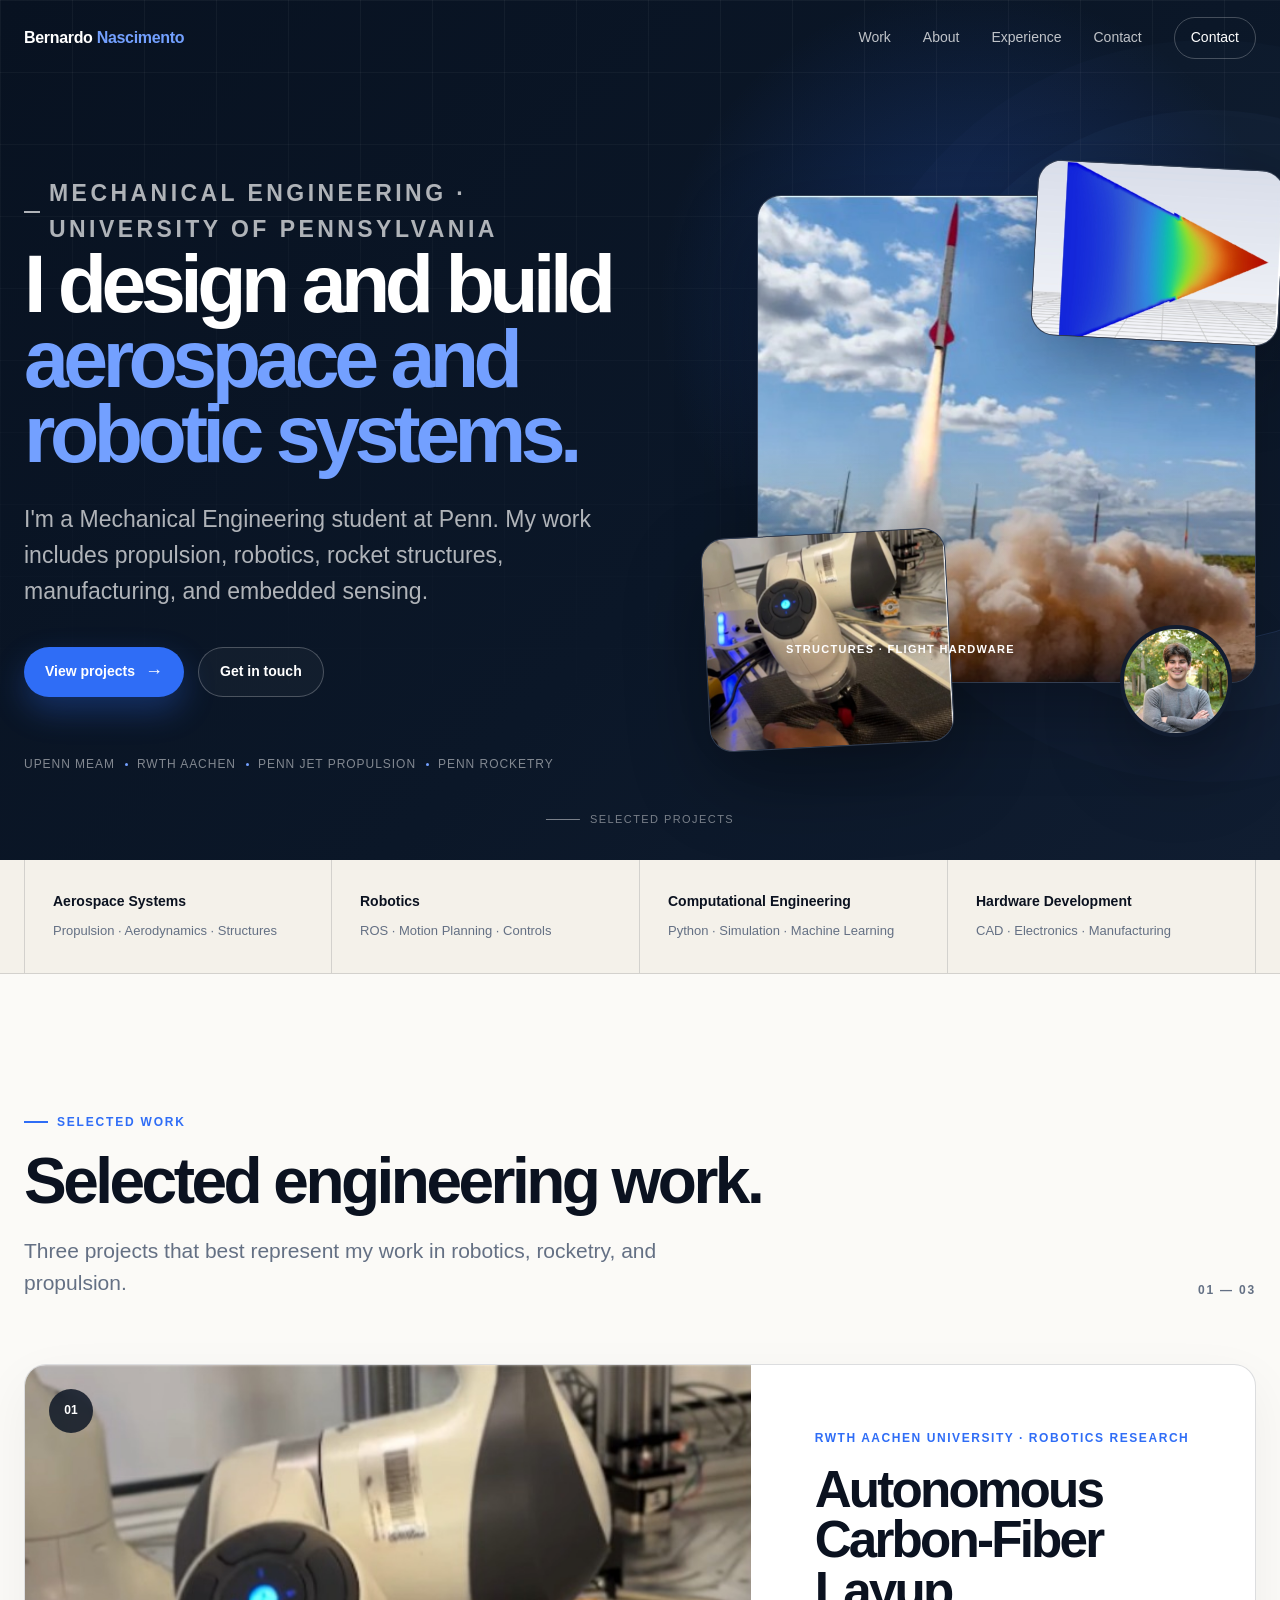
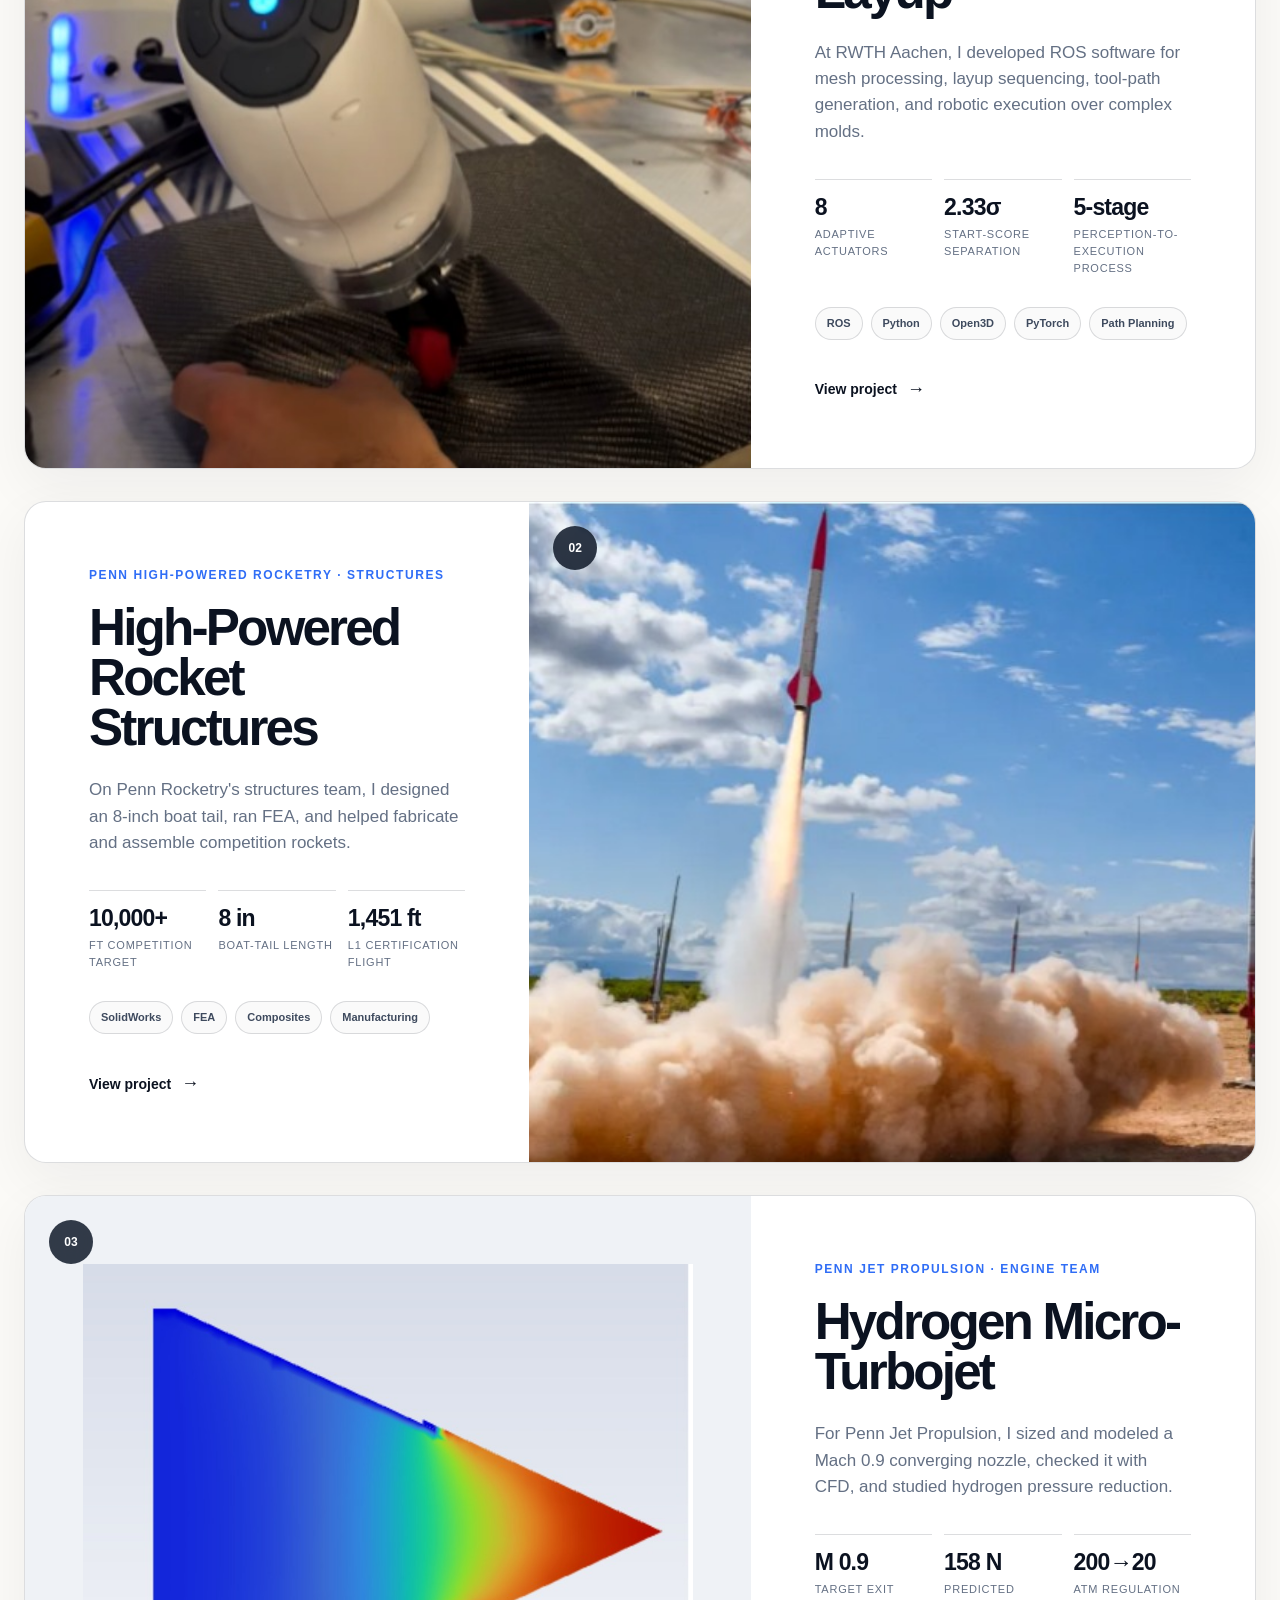
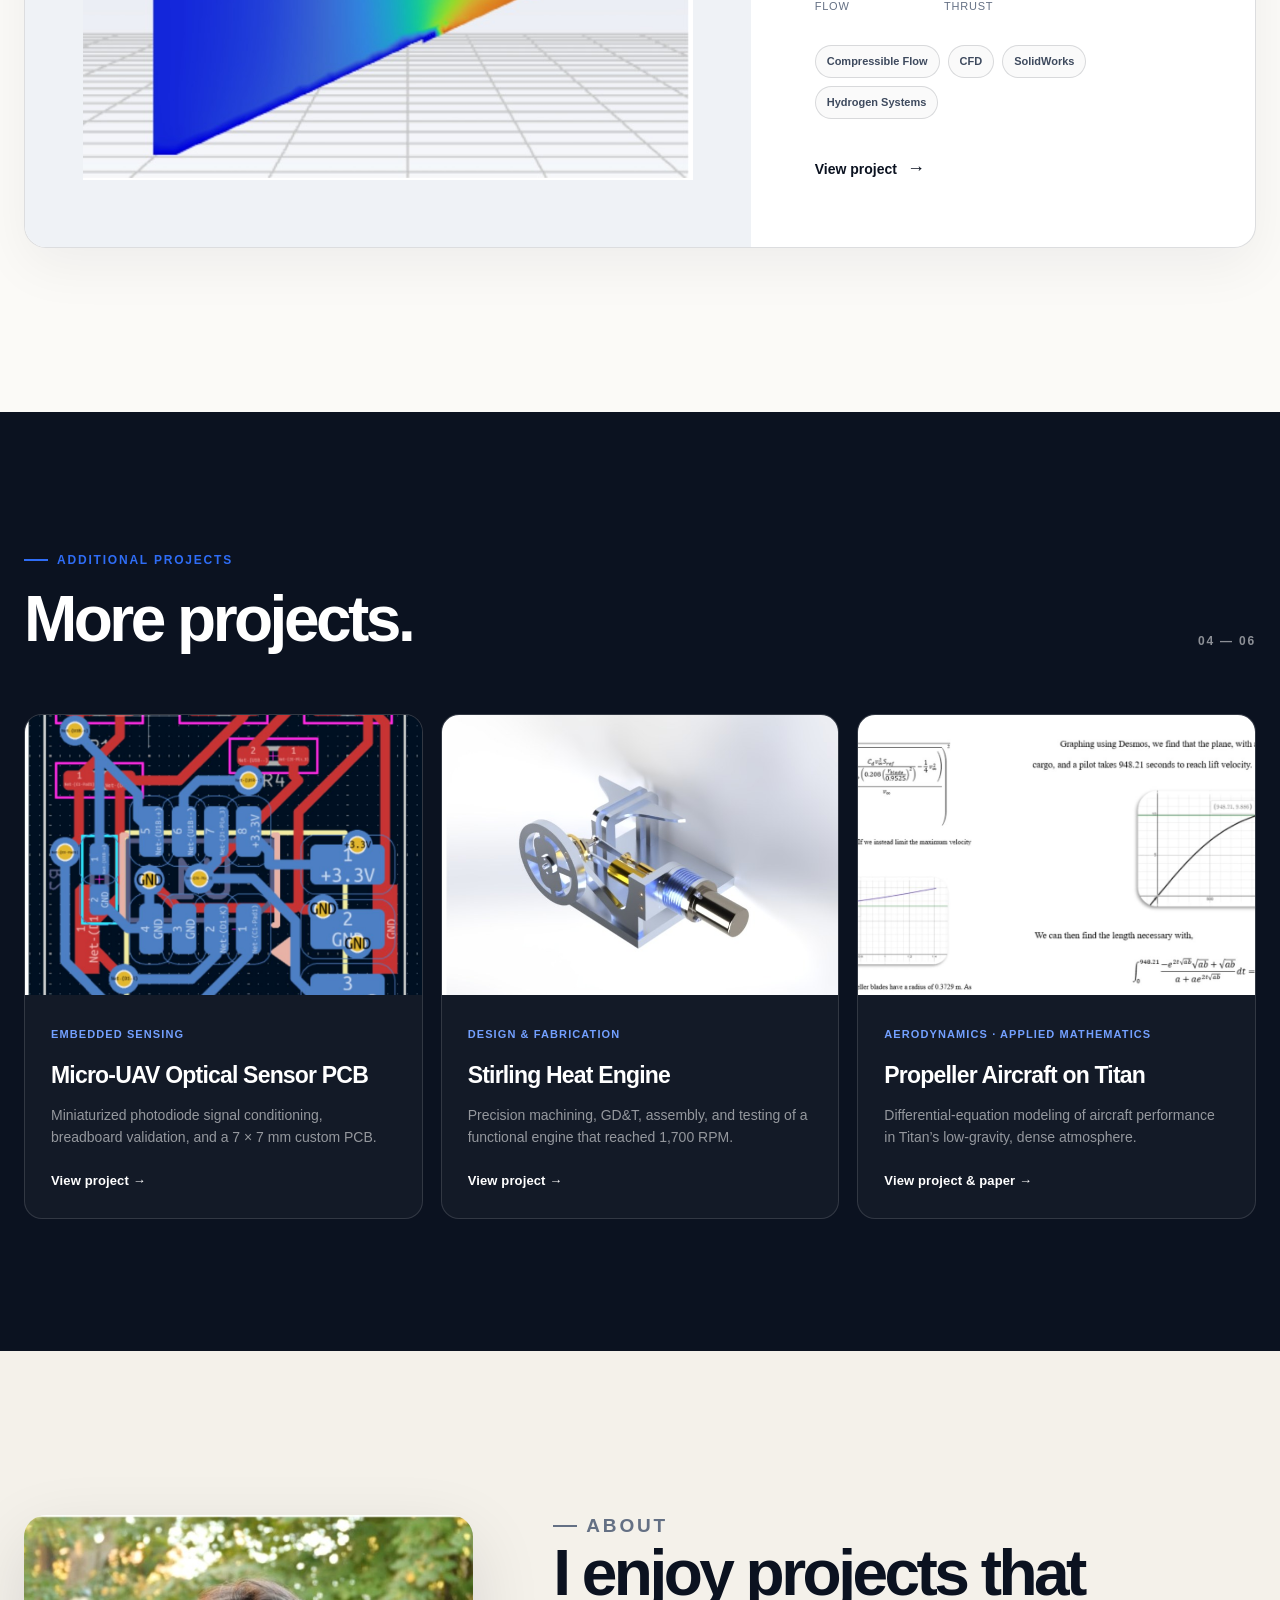
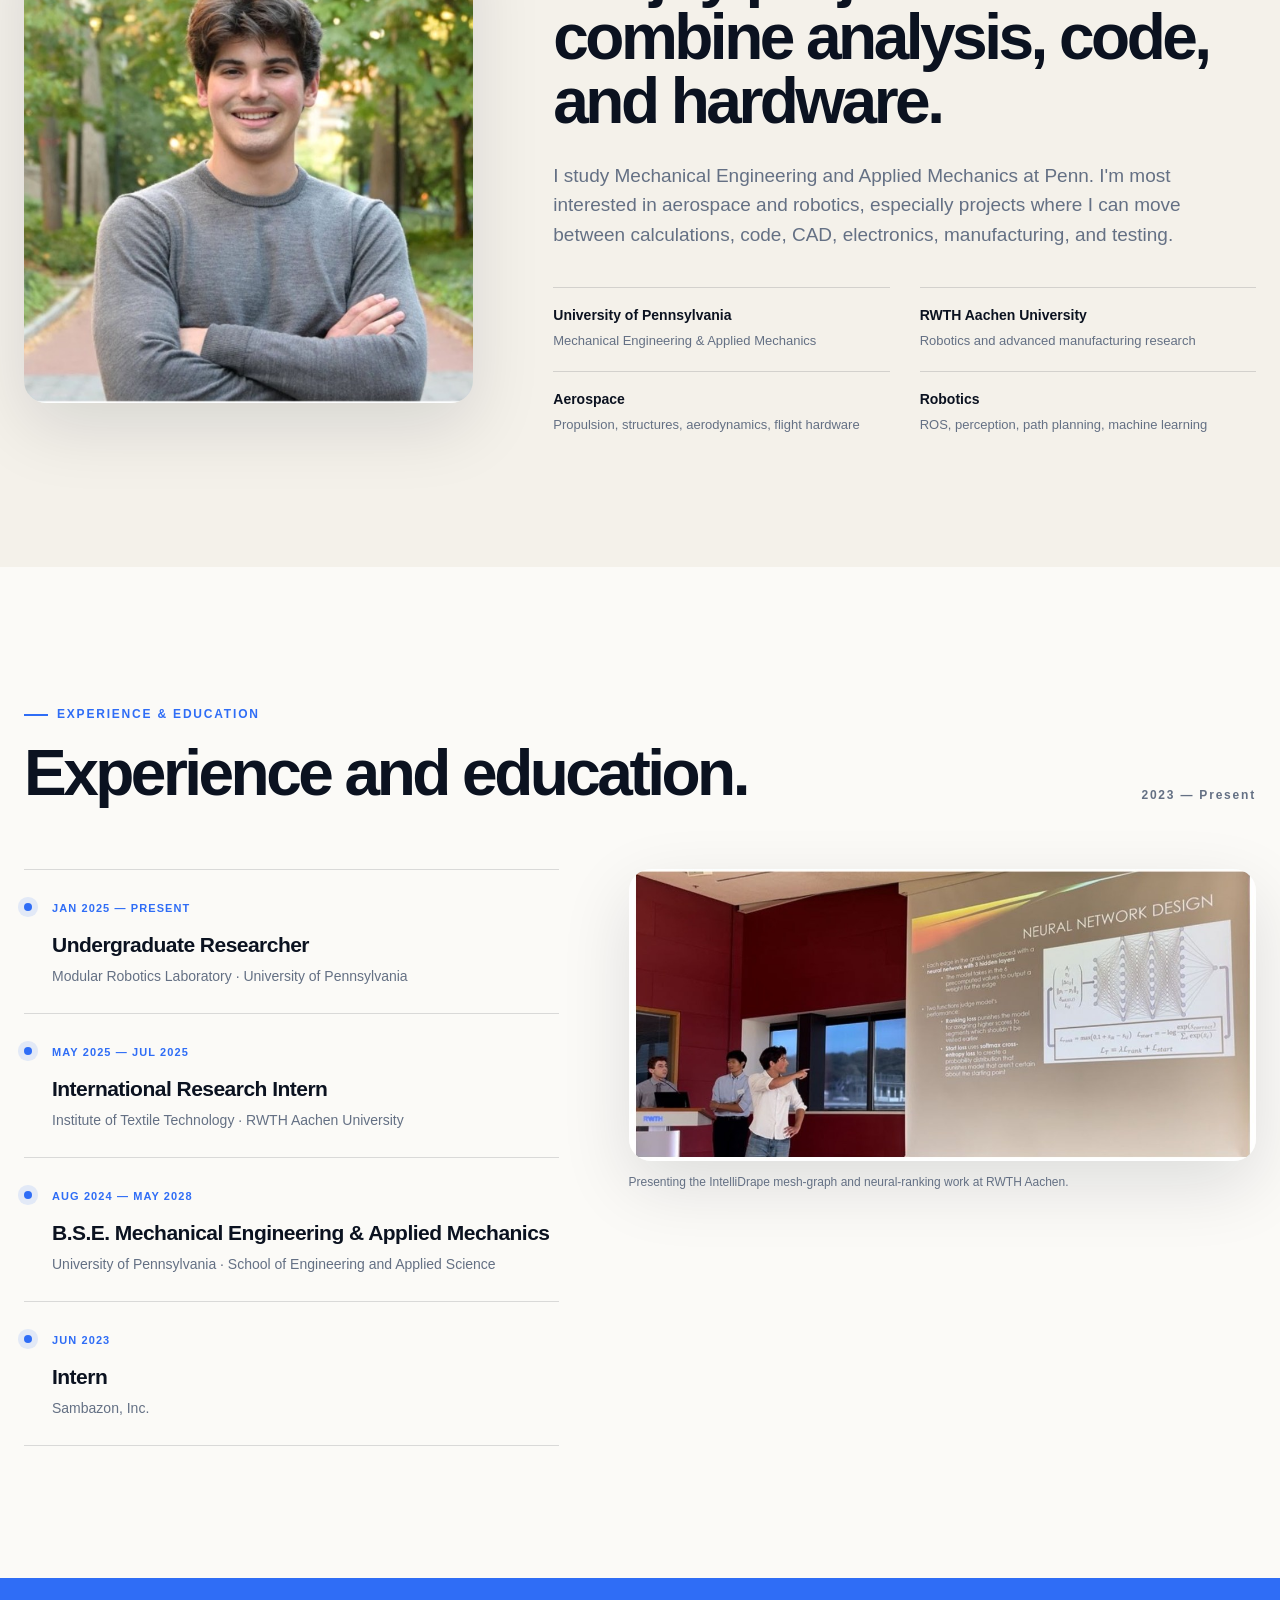
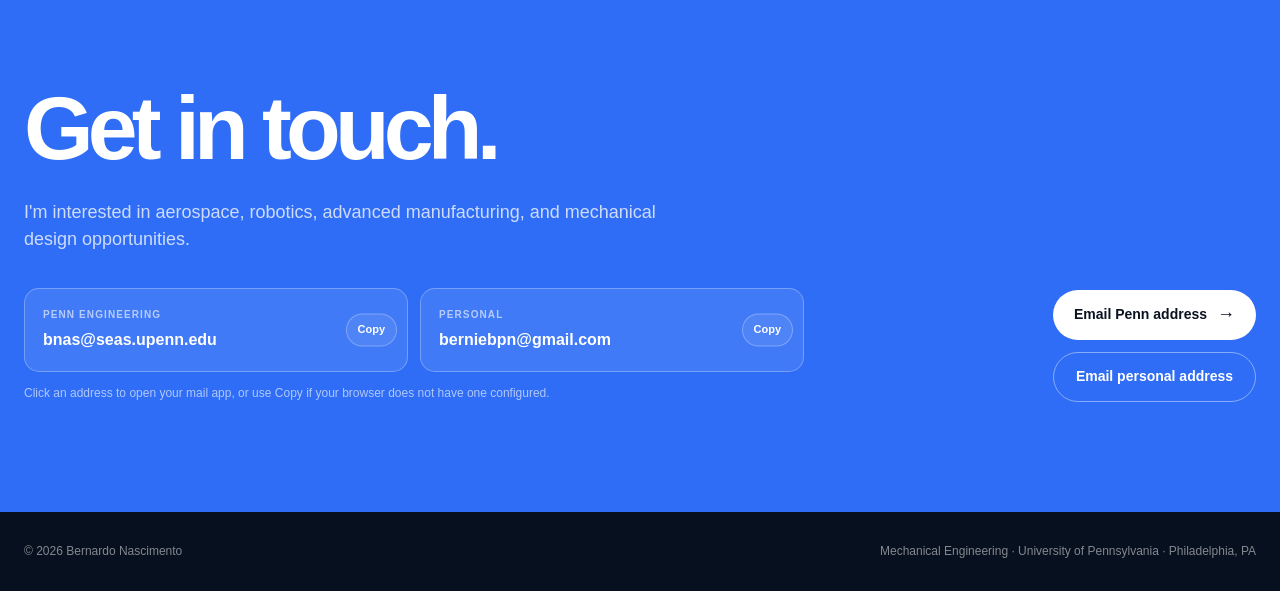
<file: index.html>
<!doctype html>
<html lang="en">
<head>
  <meta charset="utf-8">
  <meta name="viewport" content="width=device-width, initial-scale=1">
  <meta name="description" content="Bernardo Nascimento's engineering portfolio, featuring projects in robotics, aerospace, propulsion, electronics, and manufacturing.">
  <title>Bernardo Nascimento | Engineering Portfolio</title>
  <link rel="stylesheet" href="styles.css">
  <script defer src="script.js"></script>
</head>
<body>
  <header class="site-header">
    <nav class="nav container" aria-label="Primary navigation">
      <a class="brand" href="index.html">Bernardo <span>Nascimento</span></a>
      <button class="mobile-toggle" type="button" aria-label="Open navigation" aria-expanded="false"><span></span><span></span></button>
      <div class="nav-links">
        <a href="#work">Work</a>
        <a href="#about">About</a>
        <a href="#experience">Experience</a>
        <a href="#contact">Contact</a>
        <a class="nav-cta" href="#contact">Contact</a>
      </div>
    </nav>
  </header>

  <main>
    <section class="hero">
      <div class="hero-inner container">
        <div class="hero-copy">
          <p class="eyebrow">Mechanical Engineering · University of Pennsylvania</p>
          <h1>I design and build <em>aerospace and robotic systems.</em></h1>
          <p>I'm a Mechanical Engineering student at Penn. My work includes propulsion, robotics, rocket structures, manufacturing, and embedded sensing.</p>
          <div class="hero-actions">
            <a class="btn btn-primary" href="#work">View projects <span class="arrow">→</span></a>
            <a class="btn btn-secondary" href="#contact">Get in touch</a>
          </div>
          <div class="hero-affiliations" aria-label="Affiliations">
            <span>UPenn MEAM</span>
            <span>RWTH Aachen</span>
            <span>Penn Jet Propulsion</span>
            <span>Penn Rocketry</span>
          </div>
        </div>

        <div class="hero-visual" aria-label="Selected engineering work">
          <div class="visual-frame visual-main">
            <img src="assets/images/rocket-launch.jpg" alt="High-powered rocket launching into a blue sky">
            <span class="visual-label">Structures · Flight hardware</span>
          </div>
          <div class="visual-frame visual-carbon"><img src="assets/images/carbon-robot.jpg" alt="Robot manipulating carbon-fiber material"></div>
          <div class="visual-frame visual-nozzle"><img src="assets/images/turbojet-cfd.jpg" alt="CFD velocity contour through a converging nozzle"></div>
          <div class="visual-frame visual-portrait"><img src="assets/images/portrait.jpg" alt="Portrait of Bernardo Nascimento"></div>
        </div>
      </div>
      <div class="hero-scroll">Selected projects</div>
    </section>

    <section class="focus-strip" aria-label="Technical focus areas">
      <div class="focus-grid container">
        <div class="focus-item"><strong>Aerospace Systems</strong><span>Propulsion · Aerodynamics · Structures</span></div>
        <div class="focus-item"><strong>Robotics</strong><span>ROS · Motion Planning · Controls</span></div>
        <div class="focus-item"><strong>Computational Engineering</strong><span>Python · Simulation · Machine Learning</span></div>
        <div class="focus-item"><strong>Hardware Development</strong><span>CAD · Electronics · Manufacturing</span></div>
      </div>
    </section>

    <section class="section featured-projects" id="work">
      <div class="container">
        <div class="section-head reveal">
          <div>
            <p class="eyebrow">Selected work</p>
            <h2 class="section-title">Selected engineering work.</h2>
            <p class="section-copy">Three projects that best represent my work in robotics, rocketry, and propulsion.</p>
          </div>
          <span class="section-index">01 — 03</span>
        </div>

        <article class="project-feature reveal">
          <a class="project-media" href="projects/carbon-fiber.html" aria-label="View Autonomous Carbon-Fiber Layup project">
            <img src="assets/images/carbon-robot.jpg" alt="Robot working with carbon-fiber prepreg">
            <span class="project-number">01</span>
          </a>
          <div class="project-content">
            <span class="project-kicker">RWTH Aachen University · Robotics Research</span>
            <h3>Autonomous Carbon-Fiber Layup</h3>
            <p>At RWTH Aachen, I developed ROS software for mesh processing, layup sequencing, tool-path generation, and robotic execution over complex molds.</p>
            <div class="metric-row">
              <div class="metric"><strong>8</strong><span>Adaptive actuators</span></div>
              <div class="metric"><strong>2.33σ</strong><span>Start-score separation</span></div>
              <div class="metric"><strong>5-stage</strong><span>Perception-to-execution process</span></div>
            </div>
            <div class="tag-list"><span class="tag">ROS</span><span class="tag">Python</span><span class="tag">Open3D</span><span class="tag">PyTorch</span><span class="tag">Path Planning</span></div>
            <a class="project-link" href="projects/carbon-fiber.html">View project <span class="arrow">→</span></a>
          </div>
        </article>

        <article class="project-feature reveal">
          <a class="project-media" href="projects/rocketry.html" aria-label="View High-Powered Rocket Structures project">
            <img src="assets/images/rocket-launch.jpg" alt="High-powered rocket launching at competition">
            <span class="project-number">02</span>
          </a>
          <div class="project-content">
            <span class="project-kicker">Penn High-Powered Rocketry · Structures</span>
            <h3>High-Powered Rocket Structures</h3>
            <p>On Penn Rocketry's structures team, I designed an 8-inch boat tail, ran FEA, and helped fabricate and assemble competition rockets.</p>
            <div class="metric-row">
              <div class="metric"><strong>10,000+</strong><span>ft competition target</span></div>
              <div class="metric"><strong>8 in</strong><span>Boat-tail length</span></div>
              <div class="metric"><strong>1,451 ft</strong><span>L1 certification flight</span></div>
            </div>
            <div class="tag-list"><span class="tag">SolidWorks</span><span class="tag">FEA</span><span class="tag">Composites</span><span class="tag">Manufacturing</span></div>
            <a class="project-link" href="projects/rocketry.html">View project <span class="arrow">→</span></a>
          </div>
        </article>

        <article class="project-feature reveal">
          <a class="project-media contain" href="projects/turbojet.html" aria-label="View Hydrogen Micro-Turbojet project">
            <img src="assets/images/turbojet-cfd.jpg" alt="CFD contour through a converging turbojet nozzle">
            <span class="project-number">03</span>
          </a>
          <div class="project-content">
            <span class="project-kicker">Penn Jet Propulsion · Engine Team</span>
            <h3>Hydrogen Micro-Turbojet</h3>
            <p>For Penn Jet Propulsion, I sized and modeled a Mach 0.9 converging nozzle, checked it with CFD, and studied hydrogen pressure reduction.</p>
            <div class="metric-row">
              <div class="metric"><strong>M 0.9</strong><span>Target exit flow</span></div>
              <div class="metric"><strong>158 N</strong><span>Predicted thrust</span></div>
              <div class="metric"><strong>200→20</strong><span>atm regulation</span></div>
            </div>
            <div class="tag-list"><span class="tag">Compressible Flow</span><span class="tag">CFD</span><span class="tag">SolidWorks</span><span class="tag">Hydrogen Systems</span></div>
            <a class="project-link" href="projects/turbojet.html">View project <span class="arrow">→</span></a>
          </div>
        </article>
      </div>
    </section>

    <section class="section more-work">
      <div class="container">
        <div class="section-head reveal">
          <div>
            <p class="eyebrow">Additional projects</p>
            <h2 class="section-title">More projects.</h2>
          </div>
          <span class="section-index">04 — 06</span>
        </div>
        <div class="more-grid">
          <a class="small-project reveal" href="projects/pcb.html">
            <img src="assets/images/pcb-layout.jpg" alt="Compact PCB layout for a lighthouse-tracking photodiode sensor">
            <div class="small-project-body"><span>Embedded sensing</span><h3>Micro-UAV Optical Sensor PCB</h3><p>Miniaturized photodiode signal conditioning, breadboard validation, and a 7 × 7 mm custom PCB.</p><b>View project →</b></div>
          </a>
          <a class="small-project reveal" href="projects/heat-engine.html">
            <img src="assets/images/heat-engine-render.jpg" alt="CAD render of a Stirling heat engine">
            <div class="small-project-body"><span>Design & fabrication</span><h3>Stirling Heat Engine</h3><p>Precision machining, GD&amp;T, assembly, and testing of a functional engine that reached 1,700 RPM.</p><b>View project →</b></div>
          </a>
          <a class="small-project reveal" href="projects/titan-aircraft.html">
            <img src="assets/images/titan-analysis-overview.jpg" alt="Equations and performance plots from an aircraft analysis on Titan">
            <div class="small-project-body"><span>Aerodynamics · Applied mathematics</span><h3>Propeller Aircraft on Titan</h3><p>Differential-equation modeling of aircraft performance in Titan’s low-gravity, dense atmosphere.</p><b>View project &amp; paper →</b></div>
          </a>
        </div>
      </div>
    </section>

    <section class="section about-section" id="about">
      <div class="about-grid container">
        <div class="about-photo reveal"><img src="assets/images/portrait.jpg" alt="Bernardo Nascimento on the University of Pennsylvania campus"></div>
        <div class="about-copy reveal">
          <p class="eyebrow">About</p>
          <h2>I enjoy projects that combine analysis, code, and hardware.</h2>
          <p>I study Mechanical Engineering and Applied Mechanics at Penn. I'm most interested in aerospace and robotics, especially projects where I can move between calculations, code, CAD, electronics, manufacturing, and testing.</p>
          <div class="about-points">
            <div class="about-point"><strong>University of Pennsylvania</strong><span>Mechanical Engineering & Applied Mechanics</span></div>
            <div class="about-point"><strong>RWTH Aachen University</strong><span>Robotics and advanced manufacturing research</span></div>
            <div class="about-point"><strong>Aerospace</strong><span>Propulsion, structures, aerodynamics, flight hardware</span></div>
            <div class="about-point"><strong>Robotics</strong><span>ROS, perception, path planning, machine learning</span></div>
          </div>
        </div>
      </div>
    </section>

    <section class="section experience-section" id="experience">
      <div class="container">
        <div class="section-head reveal">
          <div>
            <p class="eyebrow">Experience &amp; education</p>
            <h2 class="section-title">Experience and education.</h2>
          </div>
          <span class="section-index">2023 — Present</span>
        </div>
        <div class="experience-grid">
          <div class="timeline reveal">
            <article class="timeline-item"><span>Jan 2025 — Present</span><h3>Undergraduate Researcher</h3><p>Modular Robotics Laboratory · University of Pennsylvania</p></article>
            <article class="timeline-item"><span>May 2025 — Jul 2025</span><h3>International Research Intern</h3><p>Institute of Textile Technology · RWTH Aachen University</p></article>
            <article class="timeline-item"><span>Aug 2024 — May 2028</span><h3>B.S.E. Mechanical Engineering &amp; Applied Mechanics</h3><p>University of Pennsylvania · School of Engineering and Applied Science</p></article>
            <article class="timeline-item"><span>Jun 2023</span><h3>Intern</h3><p>Sambazon, Inc.</p></article>
          </div>
          <figure class="experience-photo reveal">
            <img src="assets/images/rwth-presentation.jpg" alt="Bernardo presenting neural-network research at RWTH Aachen">
            <figcaption>Presenting the IntelliDrape mesh-graph and neural-ranking work at RWTH Aachen.</figcaption>
          </figure>
        </div>
      </div>
    </section>

    <section class="contact-section" id="contact">
      <div class="contact-grid container reveal">
        <div>
          <h2>Get in touch.</h2>
          <p>I'm interested in aerospace, robotics, advanced manufacturing, and mechanical design opportunities.</p>
          <div class="email-list" aria-label="Email addresses">
            <div class="email-card">
              <span>Penn Engineering</span>
              <a href="mailto:bnas@seas.upenn.edu?subject=Engineering%20Portfolio%20Inquiry">bnas@seas.upenn.edu</a>
              <button class="copy-email" type="button" data-email="bnas@seas.upenn.edu">Copy</button>
            </div>
            <div class="email-card">
              <span>Personal</span>
              <a href="mailto:berniebpn@gmail.com?subject=Engineering%20Portfolio%20Inquiry">berniebpn@gmail.com</a>
              <button class="copy-email" type="button" data-email="berniebpn@gmail.com">Copy</button>
            </div>
          </div>
          <p class="email-note">Click an address to open your mail app, or use Copy if your browser does not have one configured.</p>
        </div>
        <div class="contact-actions">
          <a class="btn btn-light" href="mailto:bnas@seas.upenn.edu?subject=Engineering%20Portfolio%20Inquiry">Email Penn address <span class="arrow">→</span></a>
          <a class="btn btn-outline-light" href="mailto:berniebpn@gmail.com?subject=Engineering%20Portfolio%20Inquiry">Email personal address</a>
        </div>
      </div>
    </section>
  </main>

  <footer class="footer">
    <div class="footer-inner container"><span>© 2026 Bernardo Nascimento</span><span>Mechanical Engineering · University of Pennsylvania · Philadelphia, PA</span></div>
  </footer>
</body>
</html>
</file>
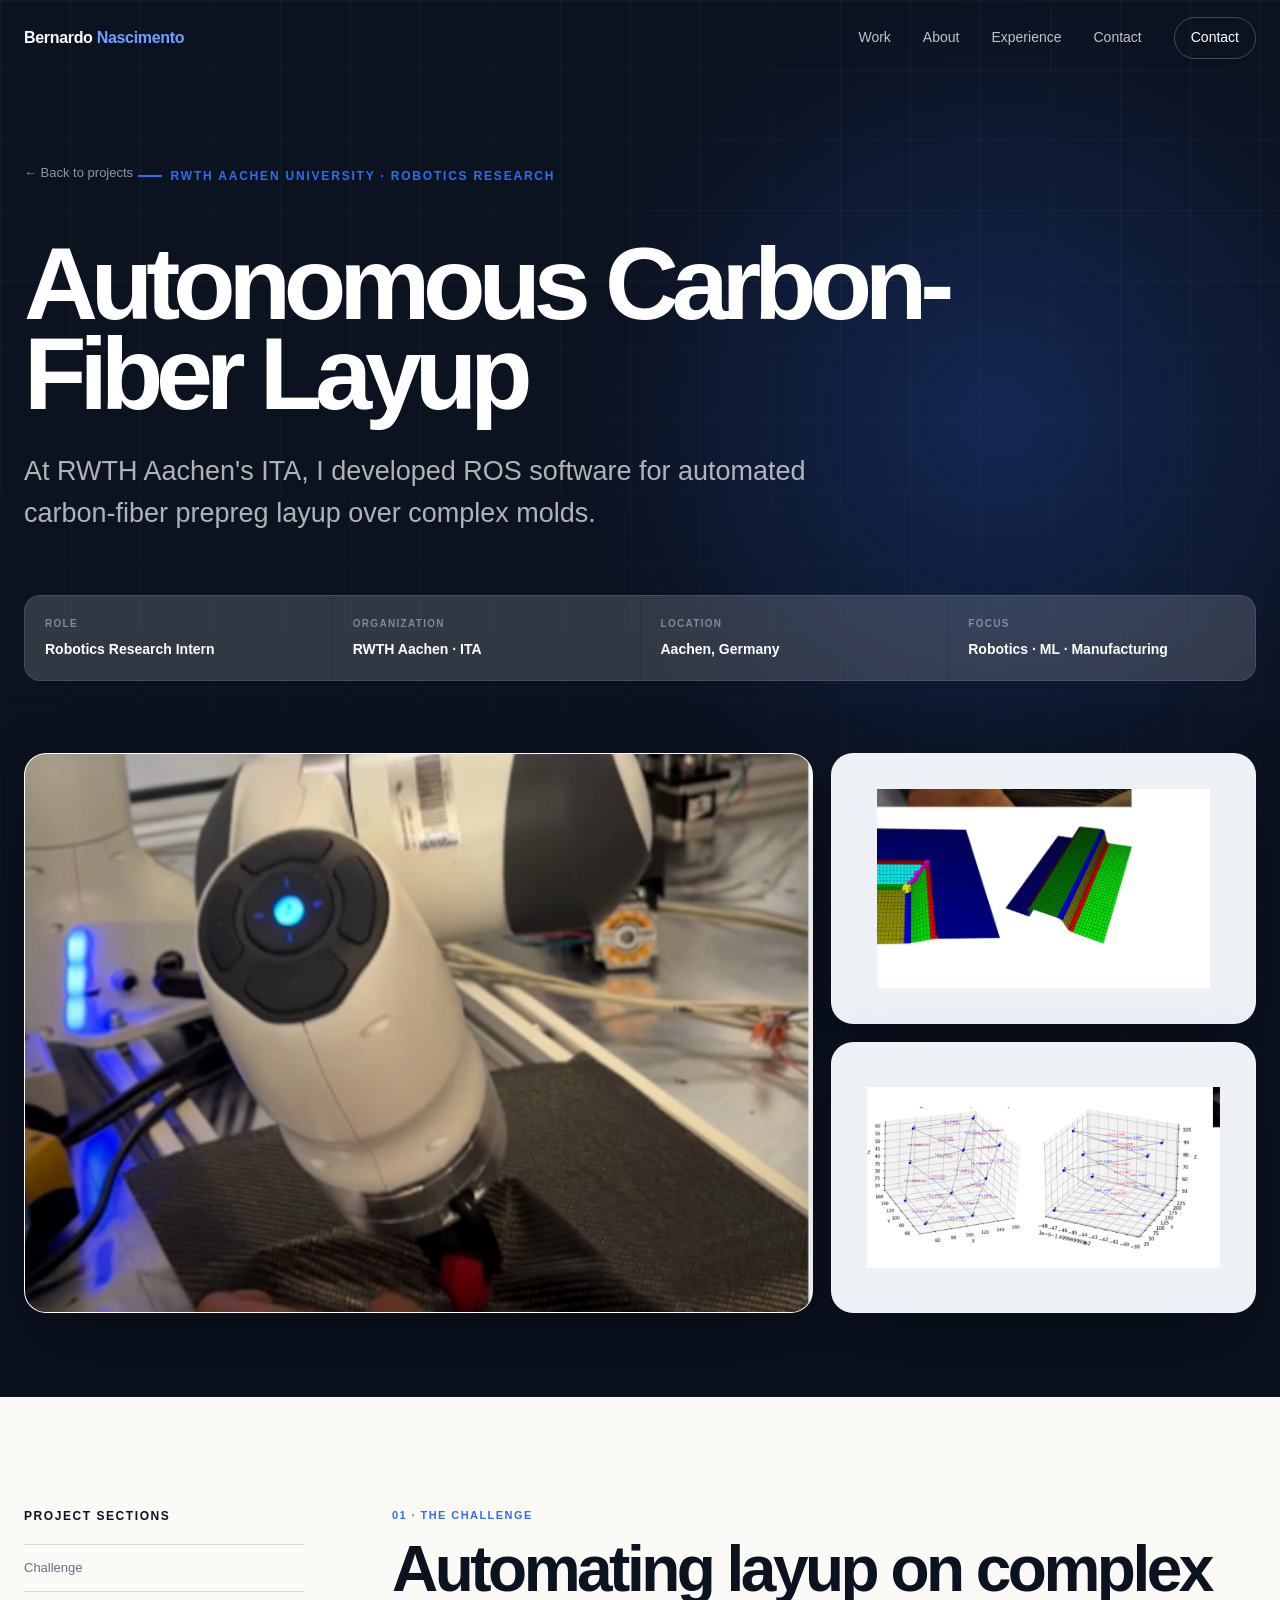
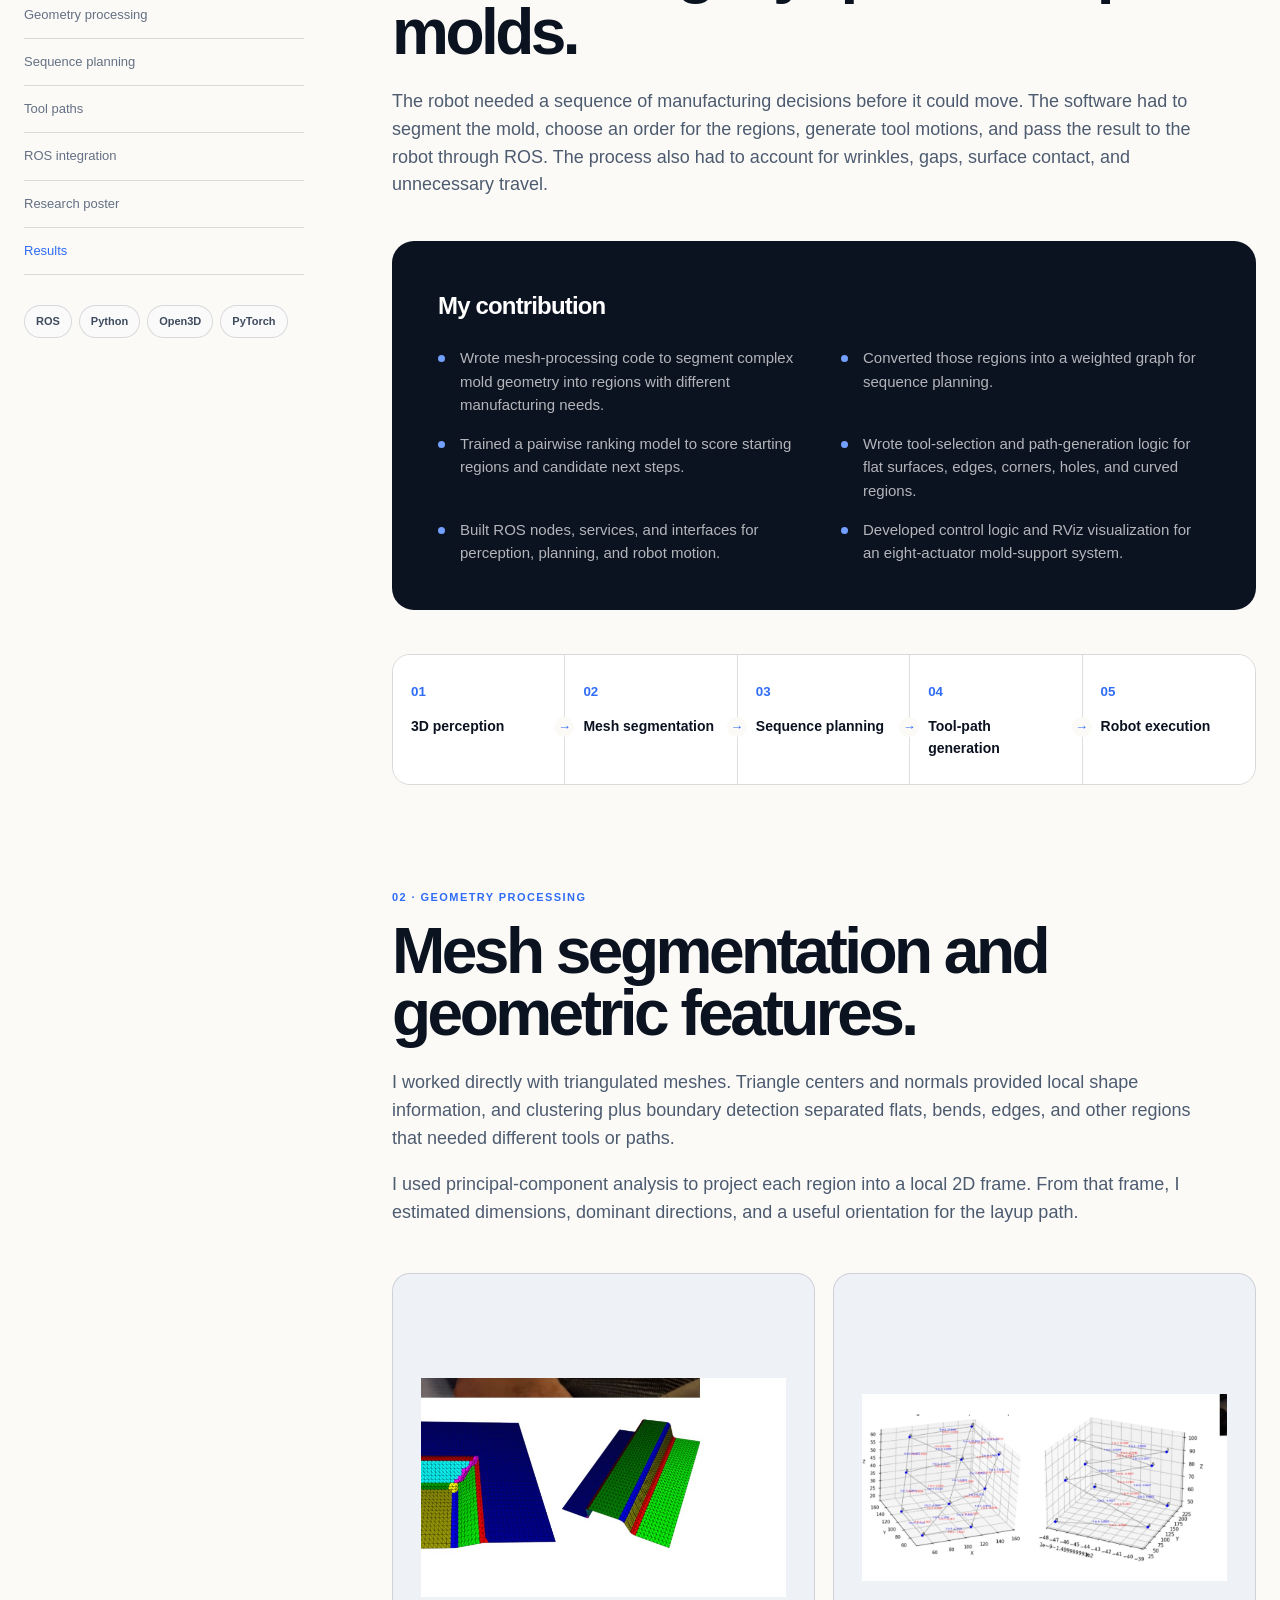
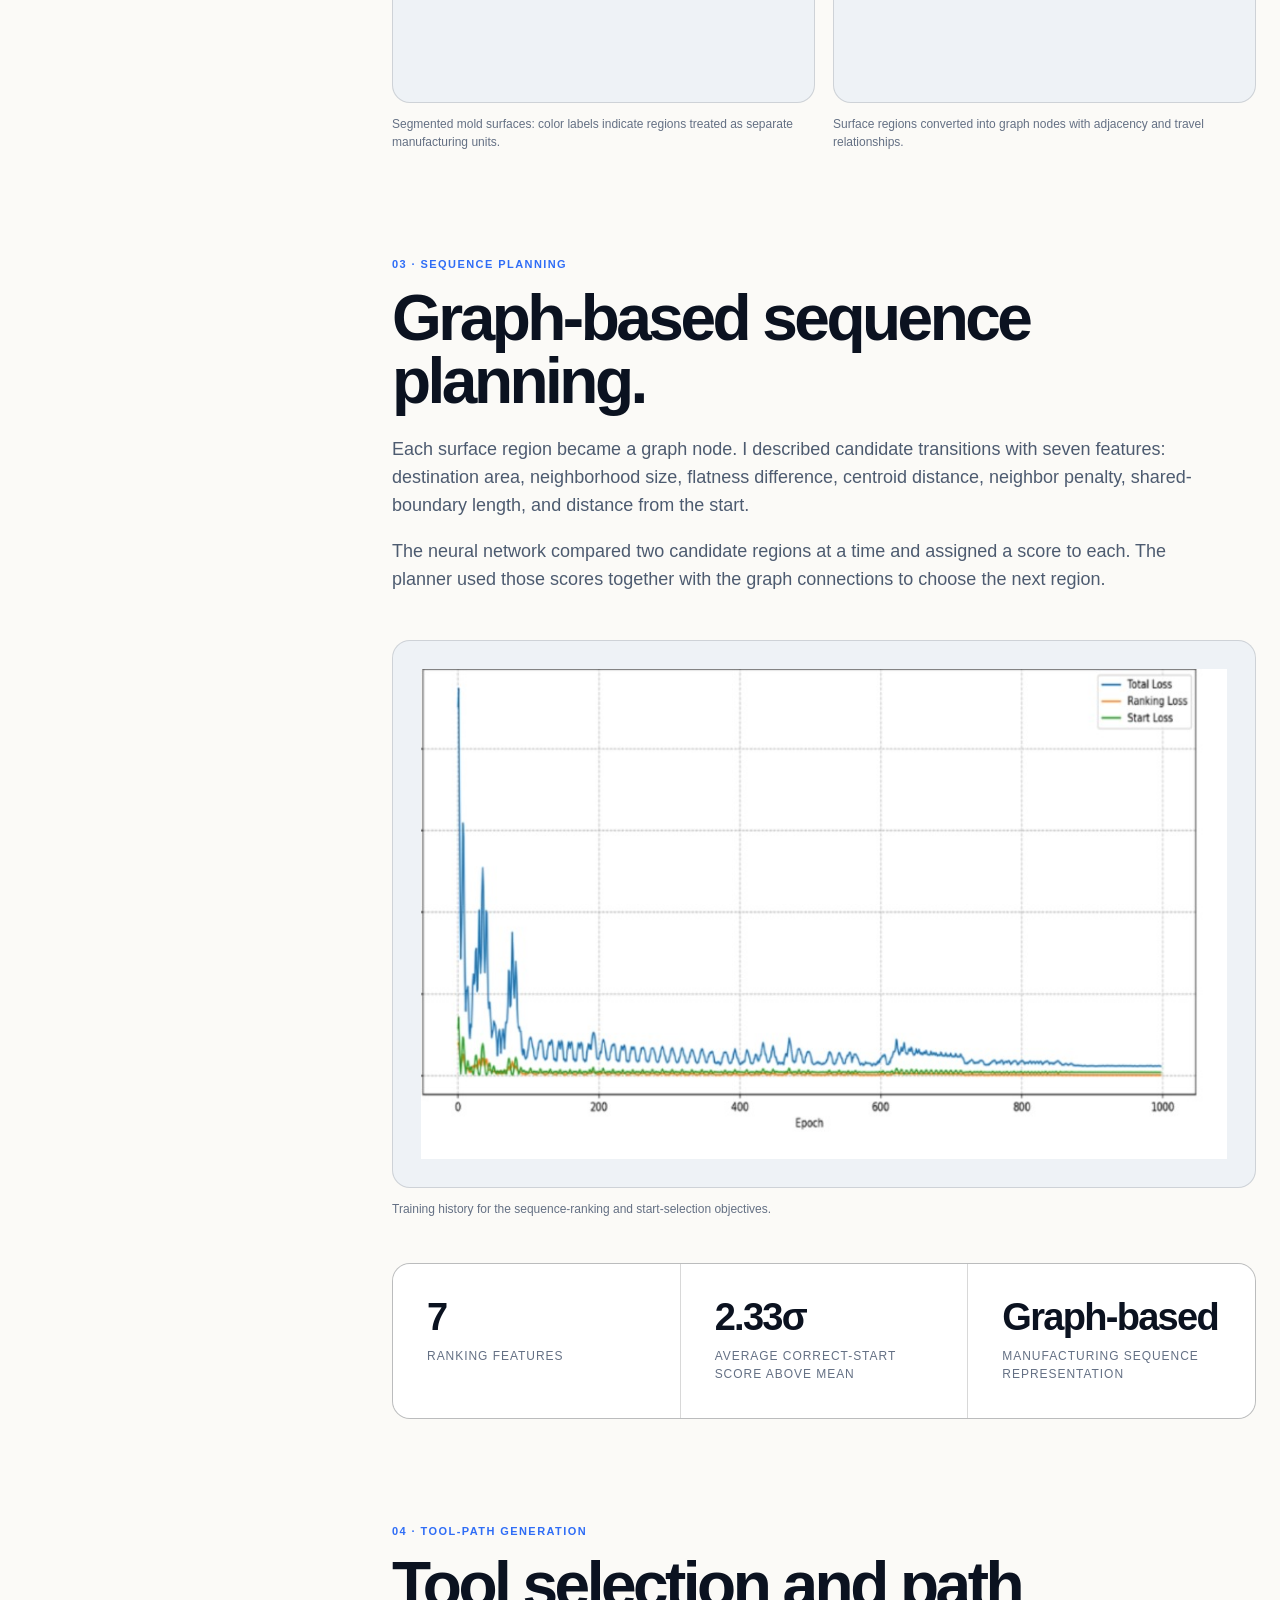
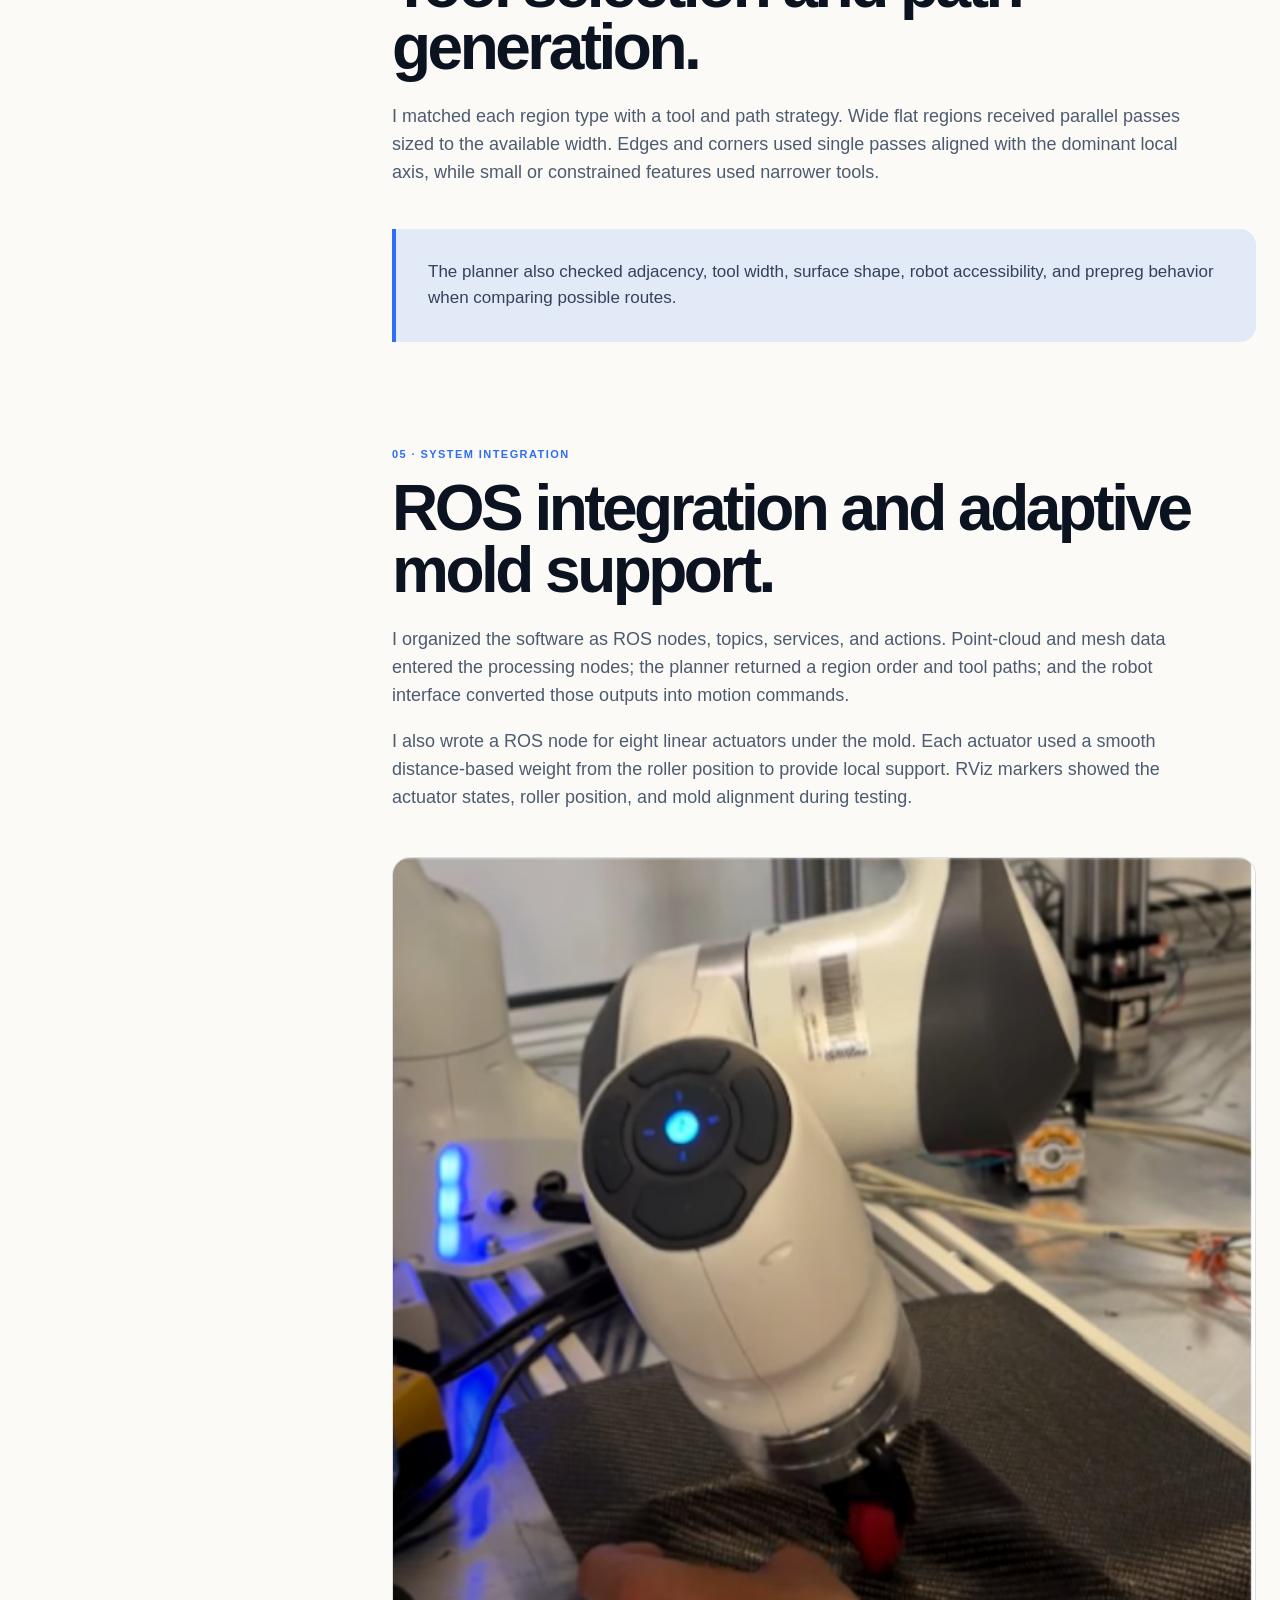
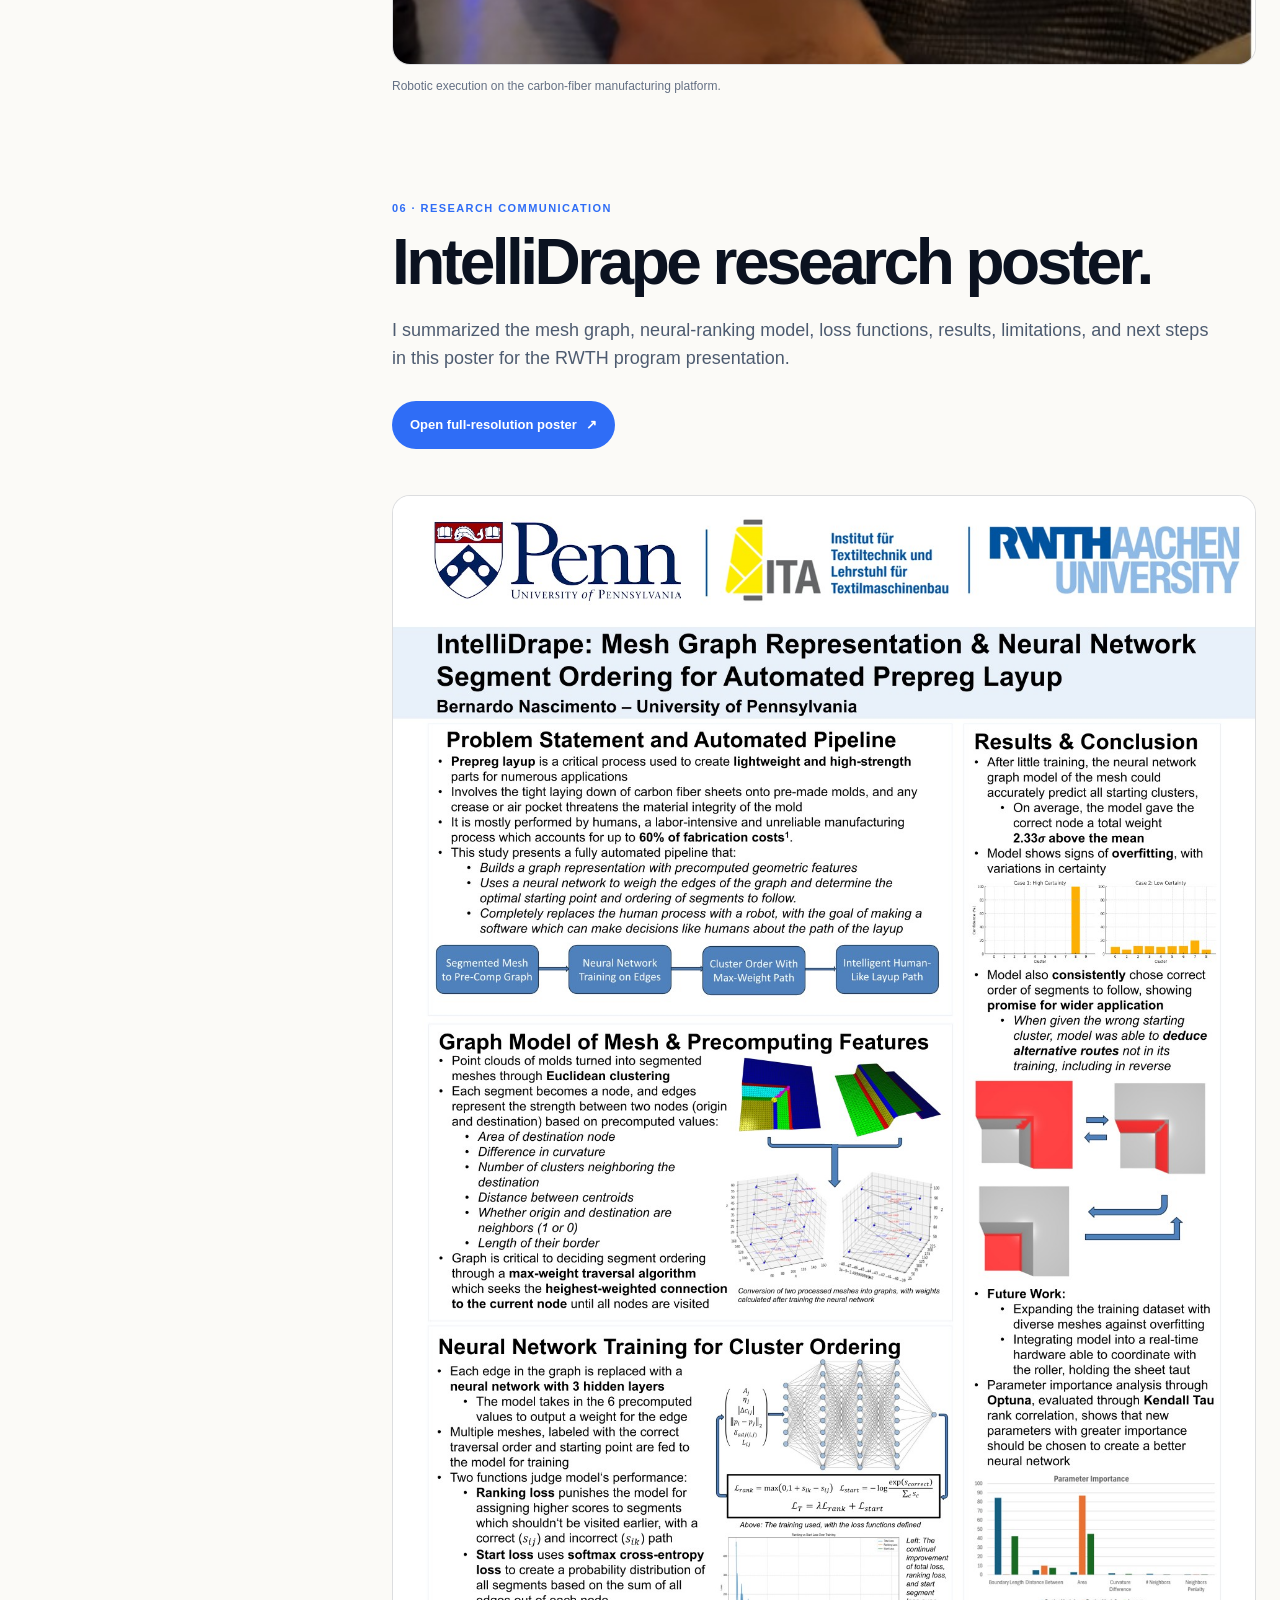
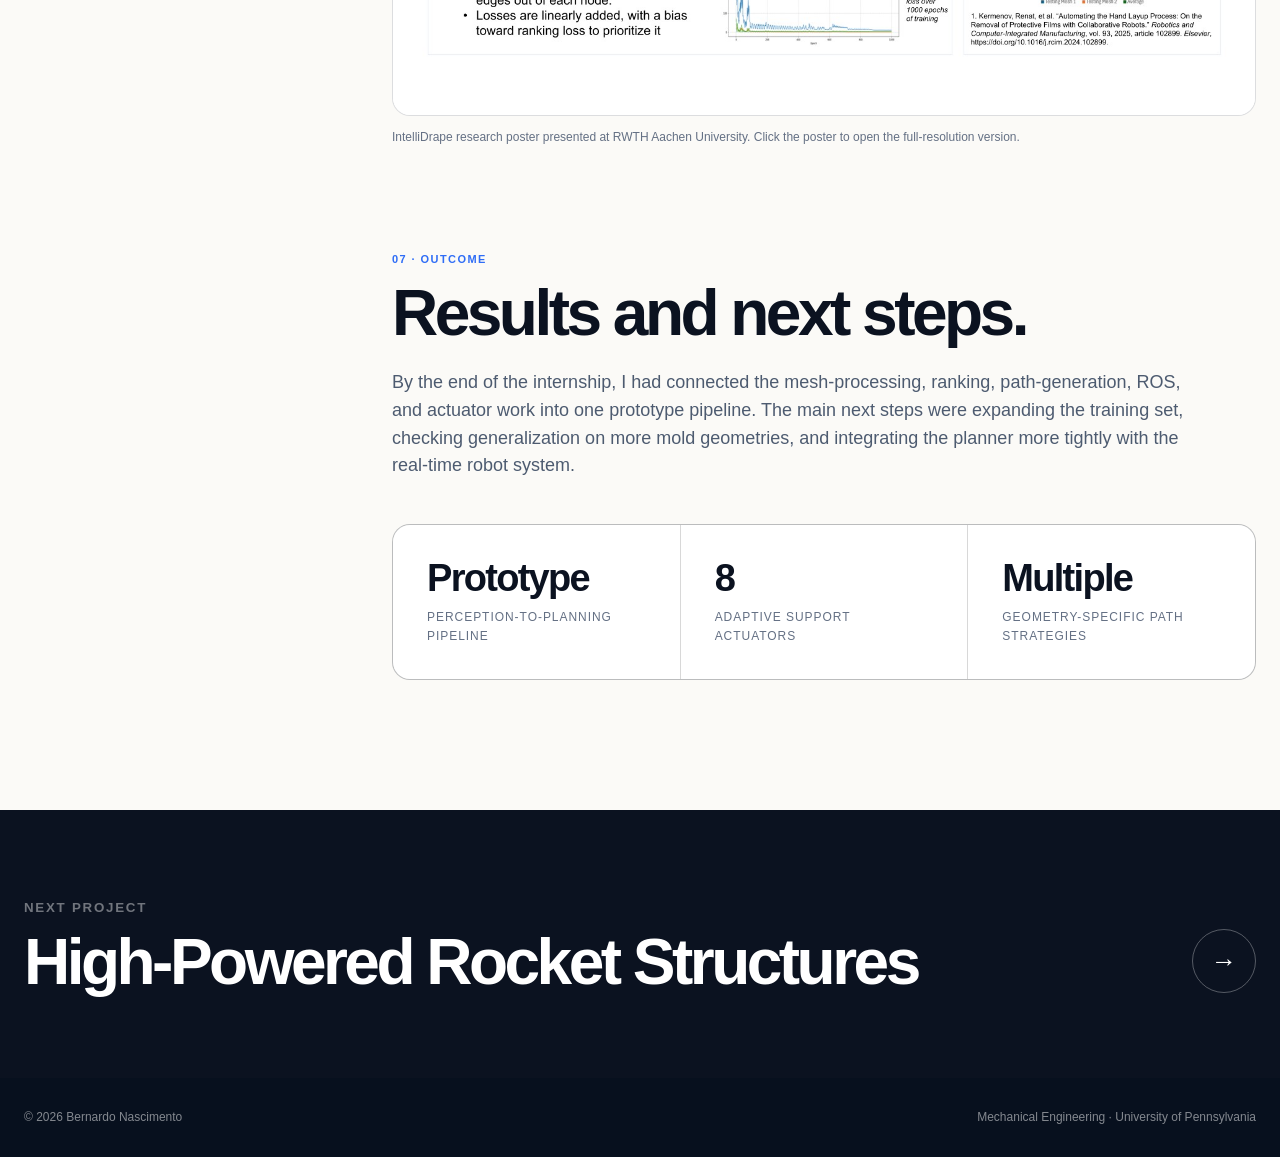
<file: projects/carbon-fiber.html>
<!doctype html>
<html lang="en">
<head>
  <meta charset="utf-8"><meta name="viewport" content="width=device-width, initial-scale=1">
  <meta name="description" content="Robotics research by Bernardo Nascimento at RWTH Aachen involving ROS, mesh processing, graph-based sequence planning, machine learning, and carbon-fiber layup.">
  <title>Autonomous Carbon-Fiber Layup | Bernardo Nascimento</title>
  <link rel="stylesheet" href="../styles.css"><script defer src="../script.js"></script>
</head>
<body class="project-page">
<header class="site-header"><nav class="nav container" aria-label="Primary navigation"><a class="brand" href="../index.html">Bernardo <span>Nascimento</span></a><button class="mobile-toggle" type="button" aria-label="Open navigation" aria-expanded="false"><span></span><span></span></button><div class="nav-links"><a href="../index.html#work">Work</a><a href="../index.html#about">About</a><a href="../index.html#experience">Experience</a><a href="../index.html#contact">Contact</a><a class="nav-cta" href="../index.html#contact">Contact</a></div></nav></header>
<main>
<section class="project-hero">
  <div class="project-hero-inner container">
    <a class="back-link" href="../index.html#work">← Back to projects</a>
    <p class="eyebrow">RWTH Aachen University · Robotics Research</p>
    <h1>Autonomous Carbon-Fiber Layup</h1>
    <p class="lead">At RWTH Aachen's ITA, I developed ROS software for automated carbon-fiber prepreg layup over complex molds.</p>
    <div class="project-meta-row">
      <div class="project-meta"><span>Role</span><strong>Robotics Research Intern</strong></div>
      <div class="project-meta"><span>Organization</span><strong>RWTH Aachen · ITA</strong></div>
      <div class="project-meta"><span>Location</span><strong>Aachen, Germany</strong></div>
      <div class="project-meta"><span>Focus</span><strong>Robotics · ML · Manufacturing</strong></div>
    </div>
    <div class="project-hero-media">
      <img src="../assets/images/carbon-robot.jpg" alt="Robot interacting with carbon-fiber material">
      <div class="stack"><img class="contain" src="../assets/images/carbon-mesh.jpg" alt="Color-segmented composite mold meshes"><img class="contain" src="../assets/images/carbon-graphs.jpg" alt="Graph representations of segmented mold regions"></div>
    </div>
  </div>
</section>
<section class="project-body">
  <div class="case-grid container">
    <aside class="case-aside"><h3>Project sections</h3><ul><li><a href="#challenge">Challenge</a></li><li><a href="#geometry">Geometry processing</a></li><li><a href="#planning">Sequence planning</a></li><li><a href="#paths">Tool paths</a></li><li><a href="#integration">ROS integration</a></li><li><a href="#poster">Research poster</a></li><li><a href="#results">Results</a></li></ul><div class="aside-tags"><span class="tag">ROS</span><span class="tag">Python</span><span class="tag">Open3D</span><span class="tag">PyTorch</span></div></aside>
    <div class="case-main">
      <section class="case-section reveal" id="challenge"><span class="section-no">01 · THE CHALLENGE</span><h2>Automating layup on complex molds.</h2><p>The robot needed a sequence of manufacturing decisions before it could move. The software had to segment the mold, choose an order for the regions, generate tool motions, and pass the result to the robot through ROS. The process also had to account for wrinkles, gaps, surface contact, and unnecessary travel.</p><div class="contribution-box"><h3>My contribution</h3><ul class="contribution-list"><li>Wrote mesh-processing code to segment complex mold geometry into regions with different manufacturing needs.</li><li>Converted those regions into a weighted graph for sequence planning.</li><li>Trained a pairwise ranking model to score starting regions and candidate next steps.</li><li>Wrote tool-selection and path-generation logic for flat surfaces, edges, corners, holes, and curved regions.</li><li>Built ROS nodes, services, and interfaces for perception, planning, and robot motion.</li><li>Developed control logic and RViz visualization for an eight-actuator mold-support system.</li></ul></div><div class="process-flow"><div class="process-step"><small>01</small><strong>3D perception</strong></div><div class="process-step"><small>02</small><strong>Mesh segmentation</strong></div><div class="process-step"><small>03</small><strong>Sequence planning</strong></div><div class="process-step"><small>04</small><strong>Tool-path generation</strong></div><div class="process-step"><small>05</small><strong>Robot execution</strong></div></div></section>

      <section class="case-section reveal" id="geometry"><span class="section-no">02 · GEOMETRY PROCESSING</span><h2>Mesh segmentation and geometric features.</h2><p>I worked directly with triangulated meshes. Triangle centers and normals provided local shape information, and clustering plus boundary detection separated flats, bends, edges, and other regions that needed different tools or paths.</p><p>I used principal-component analysis to project each region into a local 2D frame. From that frame, I estimated dimensions, dominant directions, and a useful orientation for the layup path.</p><div class="figure-grid"><figure class="figure"><img class="contain" src="../assets/images/carbon-mesh.jpg" alt="Color-coded segmented mesh regions"><figcaption>Segmented mold surfaces: color labels indicate regions treated as separate manufacturing units.</figcaption></figure><figure class="figure"><img class="contain" src="../assets/images/carbon-graphs.jpg" alt="Weighted graphs generated from mesh regions"><figcaption>Surface regions converted into graph nodes with adjacency and travel relationships.</figcaption></figure></div></section>

      <section class="case-section reveal" id="planning"><span class="section-no">03 · SEQUENCE PLANNING</span><h2>Graph-based sequence planning.</h2><p>Each surface region became a graph node. I described candidate transitions with seven features: destination area, neighborhood size, flatness difference, centroid distance, neighbor penalty, shared-boundary length, and distance from the start.</p><p>The neural network compared two candidate regions at a time and assigned a score to each. The planner used those scores together with the graph connections to choose the next region.</p><figure class="figure"><img class="contain" src="../assets/images/carbon-training.jpg" alt="Training loss plot for the pairwise ranking model"><figcaption>Training history for the sequence-ranking and start-selection objectives.</figcaption></figure><div class="stats-band"><div class="stat-card"><strong>7</strong><span>Ranking features</span></div><div class="stat-card"><strong>2.33σ</strong><span>Average correct-start score above mean</span></div><div class="stat-card"><strong>Graph-based</strong><span>Manufacturing sequence representation</span></div></div></section>

      <section class="case-section reveal" id="paths"><span class="section-no">04 · TOOL-PATH GENERATION</span><h2>Tool selection and path generation.</h2><p>I matched each region type with a tool and path strategy. Wide flat regions received parallel passes sized to the available width. Edges and corners used single passes aligned with the dominant local axis, while small or constrained features used narrower tools.</p><div class="callout">The planner also checked adjacency, tool width, surface shape, robot accessibility, and prepreg behavior when comparing possible routes.</div></section>

      <section class="case-section reveal" id="integration"><span class="section-no">05 · SYSTEM INTEGRATION</span><h2>ROS integration and adaptive mold support.</h2><p>I organized the software as ROS nodes, topics, services, and actions. Point-cloud and mesh data entered the processing nodes; the planner returned a region order and tool paths; and the robot interface converted those outputs into motion commands.</p><p>I also wrote a ROS node for eight linear actuators under the mold. Each actuator used a smooth distance-based weight from the roller position to provide local support. RViz markers showed the actuator states, roller position, and mold alignment during testing.</p><figure class="figure"><img src="../assets/images/carbon-robot.jpg" alt="Robot executing work over carbon-fiber material"><figcaption>Robotic execution on the carbon-fiber manufacturing platform.</figcaption></figure></section>

      <section class="case-section reveal" id="poster"><span class="section-no">06 · RESEARCH COMMUNICATION</span><h2>IntelliDrape research poster.</h2><p>I summarized the mesh graph, neural-ranking model, loss functions, results, limitations, and next steps in this poster for the RWTH program presentation.</p><div class="resource-actions"><a class="resource-btn" href="../assets/documents/intellidrape-research-poster.jpg" target="_blank" rel="noopener">Open full-resolution poster <span>↗</span></a></div><figure class="figure poster-figure"><a href="../assets/documents/intellidrape-research-poster.jpg" target="_blank" rel="noopener"><img src="../assets/documents/intellidrape-research-poster.jpg" alt="IntelliDrape research poster on mesh graph representation and neural-network segment ordering"></a><figcaption>IntelliDrape research poster presented at RWTH Aachen University. Click the poster to open the full-resolution version.</figcaption></figure></section>

      <section class="case-section reveal" id="results"><span class="section-no">07 · OUTCOME</span><h2>Results and next steps.</h2><p>By the end of the internship, I had connected the mesh-processing, ranking, path-generation, ROS, and actuator work into one prototype pipeline. The main next steps were expanding the training set, checking generalization on more mold geometries, and integrating the planner more tightly with the real-time robot system.</p><div class="stats-band"><div class="stat-card"><strong>Prototype</strong><span>Perception-to-planning pipeline</span></div><div class="stat-card"><strong>8</strong><span>Adaptive support actuators</span></div><div class="stat-card"><strong>Multiple</strong><span>Geometry-specific path strategies</span></div></div></section>
    </div>
  </div>
</section>
<section class="project-next"><a href="rocketry.html"><div class="project-next-inner container"><div><small>Next project</small><h2>High-Powered Rocket Structures</h2></div><span class="next-circle">→</span></div></a></section>
</main>
<footer class="footer"><div class="footer-inner container"><span>© 2026 Bernardo Nascimento</span><span>Mechanical Engineering · University of Pennsylvania</span></div></footer>
</body></html>
</file>
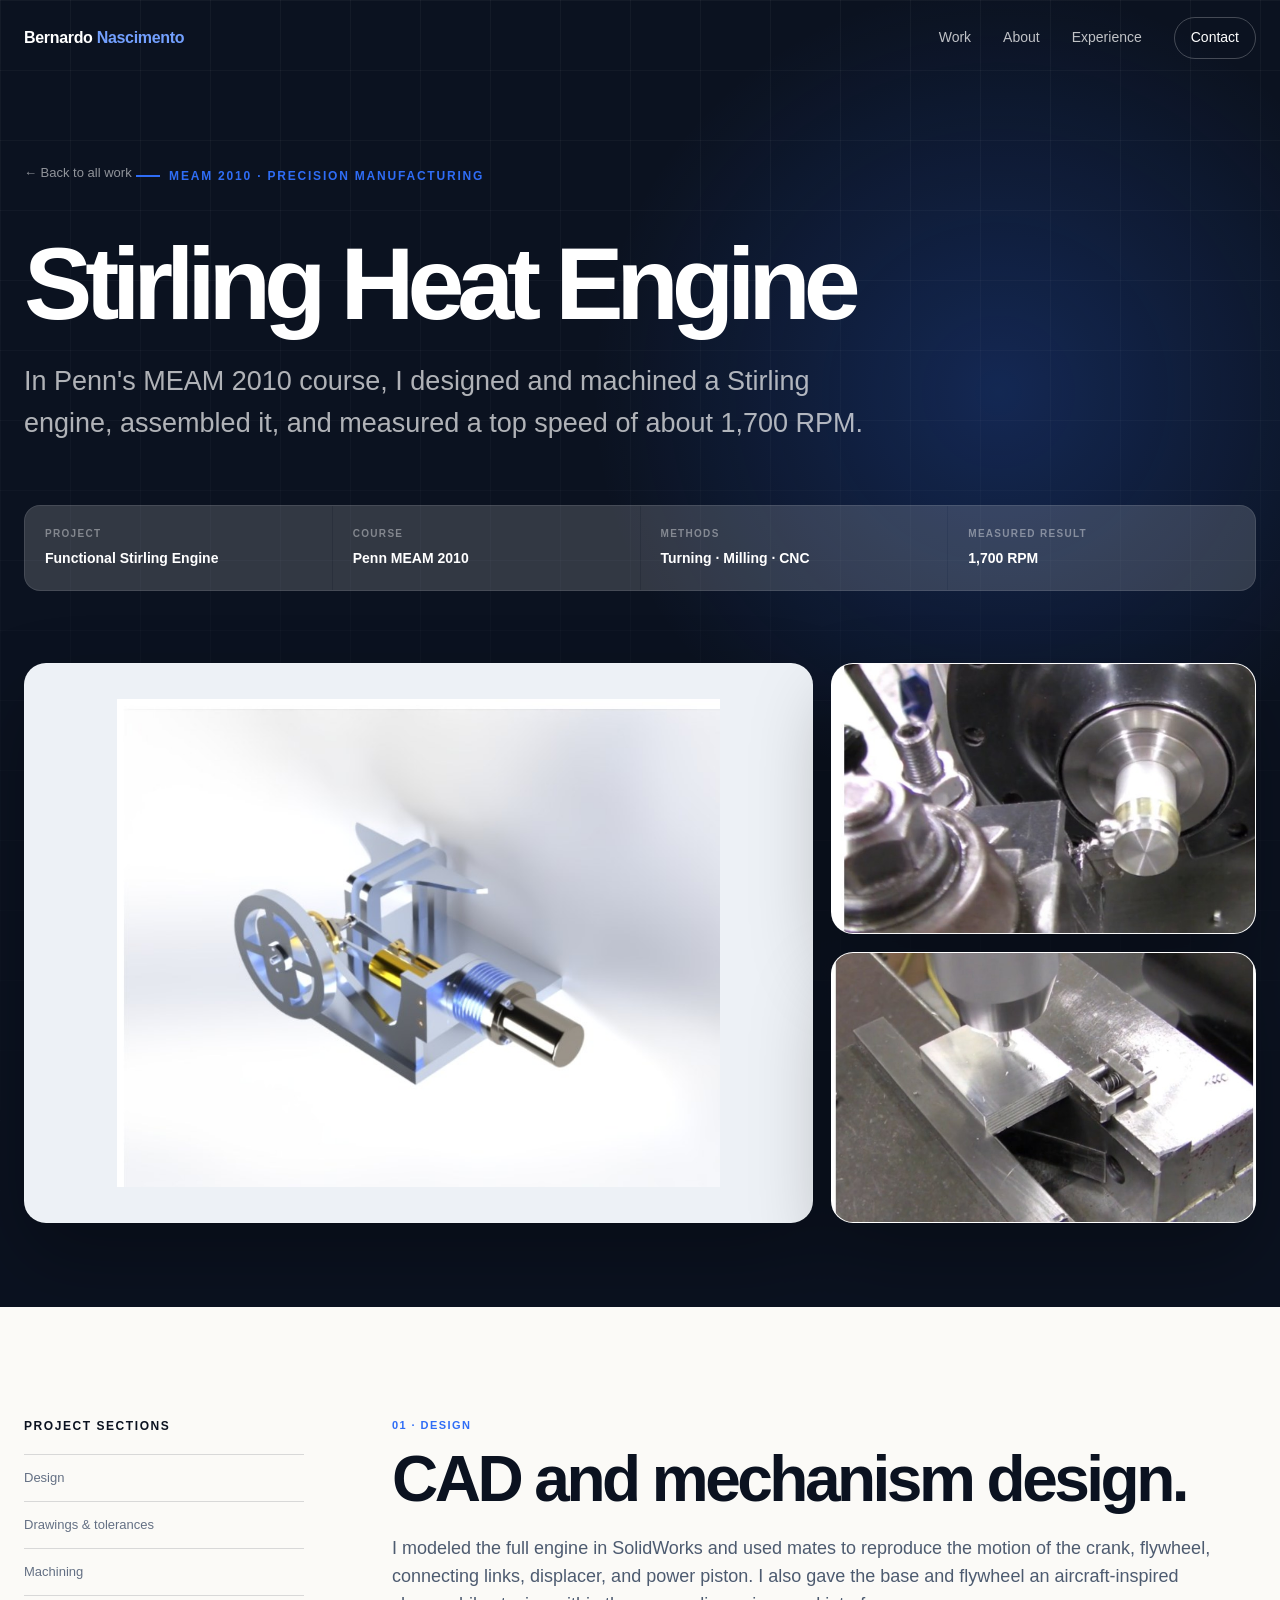
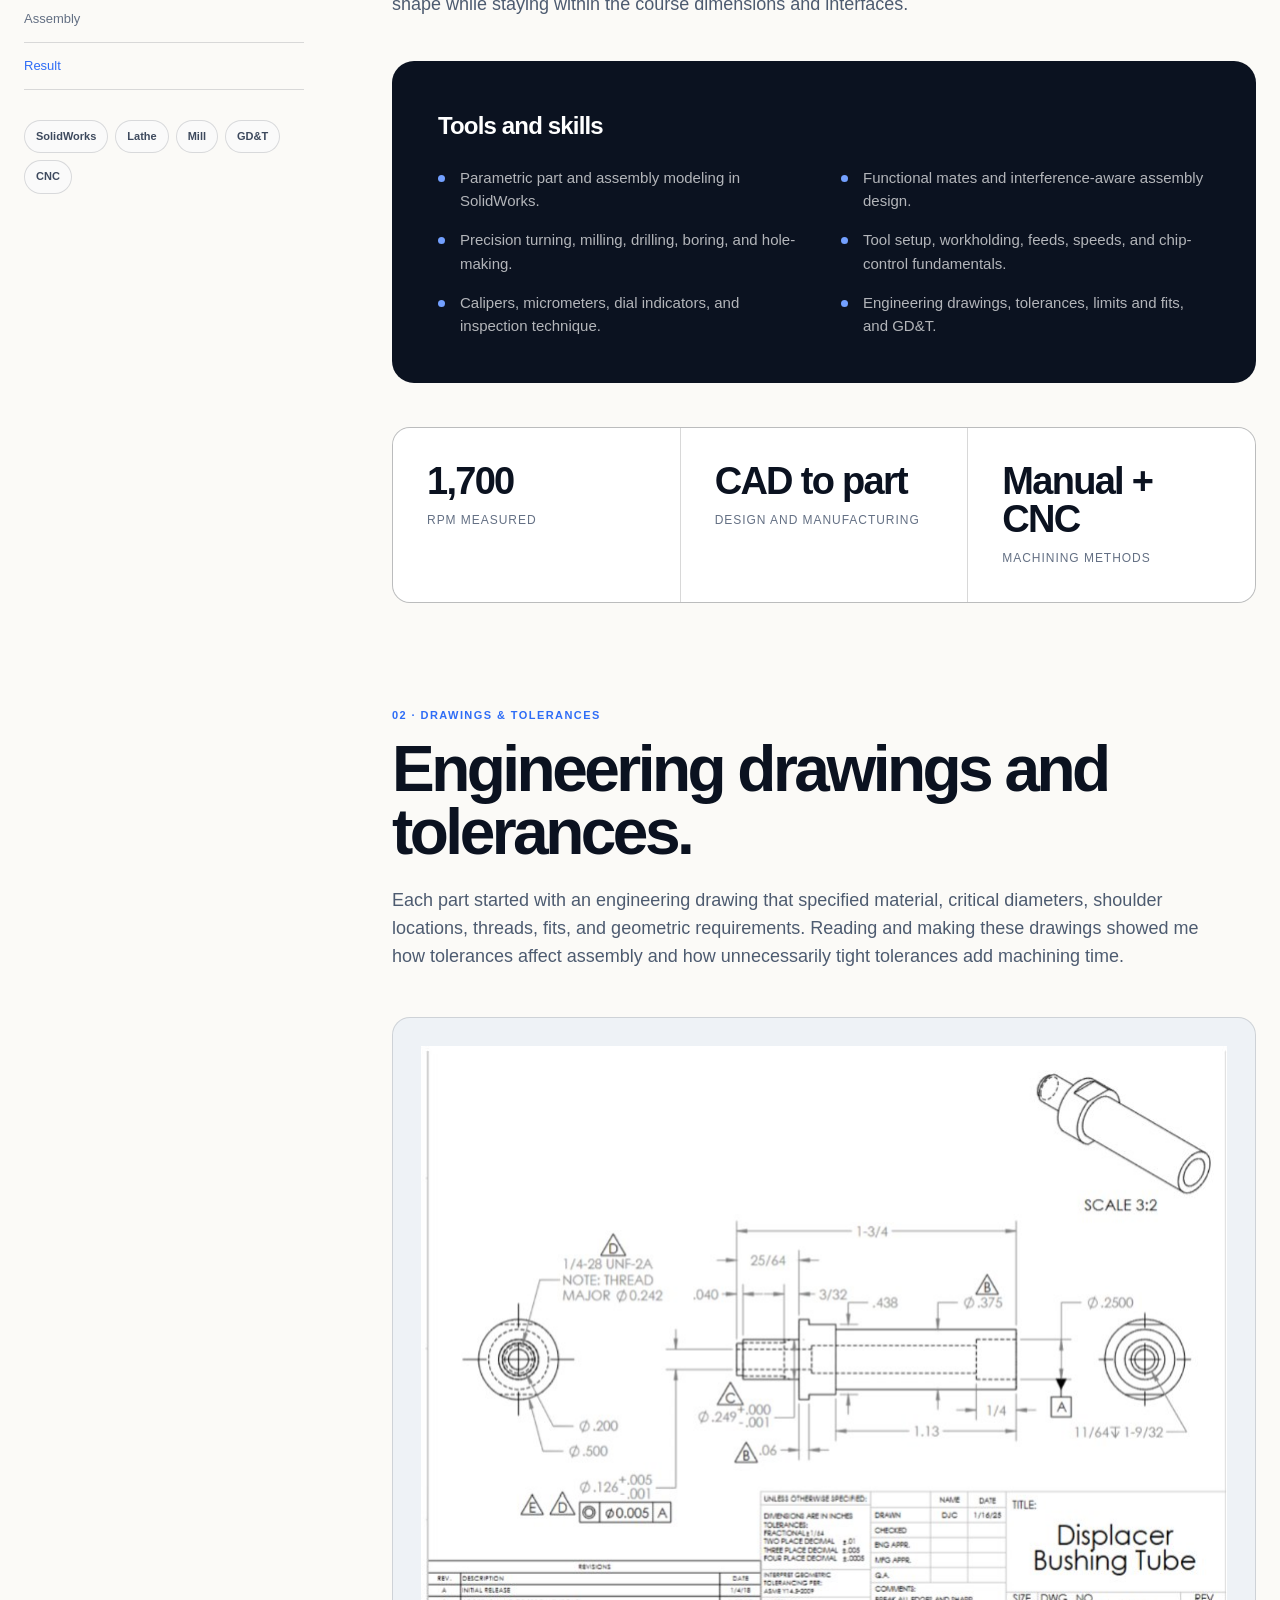
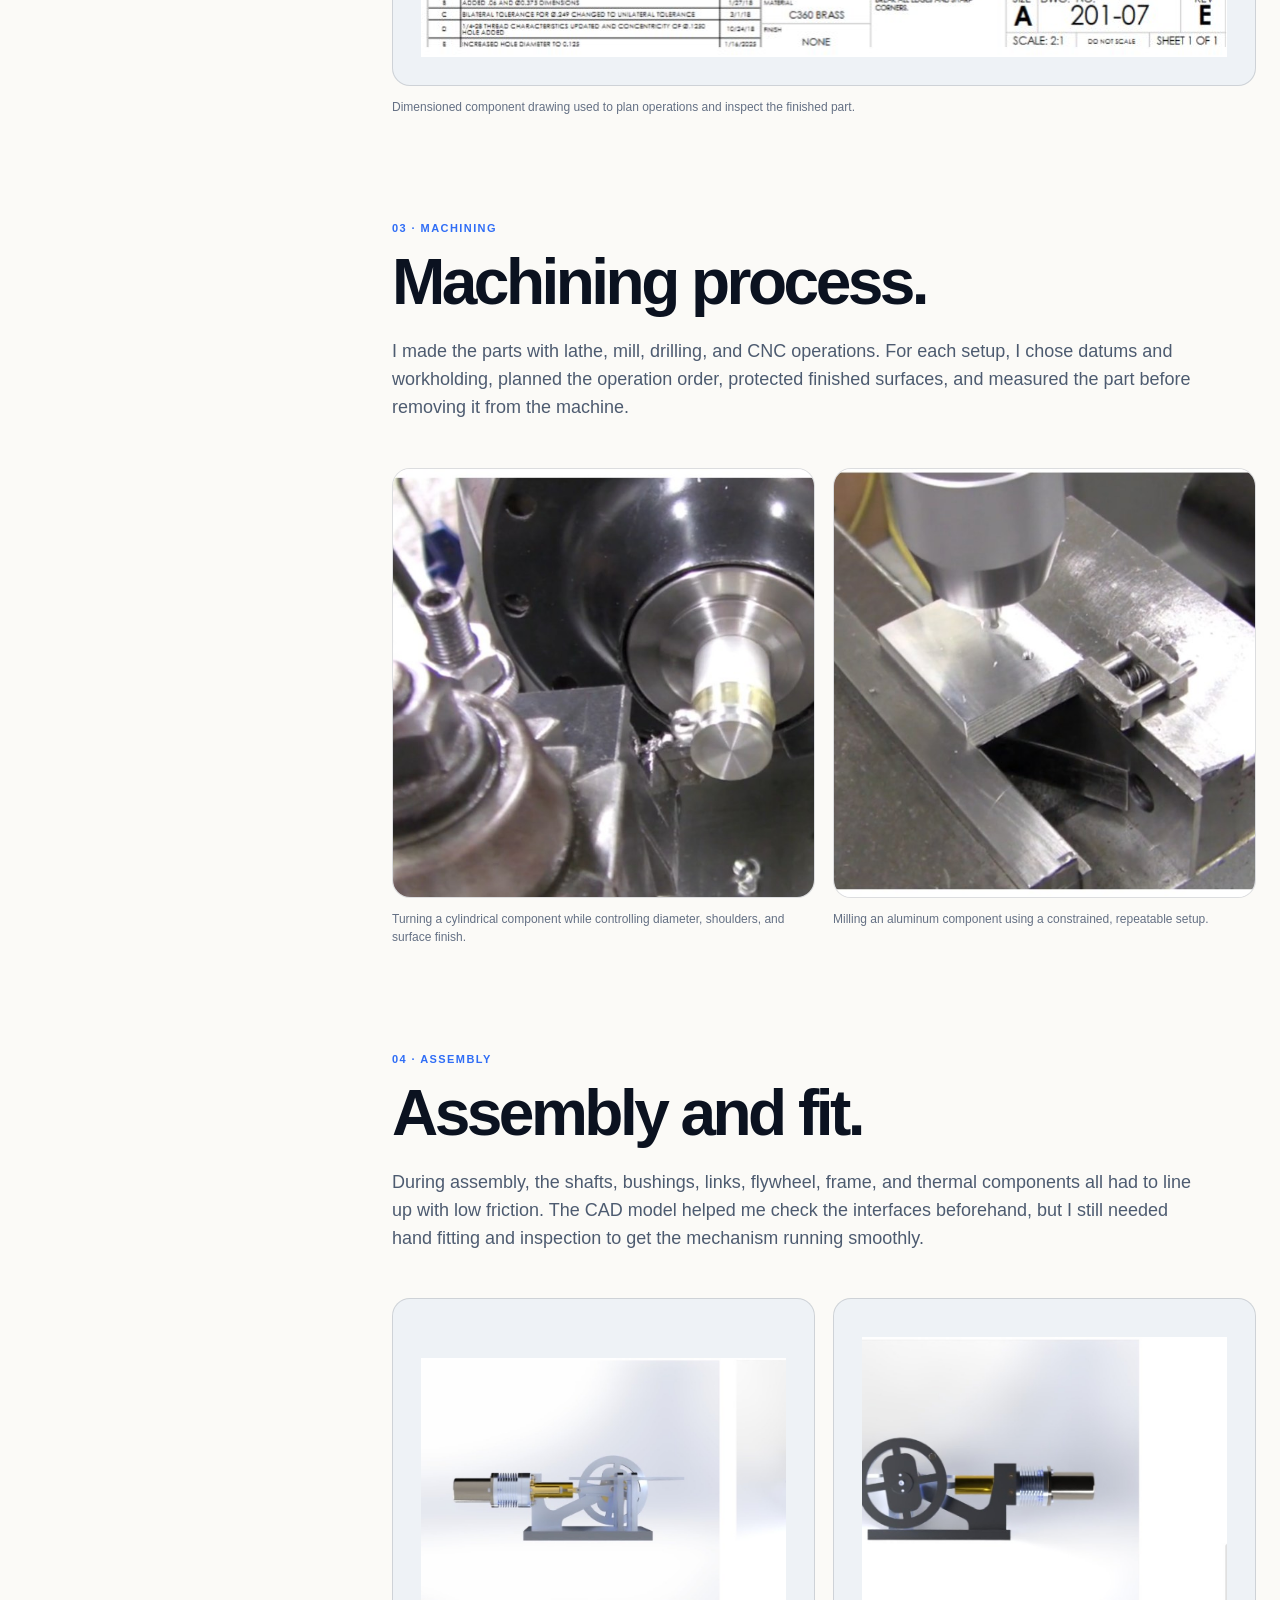
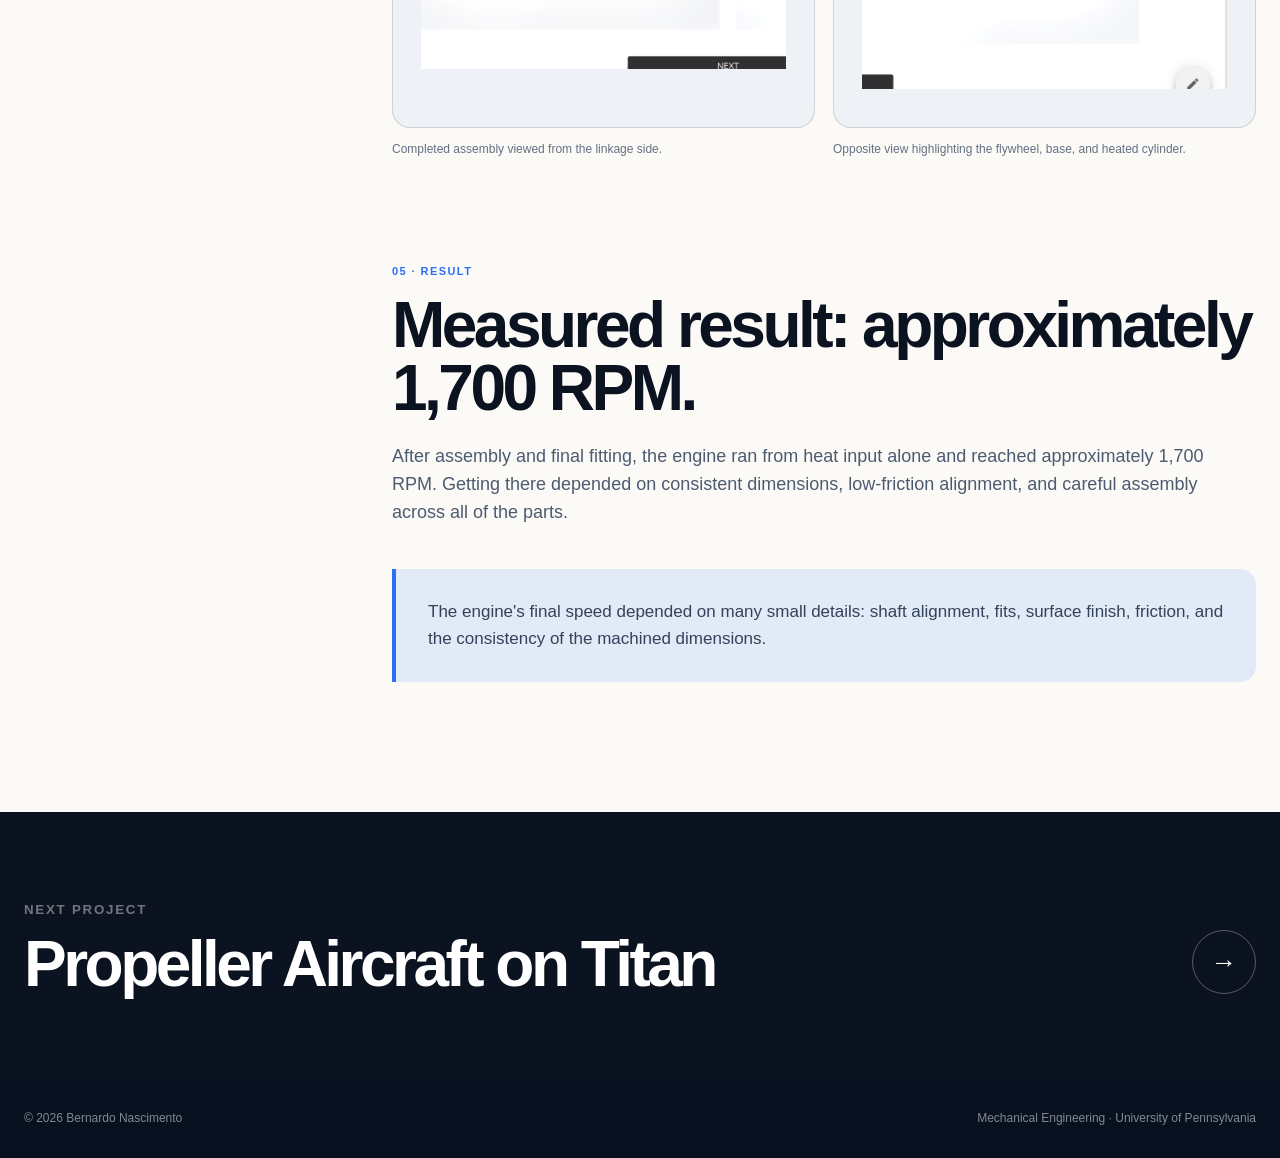
<file: projects/heat-engine.html>
<!doctype html>
<html lang="en">
<head>
  <meta charset="utf-8"><meta name="viewport" content="width=device-width, initial-scale=1">
  <meta name="description" content="Stirling heat engine project by Bernardo Nascimento covering SolidWorks, engineering drawings, turning, milling, CNC, metrology, assembly, and a measured 1,700 RPM result.">
  <title>Stirling Heat Engine | Bernardo Nascimento</title>
  <link rel="stylesheet" href="../styles.css"><script defer src="../script.js"></script>
</head>
<body class="project-page">
<header class="site-header"><nav class="nav container" aria-label="Primary navigation"><a class="brand" href="../index.html">Bernardo <span>Nascimento</span></a><button class="mobile-toggle" type="button" aria-label="Open navigation" aria-expanded="false"><span></span><span></span></button><div class="nav-links"><a href="../index.html#work">Work</a><a href="../index.html#about">About</a><a href="../index.html#experience">Experience</a><a class="nav-cta" href="../index.html#contact">Contact</a></div></nav></header>
<main>

<section class="project-hero">
  <div class="project-hero-inner container">
    <a class="back-link" href="../index.html#work">← Back to all work</a>
    <p class="eyebrow">MEAM 2010 · Precision Manufacturing</p>
    <h1>Stirling Heat Engine</h1>
    <p class="lead">In Penn's MEAM 2010 course, I designed and machined a Stirling engine, assembled it, and measured a top speed of about 1,700 RPM.</p>
    <div class="project-meta-row">
      <div class="project-meta"><span>Project</span><strong>Functional Stirling Engine</strong></div>
      <div class="project-meta"><span>Course</span><strong>Penn MEAM 2010</strong></div>
      <div class="project-meta"><span>Methods</span><strong>Turning · Milling · CNC</strong></div>
      <div class="project-meta"><span>Measured result</span><strong>1,700 RPM</strong></div>
    </div>
    <div class="project-hero-media">
      <img class="contain" src="../assets/images/heat-engine-render.jpg" alt="CAD render of the completed Stirling heat engine">
      <div class="stack"><img src="../assets/images/heat-engine-turning.jpg" alt="Turning an engine component on a lathe"><img src="../assets/images/heat-engine-milling.jpg" alt="Milling an engine component"></div>
    </div>
  </div>
</section>
<section class="project-body"><div class="case-grid container">
  <aside class="case-aside"><h3>Project sections</h3><ul><li><a href="#design">Design</a></li><li><a href="#drawings">Drawings & tolerances</a></li><li><a href="#machining">Machining</a></li><li><a href="#assembly">Assembly</a></li><li><a href="#result">Result</a></li></ul><div class="aside-tags"><span class="tag">SolidWorks</span><span class="tag">Lathe</span><span class="tag">Mill</span><span class="tag">GD&amp;T</span><span class="tag">CNC</span></div></aside>
  <div class="case-main">
    <section class="case-section reveal" id="design"><span class="section-no">01 · DESIGN</span><h2>CAD and mechanism design.</h2><p>I modeled the full engine in SolidWorks and used mates to reproduce the motion of the crank, flywheel, connecting links, displacer, and power piston. I also gave the base and flywheel an aircraft-inspired shape while staying within the course dimensions and interfaces.</p><div class="contribution-box"><h3>Tools and skills</h3><ul class="contribution-list"><li>Parametric part and assembly modeling in SolidWorks.</li><li>Functional mates and interference-aware assembly design.</li><li>Precision turning, milling, drilling, boring, and hole-making.</li><li>Tool setup, workholding, feeds, speeds, and chip-control fundamentals.</li><li>Calipers, micrometers, dial indicators, and inspection technique.</li><li>Engineering drawings, tolerances, limits and fits, and GD&amp;T.</li></ul></div><div class="stats-band"><div class="stat-card"><strong>1,700</strong><span>RPM measured</span></div><div class="stat-card"><strong>CAD to part</strong><span>Design and manufacturing</span></div><div class="stat-card"><strong>Manual + CNC</strong><span>Machining methods</span></div></div></section>
    <section class="case-section reveal" id="drawings"><span class="section-no">02 · DRAWINGS &amp; TOLERANCES</span><h2>Engineering drawings and tolerances.</h2><p>Each part started with an engineering drawing that specified material, critical diameters, shoulder locations, threads, fits, and geometric requirements. Reading and making these drawings showed me how tolerances affect assembly and how unnecessarily tight tolerances add machining time.</p><figure class="figure"><img class="contain" src="../assets/images/heat-engine-drawing.jpg" alt="Engineering drawing for the displacer bushing tube"><figcaption>Dimensioned component drawing used to plan operations and inspect the finished part.</figcaption></figure></section>
    <section class="case-section reveal" id="machining"><span class="section-no">03 · MACHINING</span><h2>Machining process.</h2><p>I made the parts with lathe, mill, drilling, and CNC operations. For each setup, I chose datums and workholding, planned the operation order, protected finished surfaces, and measured the part before removing it from the machine.</p><div class="figure-grid"><figure class="figure"><img src="../assets/images/heat-engine-turning.jpg" alt="Lathe operation on a cylindrical engine part"><figcaption>Turning a cylindrical component while controlling diameter, shoulders, and surface finish.</figcaption></figure><figure class="figure"><img src="../assets/images/heat-engine-milling.jpg" alt="Milling operation on an aluminum component"><figcaption>Milling an aluminum component using a constrained, repeatable setup.</figcaption></figure></div></section>
    <section class="case-section reveal" id="assembly"><span class="section-no">04 · ASSEMBLY</span><h2>Assembly and fit.</h2><p>During assembly, the shafts, bushings, links, flywheel, frame, and thermal components all had to line up with low friction. The CAD model helped me check the interfaces beforehand, but I still needed hand fitting and inspection to get the mechanism running smoothly.</p><div class="figure-grid"><figure class="figure"><img class="contain" src="../assets/images/heat-engine-side-a.jpg" alt="Side render of the Stirling heat engine"><figcaption>Completed assembly viewed from the linkage side.</figcaption></figure><figure class="figure"><img class="contain" src="../assets/images/heat-engine-side-b.jpg" alt="Opposite side render of the Stirling heat engine"><figcaption>Opposite view highlighting the flywheel, base, and heated cylinder.</figcaption></figure></div></section>
    <section class="case-section reveal" id="result"><span class="section-no">05 · RESULT</span><h2>Measured result: approximately 1,700 RPM.</h2><p>After assembly and final fitting, the engine ran from heat input alone and reached approximately 1,700 RPM. Getting there depended on consistent dimensions, low-friction alignment, and careful assembly across all of the parts.</p><div class="callout">The engine's final speed depended on many small details: shaft alignment, fits, surface finish, friction, and the consistency of the machined dimensions.</div></section>
  </div>
</div></section>
<section class="project-next"><a href="titan-aircraft.html"><div class="project-next-inner container"><div><small>Next project</small><h2>Propeller Aircraft on Titan</h2></div><span class="next-circle">→</span></div></a></section>

</main>
<footer class="footer"><div class="footer-inner container"><span>© 2026 Bernardo Nascimento</span><span>Mechanical Engineering · University of Pennsylvania</span></div></footer>
</body></html>
</file>
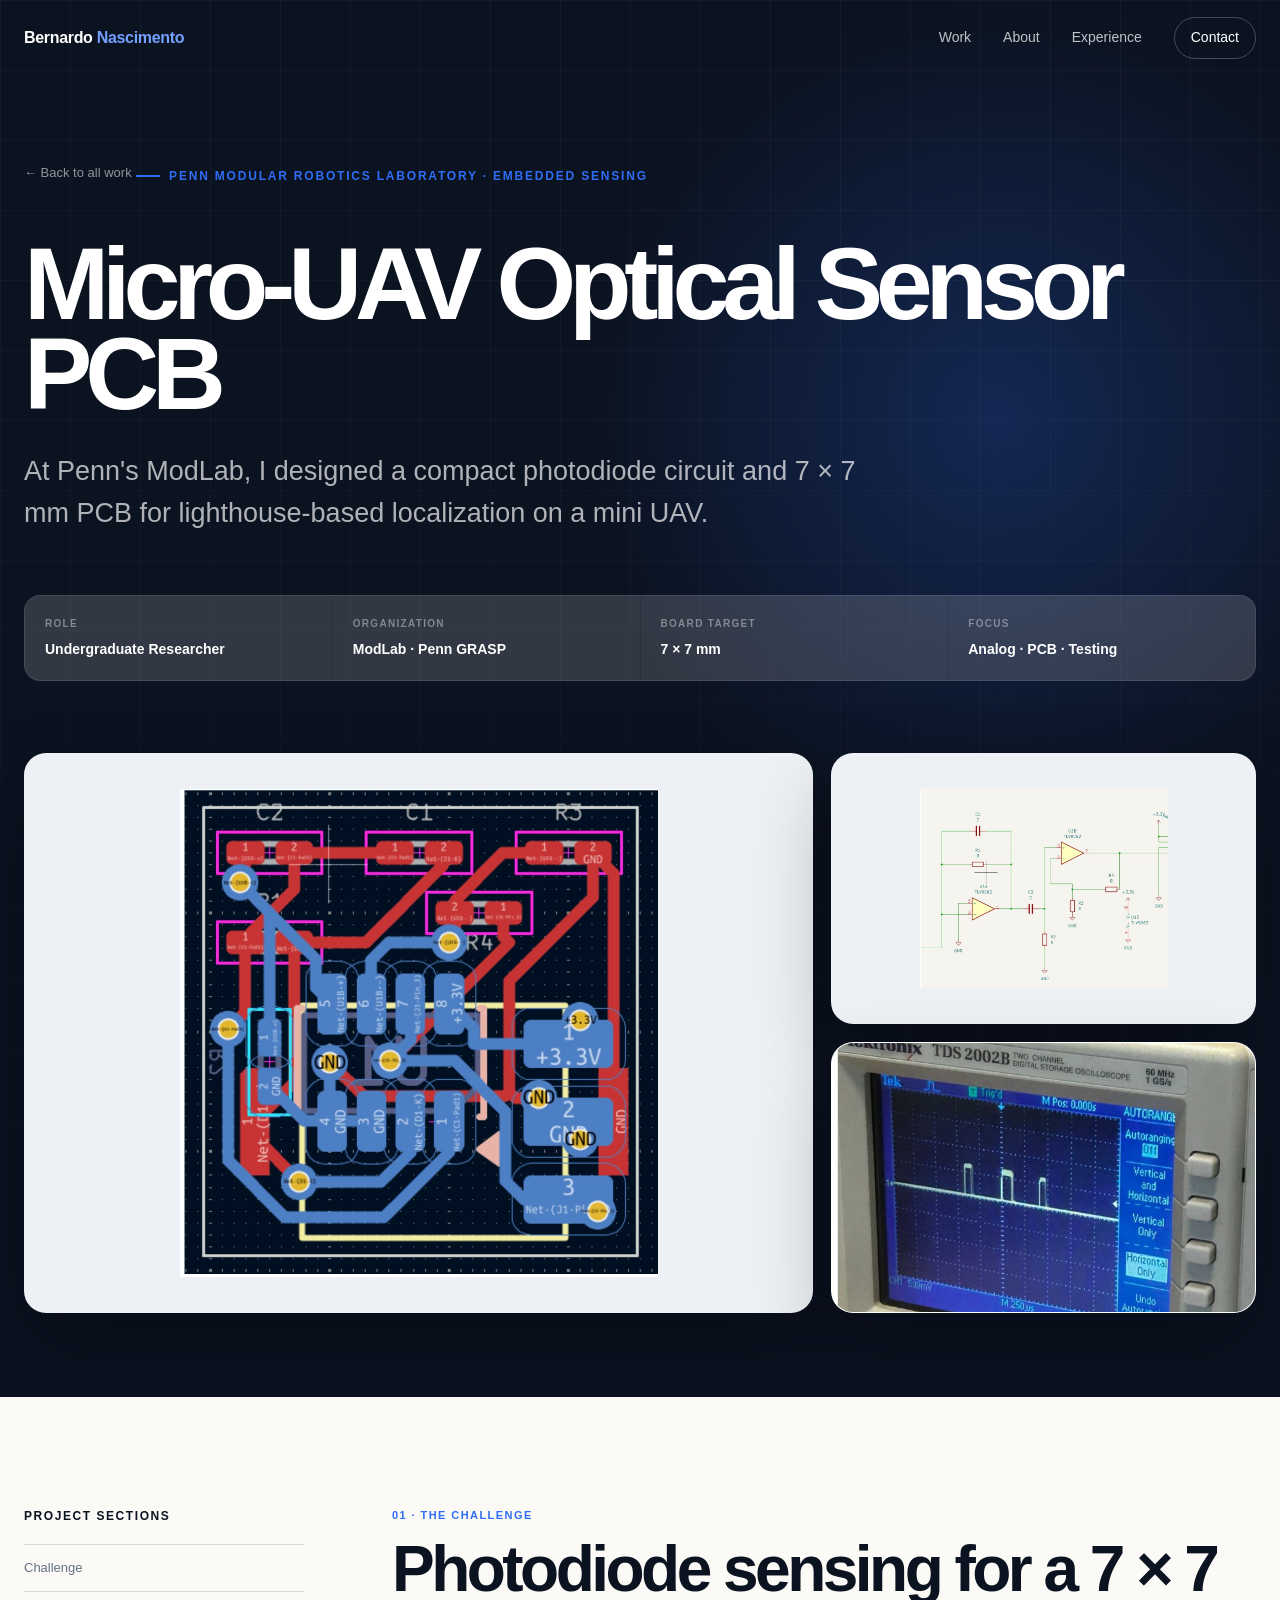
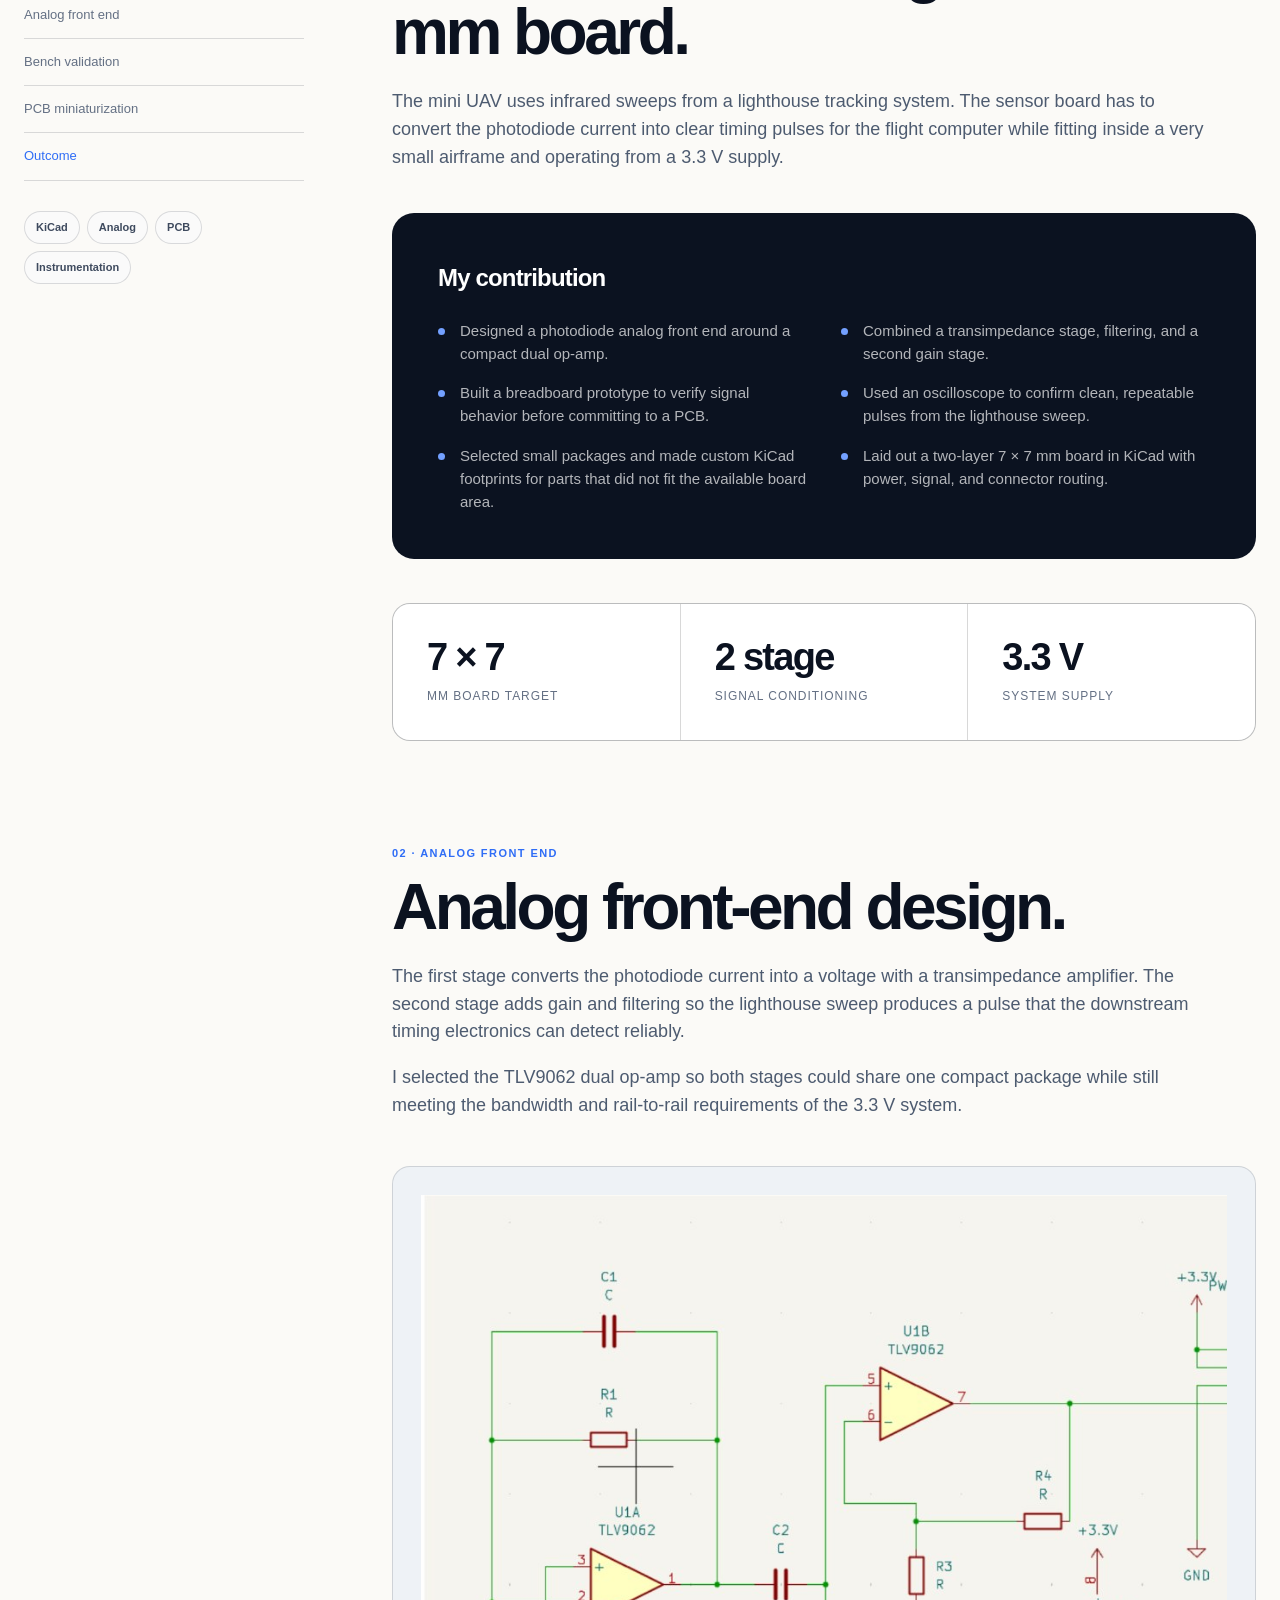
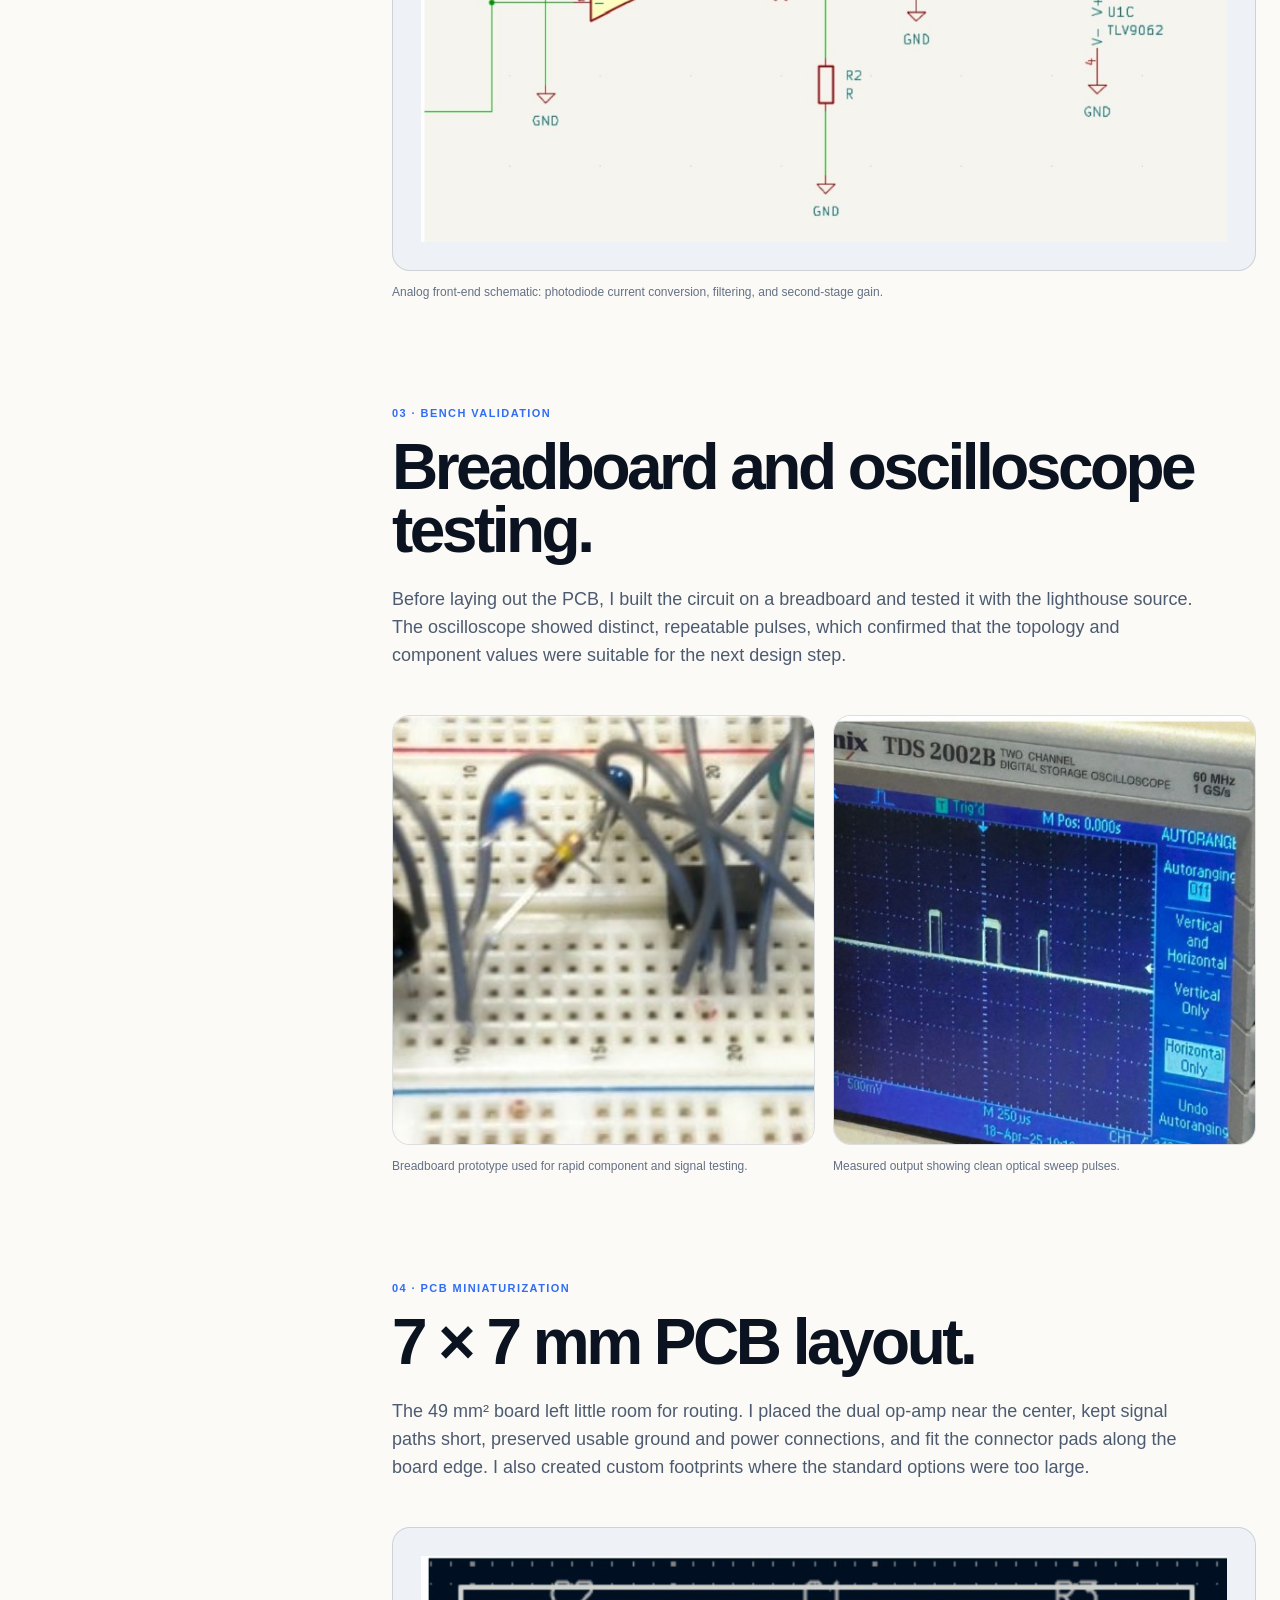
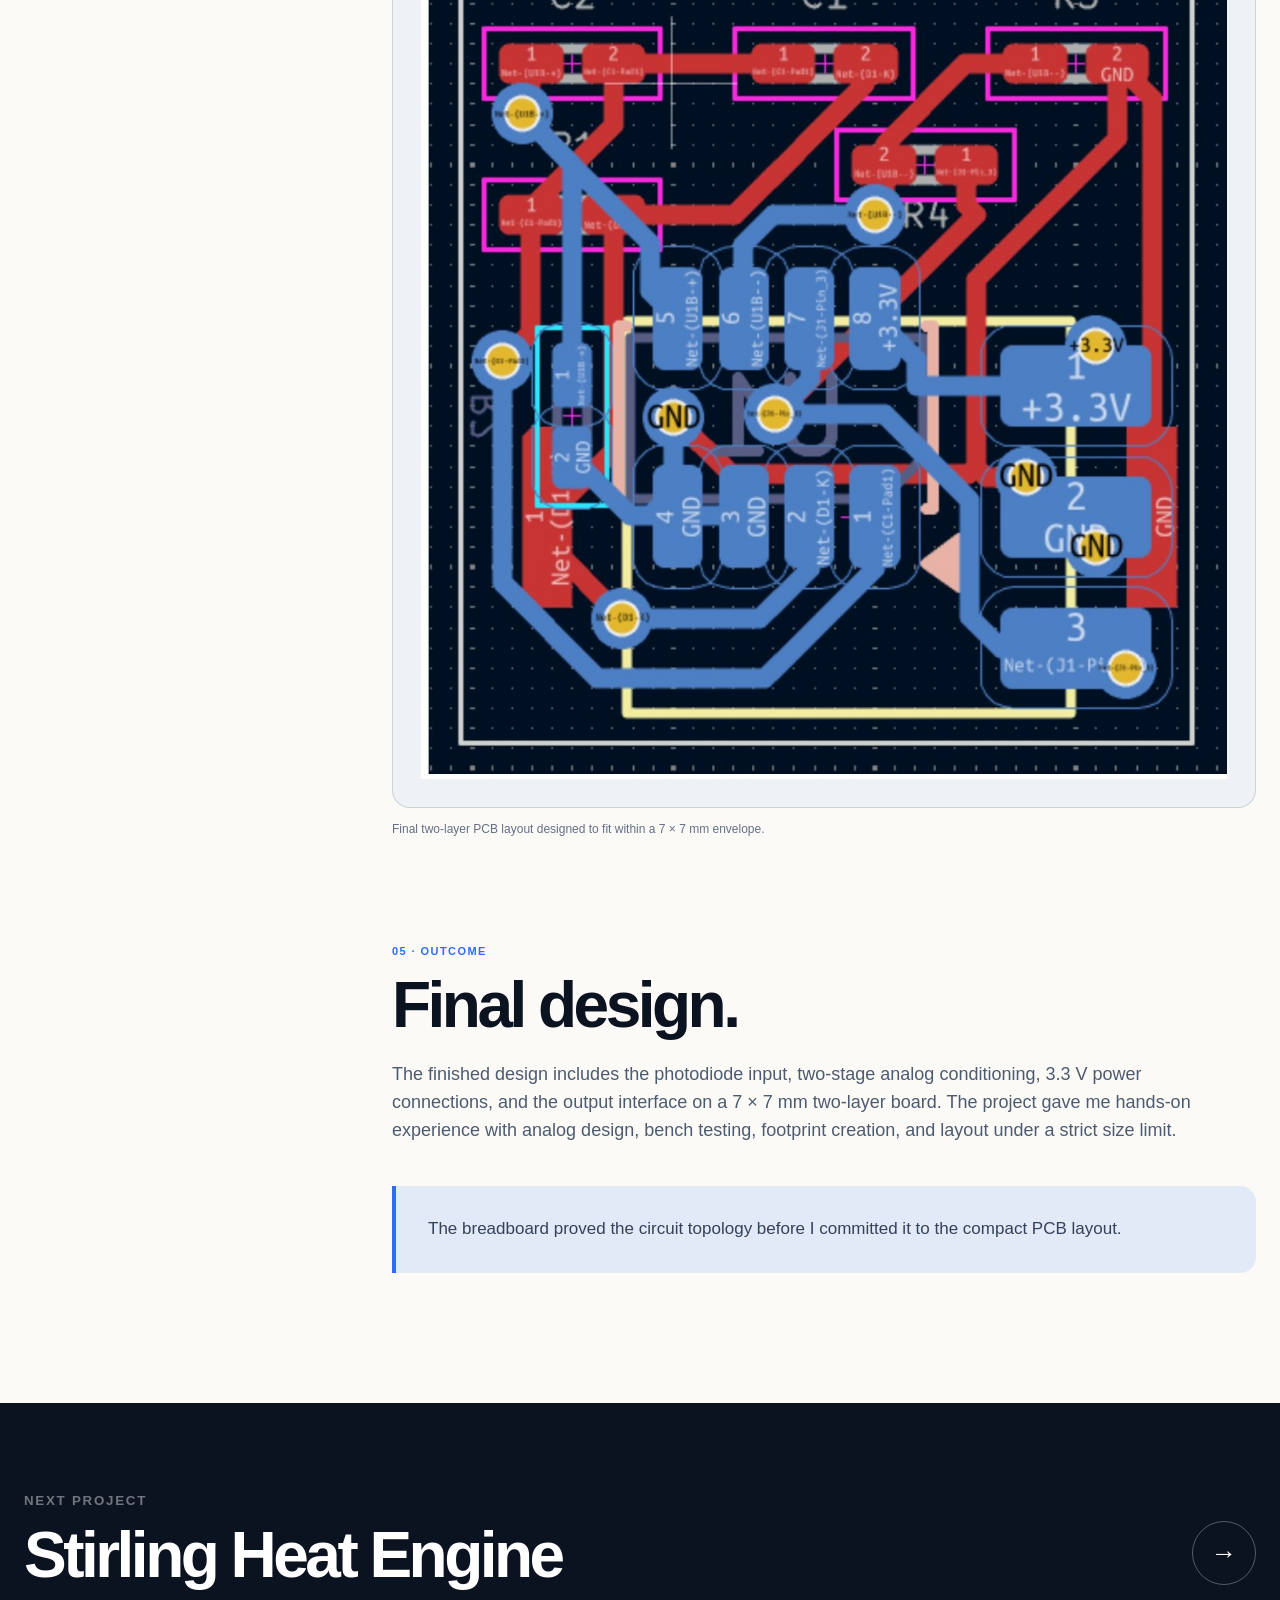
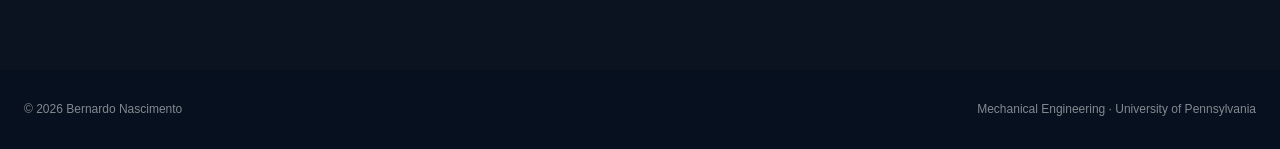
<file: projects/pcb.html>
<!doctype html>
<html lang="en">
<head>
  <meta charset="utf-8"><meta name="viewport" content="width=device-width, initial-scale=1">
  <meta name="description" content="Mini-UAV optical sensor project by Bernardo Nascimento covering a photodiode analog front end, breadboard testing, oscilloscope validation, and a 7 by 7 millimeter KiCad PCB.">
  <title>Micro-UAV Optical Sensor PCB | Bernardo Nascimento</title>
  <link rel="stylesheet" href="../styles.css"><script defer src="../script.js"></script>
</head>
<body class="project-page">
<header class="site-header"><nav class="nav container" aria-label="Primary navigation"><a class="brand" href="../index.html">Bernardo <span>Nascimento</span></a><button class="mobile-toggle" type="button" aria-label="Open navigation" aria-expanded="false"><span></span><span></span></button><div class="nav-links"><a href="../index.html#work">Work</a><a href="../index.html#about">About</a><a href="../index.html#experience">Experience</a><a class="nav-cta" href="../index.html#contact">Contact</a></div></nav></header>
<main>

<section class="project-hero">
  <div class="project-hero-inner container">
    <a class="back-link" href="../index.html#work">← Back to all work</a>
    <p class="eyebrow">Penn Modular Robotics Laboratory · Embedded Sensing</p>
    <h1>Micro-UAV Optical Sensor PCB</h1>
    <p class="lead">At Penn's ModLab, I designed a compact photodiode circuit and 7 × 7 mm PCB for lighthouse-based localization on a mini UAV.</p>
    <div class="project-meta-row">
      <div class="project-meta"><span>Role</span><strong>Undergraduate Researcher</strong></div>
      <div class="project-meta"><span>Organization</span><strong>ModLab · Penn GRASP</strong></div>
      <div class="project-meta"><span>Board target</span><strong>7 × 7 mm</strong></div>
      <div class="project-meta"><span>Focus</span><strong>Analog · PCB · Testing</strong></div>
    </div>
    <div class="project-hero-media">
      <img class="contain" src="../assets/images/pcb-layout.jpg" alt="Compact 7 by 7 millimeter PCB layout">
      <div class="stack">
        <img class="contain" src="../assets/images/pcb-schematic.jpg" alt="Photodiode transimpedance and gain-stage schematic">
        <img src="../assets/images/pcb-oscilloscope.jpg" alt="Oscilloscope showing detected lighthouse pulses">
      </div>
    </div>
  </div>
</section>
<section class="project-body">
  <div class="case-grid container">
    <aside class="case-aside">
      <h3>Project sections</h3>
      <ul><li><a href="#challenge">Challenge</a></li><li><a href="#circuit">Analog front end</a></li><li><a href="#prototype">Bench validation</a></li><li><a href="#layout">PCB miniaturization</a></li><li><a href="#outcome">Outcome</a></li></ul>
      <div class="aside-tags"><span class="tag">KiCad</span><span class="tag">Analog</span><span class="tag">PCB</span><span class="tag">Instrumentation</span></div>
    </aside>
    <div class="case-main">
      <section class="case-section reveal" id="challenge">
        <span class="section-no">01 · THE CHALLENGE</span>
        <h2>Photodiode sensing for a 7 × 7 mm board.</h2>
        <p>The mini UAV uses infrared sweeps from a lighthouse tracking system. The sensor board has to convert the photodiode current into clear timing pulses for the flight computer while fitting inside a very small airframe and operating from a 3.3 V supply.</p>
        <div class="contribution-box"><h3>My contribution</h3><ul class="contribution-list">
          <li>Designed a photodiode analog front end around a compact dual op-amp.</li>
          <li>Combined a transimpedance stage, filtering, and a second gain stage.</li>
          <li>Built a breadboard prototype to verify signal behavior before committing to a PCB.</li>
          <li>Used an oscilloscope to confirm clean, repeatable pulses from the lighthouse sweep.</li>
          <li>Selected small packages and made custom KiCad footprints for parts that did not fit the available board area.</li>
          <li>Laid out a two-layer 7 × 7 mm board in KiCad with power, signal, and connector routing.</li>
        </ul></div>
        <div class="stats-band"><div class="stat-card"><strong>7 × 7</strong><span>mm board target</span></div><div class="stat-card"><strong>2 stage</strong><span>Signal conditioning</span></div><div class="stat-card"><strong>3.3 V</strong><span>System supply</span></div></div>
      </section>

      <section class="case-section reveal" id="circuit">
        <span class="section-no">02 · ANALOG FRONT END</span>
        <h2>Analog front-end design.</h2>
        <p>The first stage converts the photodiode current into a voltage with a transimpedance amplifier. The second stage adds gain and filtering so the lighthouse sweep produces a pulse that the downstream timing electronics can detect reliably.</p>
        <p>I selected the TLV9062 dual op-amp so both stages could share one compact package while still meeting the bandwidth and rail-to-rail requirements of the 3.3 V system.</p>
        <figure class="figure"><img class="contain" src="../assets/images/pcb-schematic.jpg" alt="KiCad schematic of the photodiode signal-conditioning circuit"><figcaption>Analog front-end schematic: photodiode current conversion, filtering, and second-stage gain.</figcaption></figure>
      </section>

      <section class="case-section reveal" id="prototype">
        <span class="section-no">03 · BENCH VALIDATION</span>
        <h2>Breadboard and oscilloscope testing.</h2>
        <p>Before laying out the PCB, I built the circuit on a breadboard and tested it with the lighthouse source. The oscilloscope showed distinct, repeatable pulses, which confirmed that the topology and component values were suitable for the next design step.</p>
        <div class="figure-grid"><figure class="figure"><img src="../assets/images/pcb-breadboard.jpg" alt="Breadboard prototype of the optical sensing circuit"><figcaption>Breadboard prototype used for rapid component and signal testing.</figcaption></figure><figure class="figure"><img src="../assets/images/pcb-oscilloscope.jpg" alt="Oscilloscope trace with lighthouse pulses"><figcaption>Measured output showing clean optical sweep pulses.</figcaption></figure></div>
      </section>

      <section class="case-section reveal" id="layout">
        <span class="section-no">04 · PCB MINIATURIZATION</span>
        <h2>7 × 7 mm PCB layout.</h2>
        <p>The 49 mm² board left little room for routing. I placed the dual op-amp near the center, kept signal paths short, preserved usable ground and power connections, and fit the connector pads along the board edge. I also created custom footprints where the standard options were too large.</p>
        <figure class="figure poster-figure"><img class="contain" src="../assets/images/pcb-layout.jpg" alt="Two-layer KiCad layout for the mini UAV optical sensor"><figcaption>Final two-layer PCB layout designed to fit within a 7 × 7 mm envelope.</figcaption></figure>
      </section>

      <section class="case-section reveal" id="outcome">
        <span class="section-no">05 · OUTCOME</span>
        <h2>Final design.</h2>
        <p>The finished design includes the photodiode input, two-stage analog conditioning, 3.3 V power connections, and the output interface on a 7 × 7 mm two-layer board. The project gave me hands-on experience with analog design, bench testing, footprint creation, and layout under a strict size limit.</p>
        <div class="callout">The breadboard proved the circuit topology before I committed it to the compact PCB layout.</div>
      </section>
    </div>
  </div>
</section>
<section class="project-next"><a href="heat-engine.html"><div class="project-next-inner container"><div><small>Next project</small><h2>Stirling Heat Engine</h2></div><span class="next-circle">→</span></div></a></section>

</main>
<footer class="footer"><div class="footer-inner container"><span>© 2026 Bernardo Nascimento</span><span>Mechanical Engineering · University of Pennsylvania</span></div></footer>
</body></html>
</file>
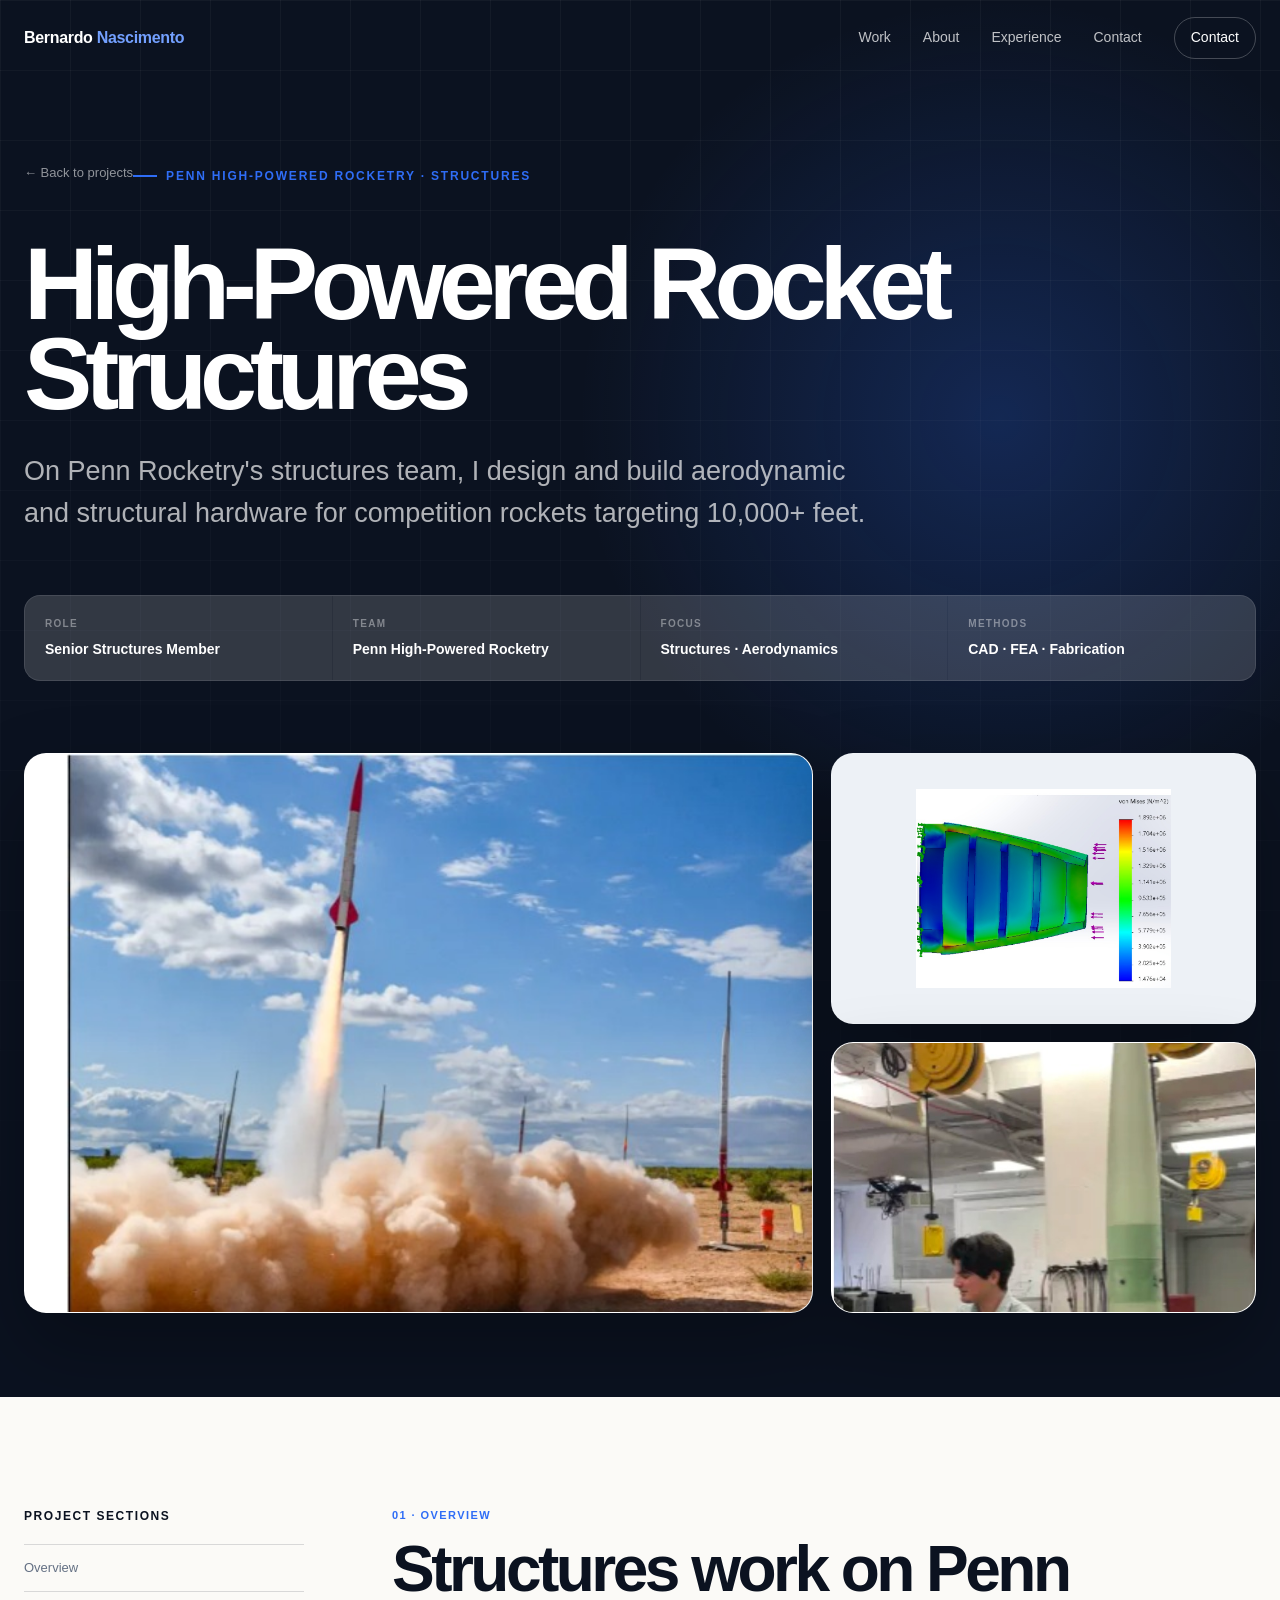
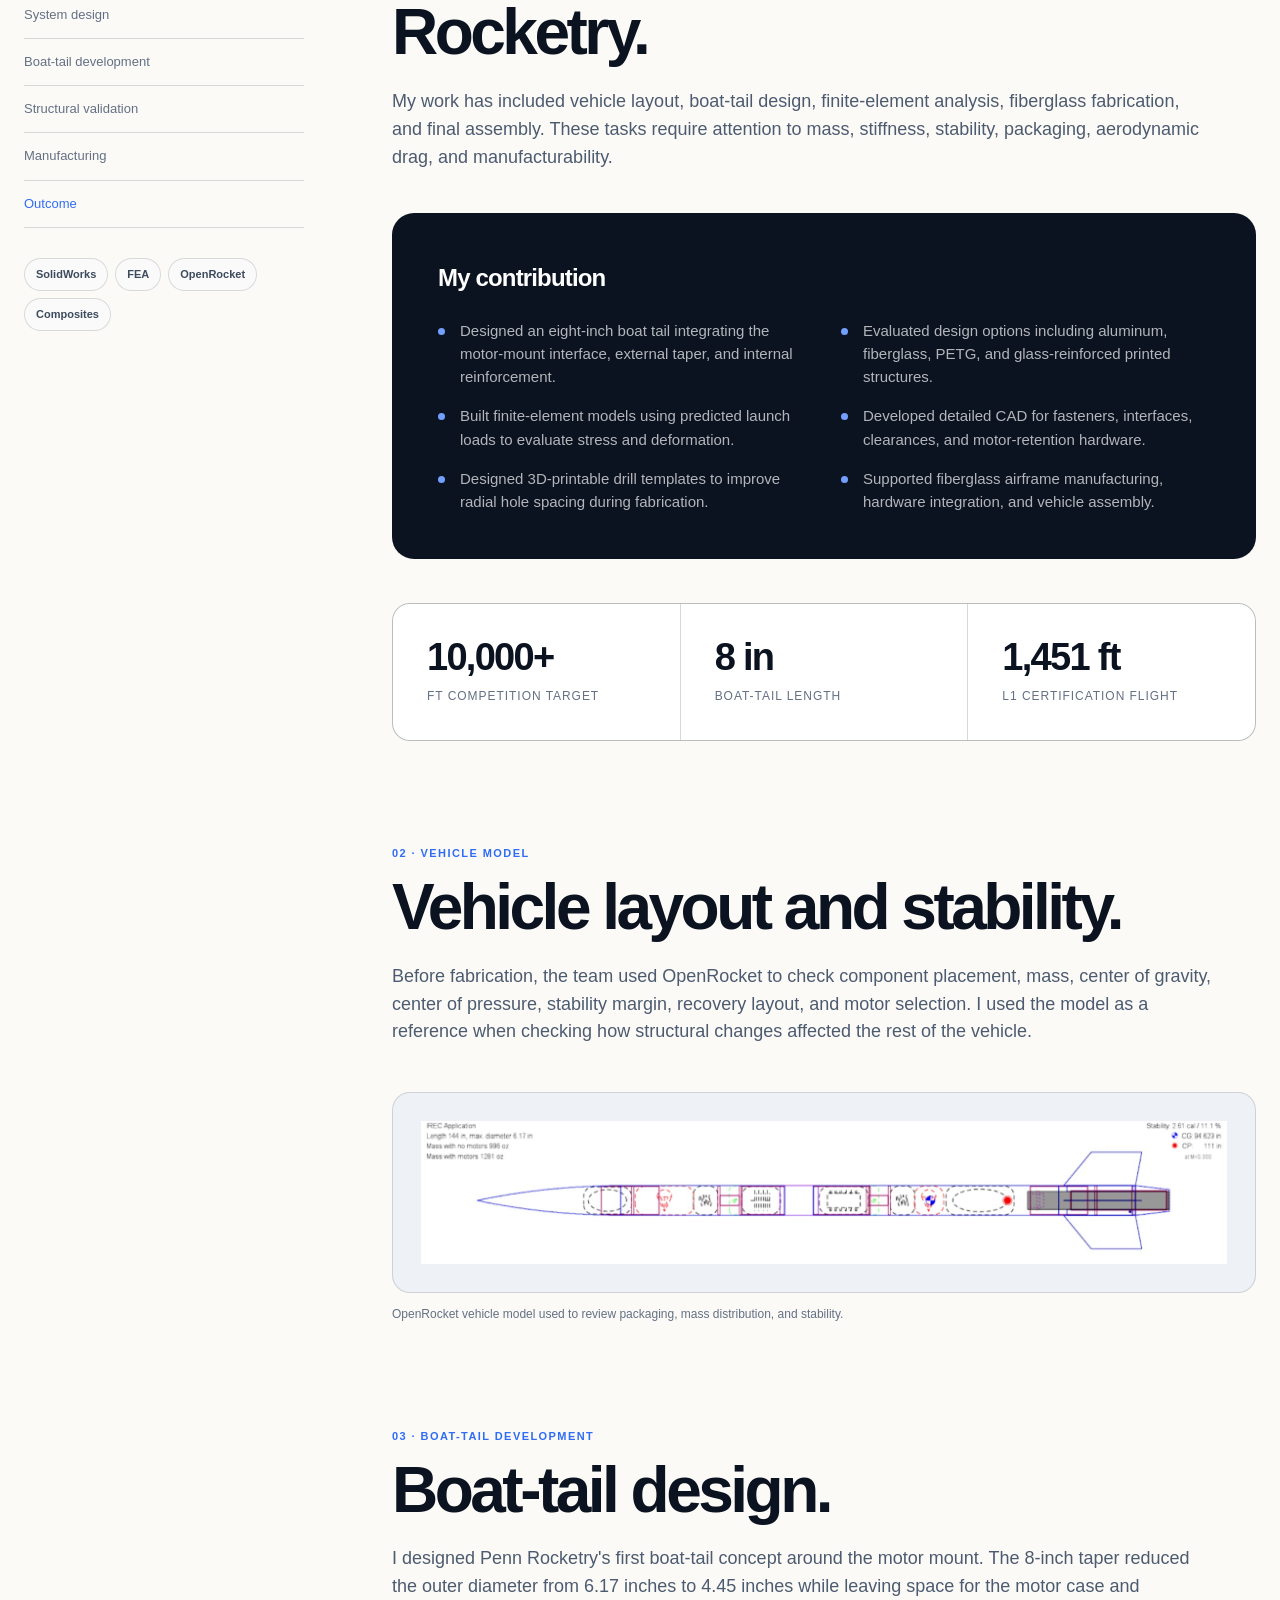
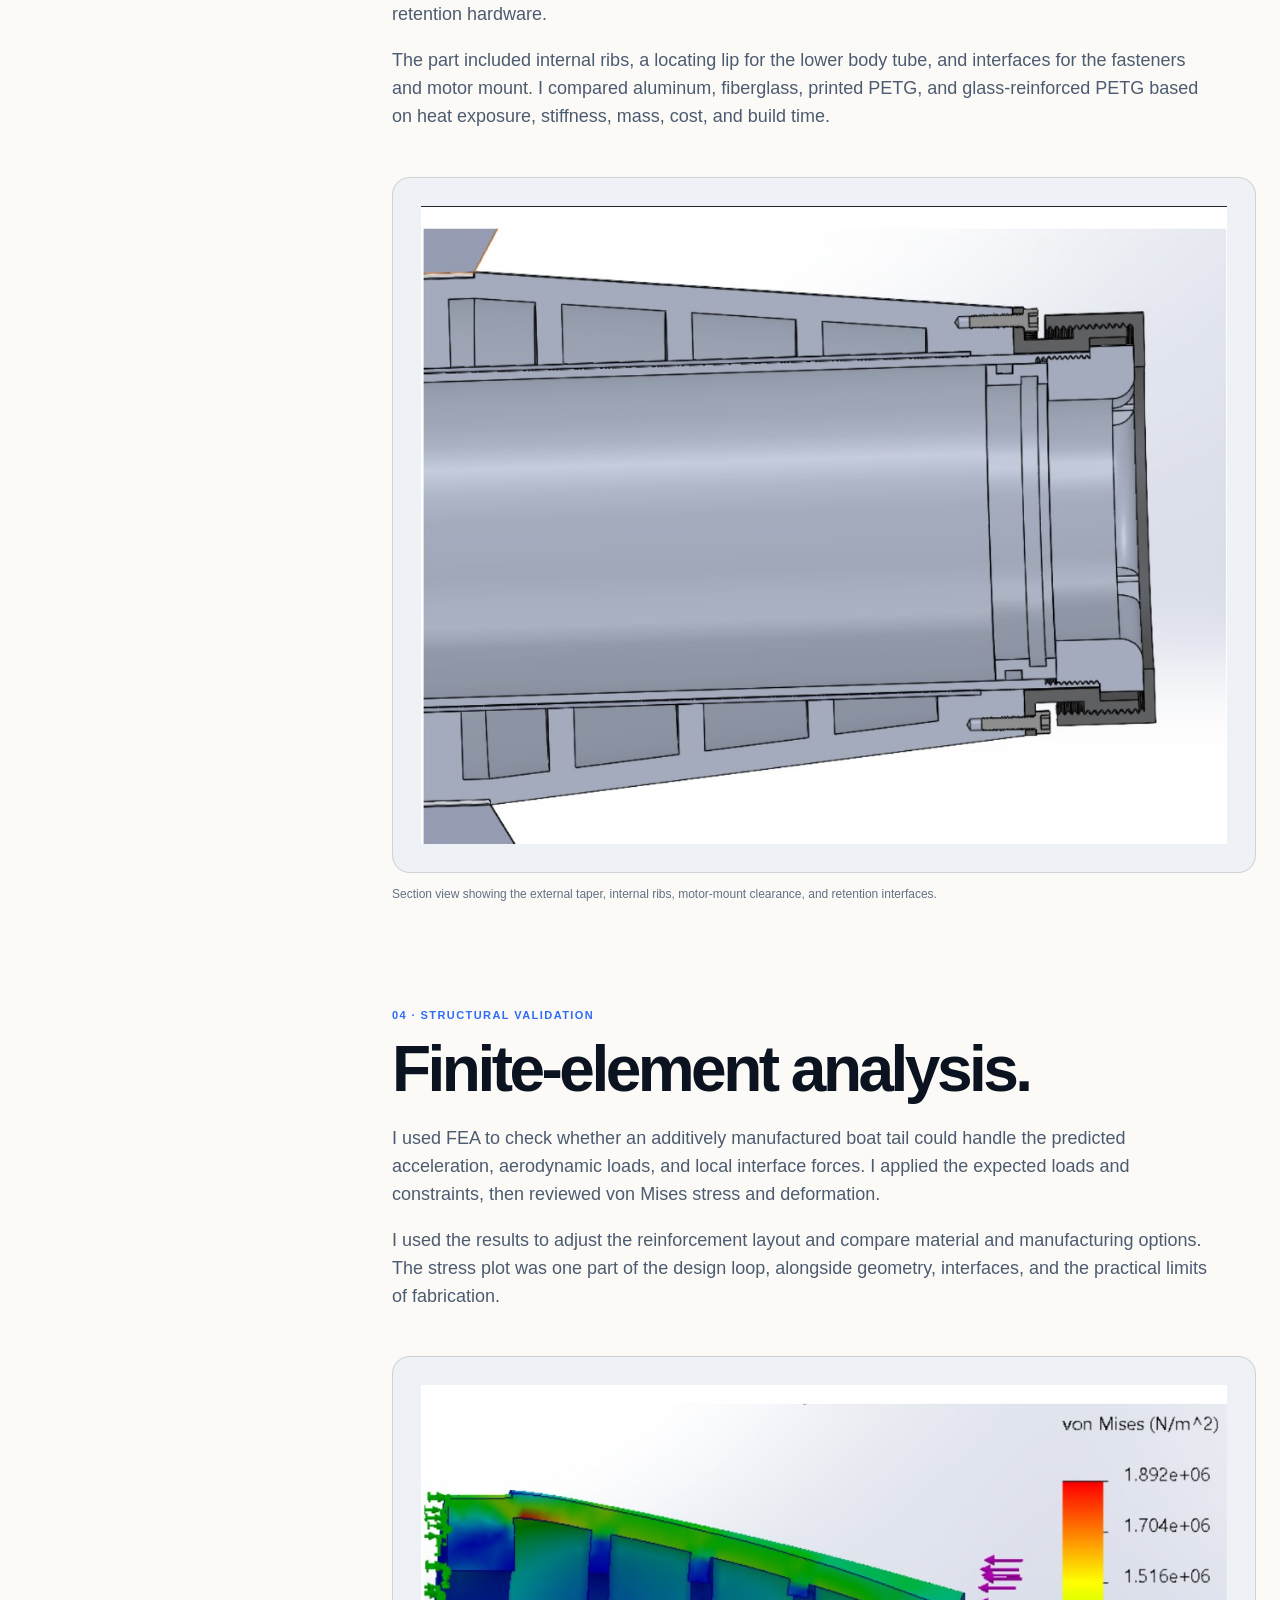
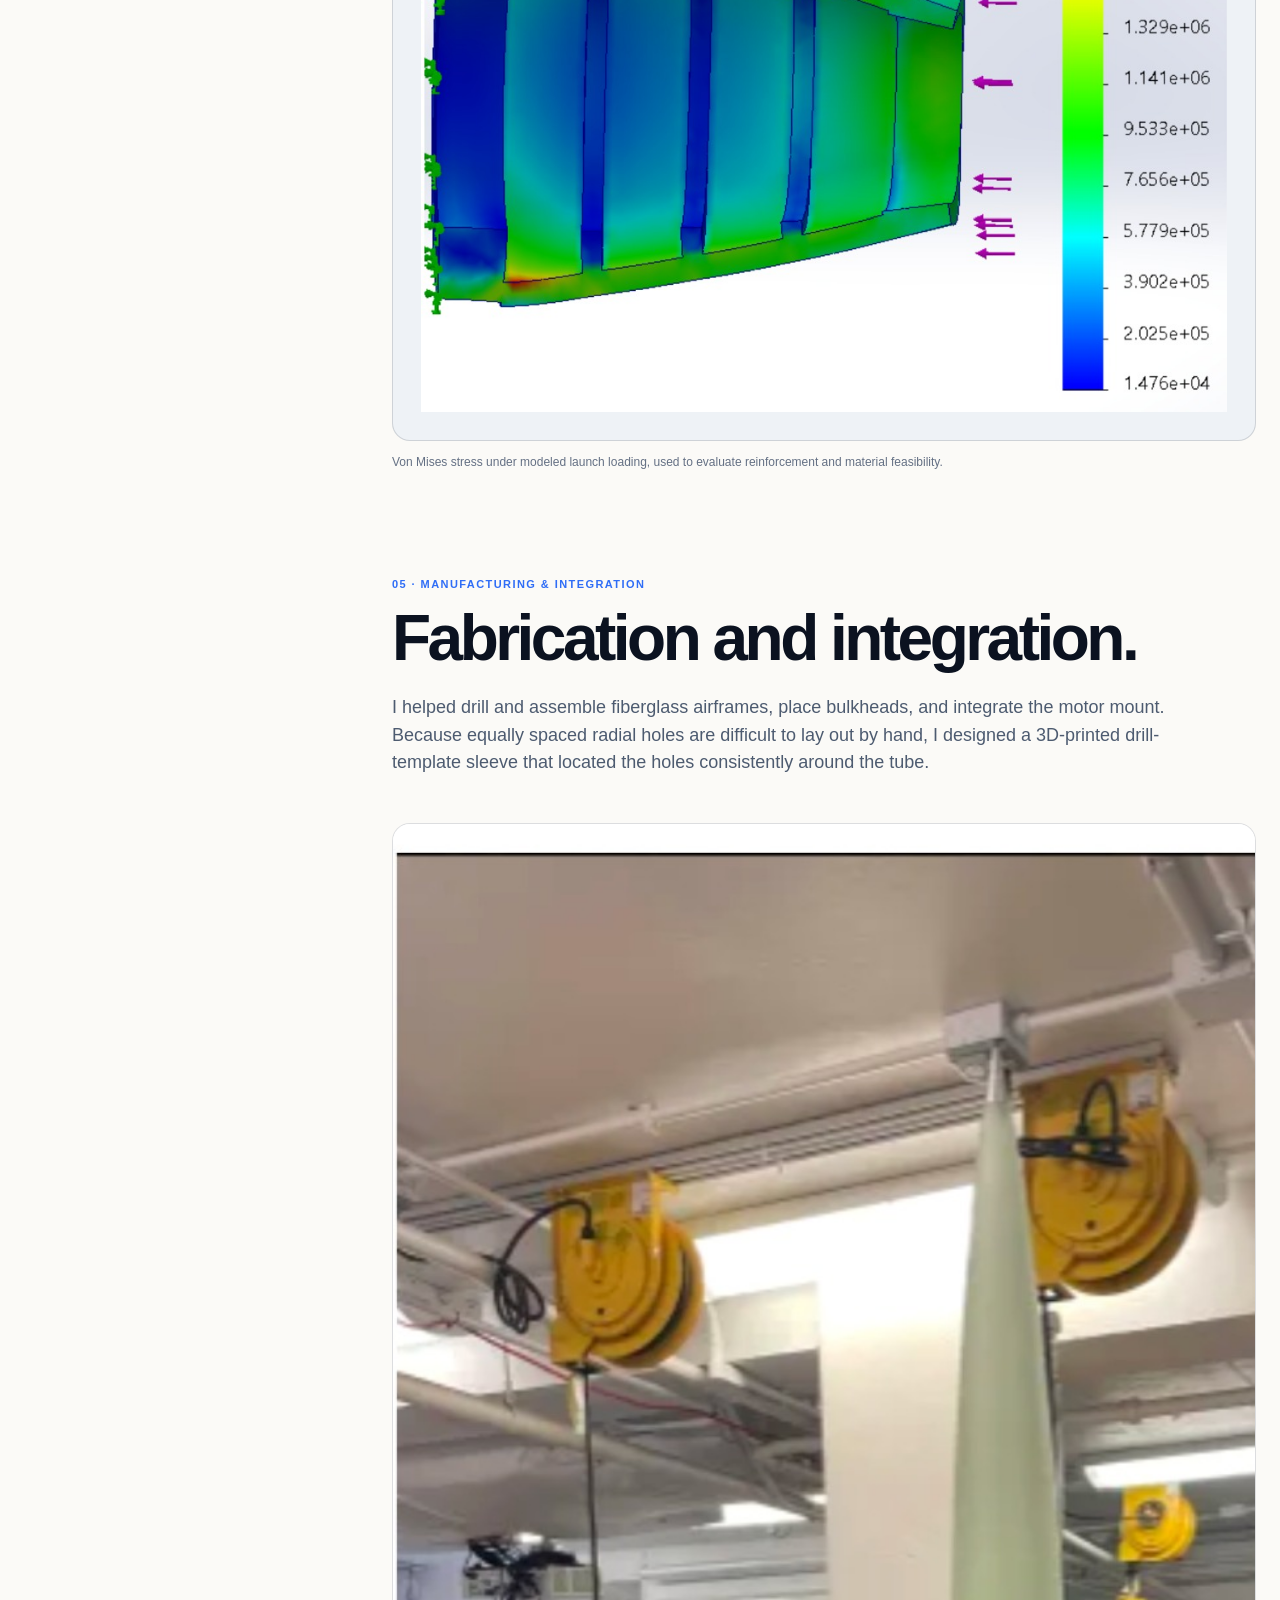
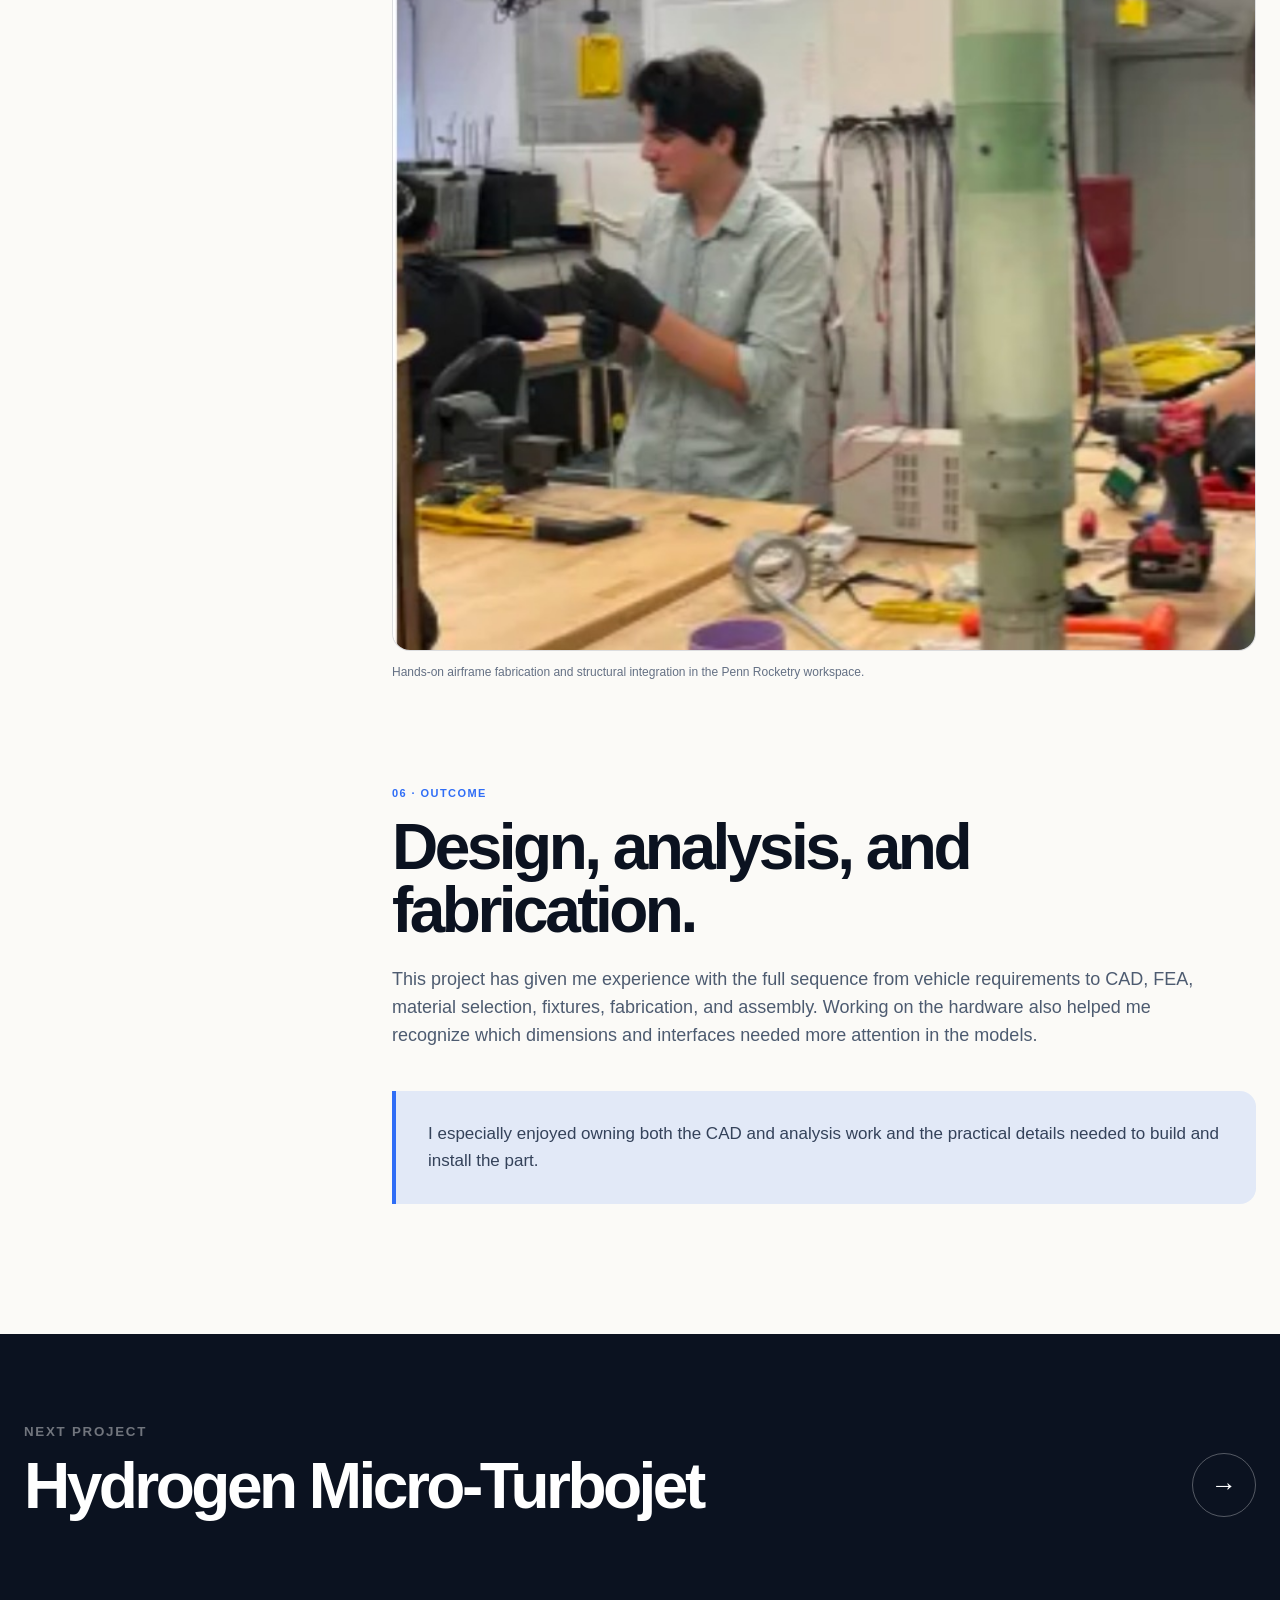
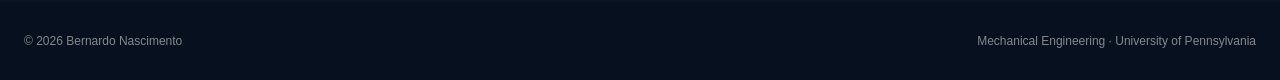
<file: projects/rocketry.html>
<!doctype html>
<html lang="en">
<head>
  <meta charset="utf-8"><meta name="viewport" content="width=device-width, initial-scale=1">
  <meta name="description" content="High-powered rocketry work by Bernardo Nascimento covering boat-tail design, CAD, FEA, composites, fabrication, and vehicle assembly.">
  <title>High-Powered Rocket Structures | Bernardo Nascimento</title>
  <link rel="stylesheet" href="../styles.css"><script defer src="../script.js"></script>
</head>
<body class="project-page">
<header class="site-header"><nav class="nav container"><a class="brand" href="../index.html">Bernardo <span>Nascimento</span></a><button class="mobile-toggle" type="button" aria-label="Open navigation" aria-expanded="false"><span></span><span></span></button><div class="nav-links"><a href="../index.html#work">Work</a><a href="../index.html#about">About</a><a href="../index.html#experience">Experience</a><a href="../index.html#contact">Contact</a><a class="nav-cta" href="../index.html#contact">Contact</a></div></nav></header>
<main>
<section class="project-hero"><div class="project-hero-inner container"><a class="back-link" href="../index.html#work">← Back to projects</a><p class="eyebrow">Penn High-Powered Rocketry · Structures</p><h1>High-Powered Rocket Structures</h1><p class="lead">On Penn Rocketry's structures team, I design and build aerodynamic and structural hardware for competition rockets targeting 10,000+ feet.</p><div class="project-meta-row"><div class="project-meta"><span>Role</span><strong>Senior Structures Member</strong></div><div class="project-meta"><span>Team</span><strong>Penn High-Powered Rocketry</strong></div><div class="project-meta"><span>Focus</span><strong>Structures · Aerodynamics</strong></div><div class="project-meta"><span>Methods</span><strong>CAD · FEA · Fabrication</strong></div></div><div class="project-hero-media"><img src="../assets/images/rocket-launch.jpg" alt="High-powered rocket launching"><div class="stack"><img class="contain" src="../assets/images/rocket-fea.jpg" alt="Finite-element stress analysis of the rocket boat tail"><img src="../assets/images/rocket-fabrication.jpg" alt="Bernardo working on a high-powered rocket in the shop"></div></div></div></section>
<section class="project-body"><div class="case-grid container"><aside class="case-aside"><h3>Project sections</h3><ul><li><a href="#overview">Overview</a></li><li><a href="#system">System design</a></li><li><a href="#boattail">Boat-tail development</a></li><li><a href="#analysis">Structural validation</a></li><li><a href="#fabrication">Manufacturing</a></li><li><a href="#outcome">Outcome</a></li></ul><div class="aside-tags"><span class="tag">SolidWorks</span><span class="tag">FEA</span><span class="tag">OpenRocket</span><span class="tag">Composites</span></div></aside><div class="case-main">
<section class="case-section reveal" id="overview"><span class="section-no">01 · OVERVIEW</span><h2>Structures work on Penn Rocketry.</h2><p>My work has included vehicle layout, boat-tail design, finite-element analysis, fiberglass fabrication, and final assembly. These tasks require attention to mass, stiffness, stability, packaging, aerodynamic drag, and manufacturability.</p><div class="contribution-box"><h3>My contribution</h3><ul class="contribution-list"><li>Designed an eight-inch boat tail integrating the motor-mount interface, external taper, and internal reinforcement.</li><li>Evaluated design options including aluminum, fiberglass, PETG, and glass-reinforced printed structures.</li><li>Built finite-element models using predicted launch loads to evaluate stress and deformation.</li><li>Developed detailed CAD for fasteners, interfaces, clearances, and motor-retention hardware.</li><li>Designed 3D-printable drill templates to improve radial hole spacing during fabrication.</li><li>Supported fiberglass airframe manufacturing, hardware integration, and vehicle assembly.</li></ul></div><div class="stats-band"><div class="stat-card"><strong>10,000+</strong><span>ft competition target</span></div><div class="stat-card"><strong>8 in</strong><span>Boat-tail length</span></div><div class="stat-card"><strong>1,451 ft</strong><span>L1 certification flight</span></div></div></section>
<section class="case-section reveal" id="system"><span class="section-no">02 · VEHICLE MODEL</span><h2>Vehicle layout and stability.</h2><p>Before fabrication, the team used OpenRocket to check component placement, mass, center of gravity, center of pressure, stability margin, recovery layout, and motor selection. I used the model as a reference when checking how structural changes affected the rest of the vehicle.</p><figure class="figure"><img class="contain" src="../assets/images/rocket-openrocket.jpg" alt="OpenRocket full vehicle layout"><figcaption>OpenRocket vehicle model used to review packaging, mass distribution, and stability.</figcaption></figure></section>
<section class="case-section reveal" id="boattail"><span class="section-no">03 · BOAT-TAIL DEVELOPMENT</span><h2>Boat-tail design.</h2><p>I designed Penn Rocketry's first boat-tail concept around the motor mount. The 8-inch taper reduced the outer diameter from 6.17 inches to 4.45 inches while leaving space for the motor case and retention hardware.</p><p>The part included internal ribs, a locating lip for the lower body tube, and interfaces for the fasteners and motor mount. I compared aluminum, fiberglass, printed PETG, and glass-reinforced PETG based on heat exposure, stiffness, mass, cost, and build time.</p><figure class="figure"><img class="contain" src="../assets/images/rocket-section.jpg" alt="Cross-section CAD of the boat tail and motor mount"><figcaption>Section view showing the external taper, internal ribs, motor-mount clearance, and retention interfaces.</figcaption></figure></section>
<section class="case-section reveal" id="analysis"><span class="section-no">04 · STRUCTURAL VALIDATION</span><h2>Finite-element analysis.</h2><p>I used FEA to check whether an additively manufactured boat tail could handle the predicted acceleration, aerodynamic loads, and local interface forces. I applied the expected loads and constraints, then reviewed von Mises stress and deformation.</p><p>I used the results to adjust the reinforcement layout and compare material and manufacturing options. The stress plot was one part of the design loop, alongside geometry, interfaces, and the practical limits of fabrication.</p><figure class="figure"><img class="contain" src="../assets/images/rocket-fea.jpg" alt="Von Mises stress plot for the rocket boat tail"><figcaption>Von Mises stress under modeled launch loading, used to evaluate reinforcement and material feasibility.</figcaption></figure></section>
<section class="case-section reveal" id="fabrication"><span class="section-no">05 · MANUFACTURING & INTEGRATION</span><h2>Fabrication and integration.</h2><p>I helped drill and assemble fiberglass airframes, place bulkheads, and integrate the motor mount. Because equally spaced radial holes are difficult to lay out by hand, I designed a 3D-printed drill-template sleeve that located the holes consistently around the tube.</p><figure class="figure"><img src="../assets/images/rocket-fabrication.jpg" alt="Bernardo working on a competition rocket"><figcaption>Hands-on airframe fabrication and structural integration in the Penn Rocketry workspace.</figcaption></figure></section>
<section class="case-section reveal" id="outcome"><span class="section-no">06 · OUTCOME</span><h2>Design, analysis, and fabrication.</h2><p>This project has given me experience with the full sequence from vehicle requirements to CAD, FEA, material selection, fixtures, fabrication, and assembly. Working on the hardware also helped me recognize which dimensions and interfaces needed more attention in the models.</p><div class="callout">I especially enjoyed owning both the CAD and analysis work and the practical details needed to build and install the part.</div></section>
</div></div></section>
<section class="project-next"><a href="turbojet.html"><div class="project-next-inner container"><div><small>Next project</small><h2>Hydrogen Micro-Turbojet</h2></div><span class="next-circle">→</span></div></a></section>
</main><footer class="footer"><div class="footer-inner container"><span>© 2026 Bernardo Nascimento</span><span>Mechanical Engineering · University of Pennsylvania</span></div></footer>
</body></html>
</file>
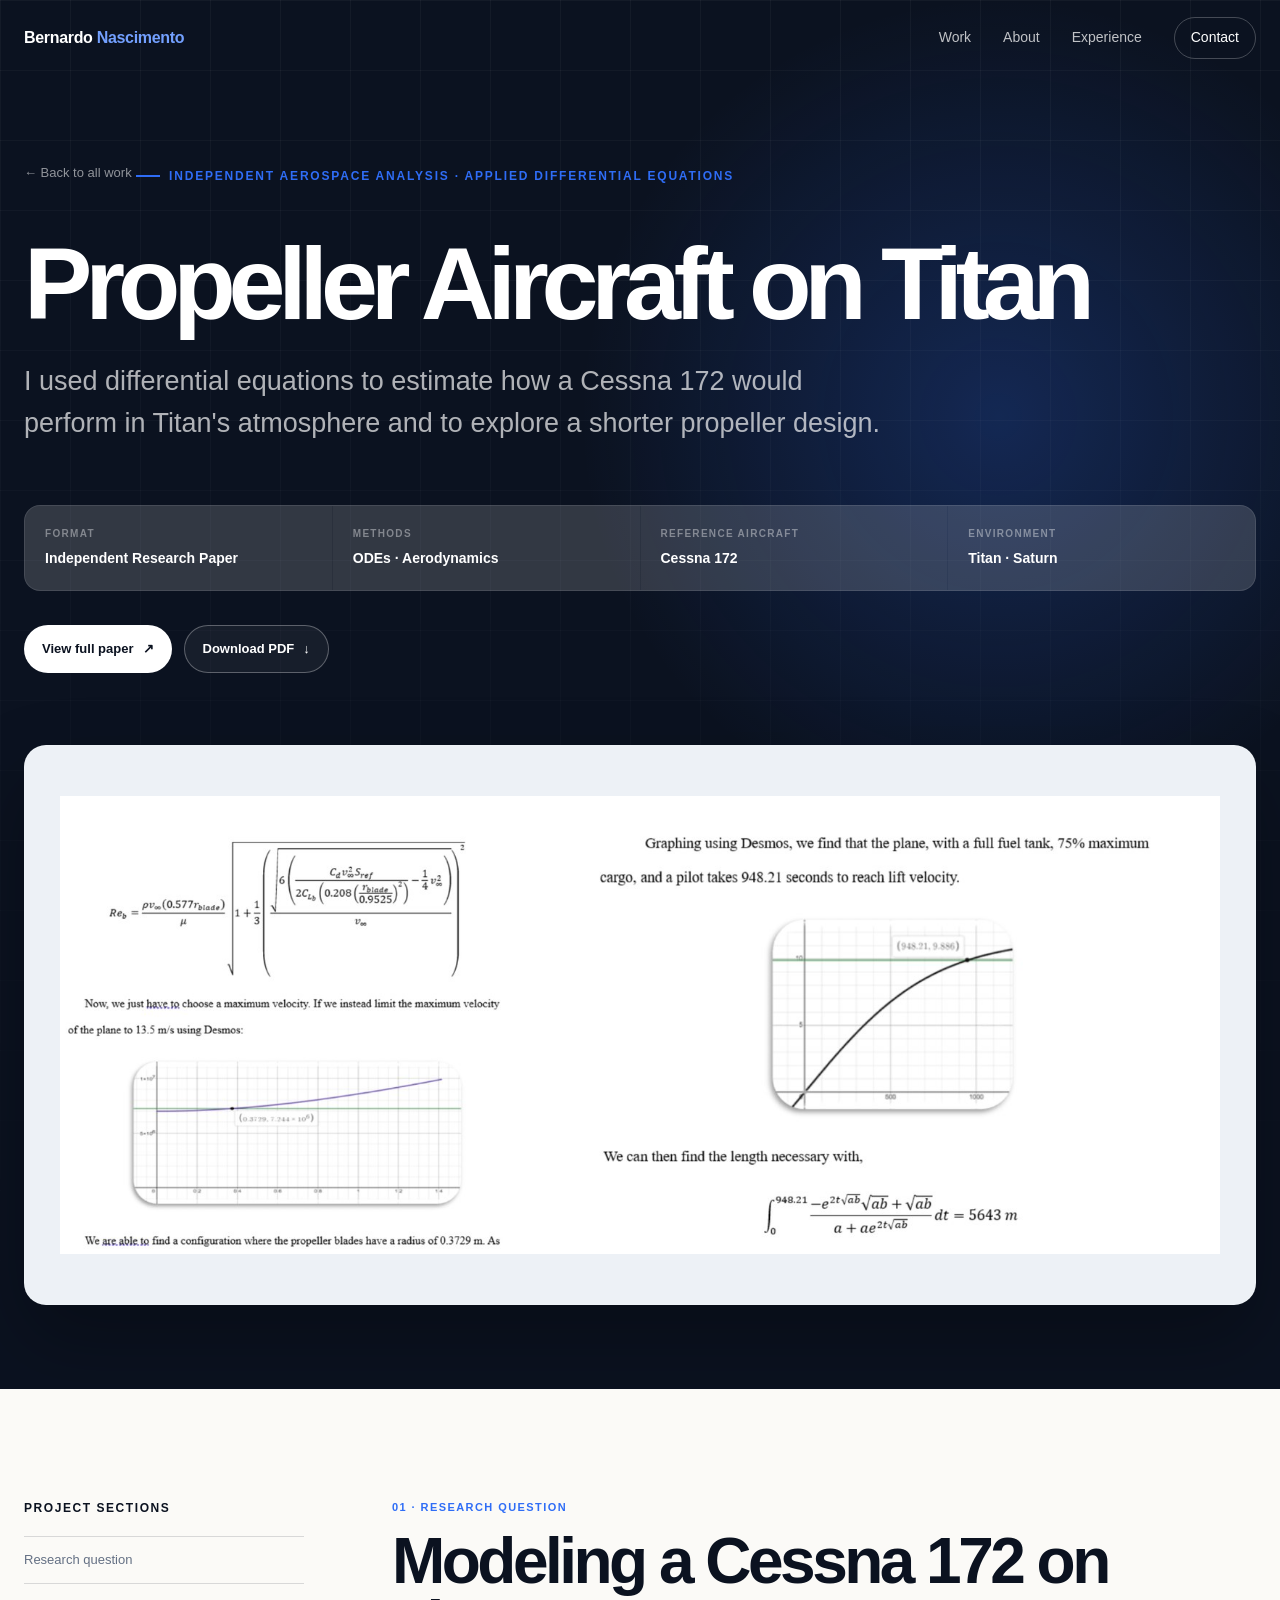
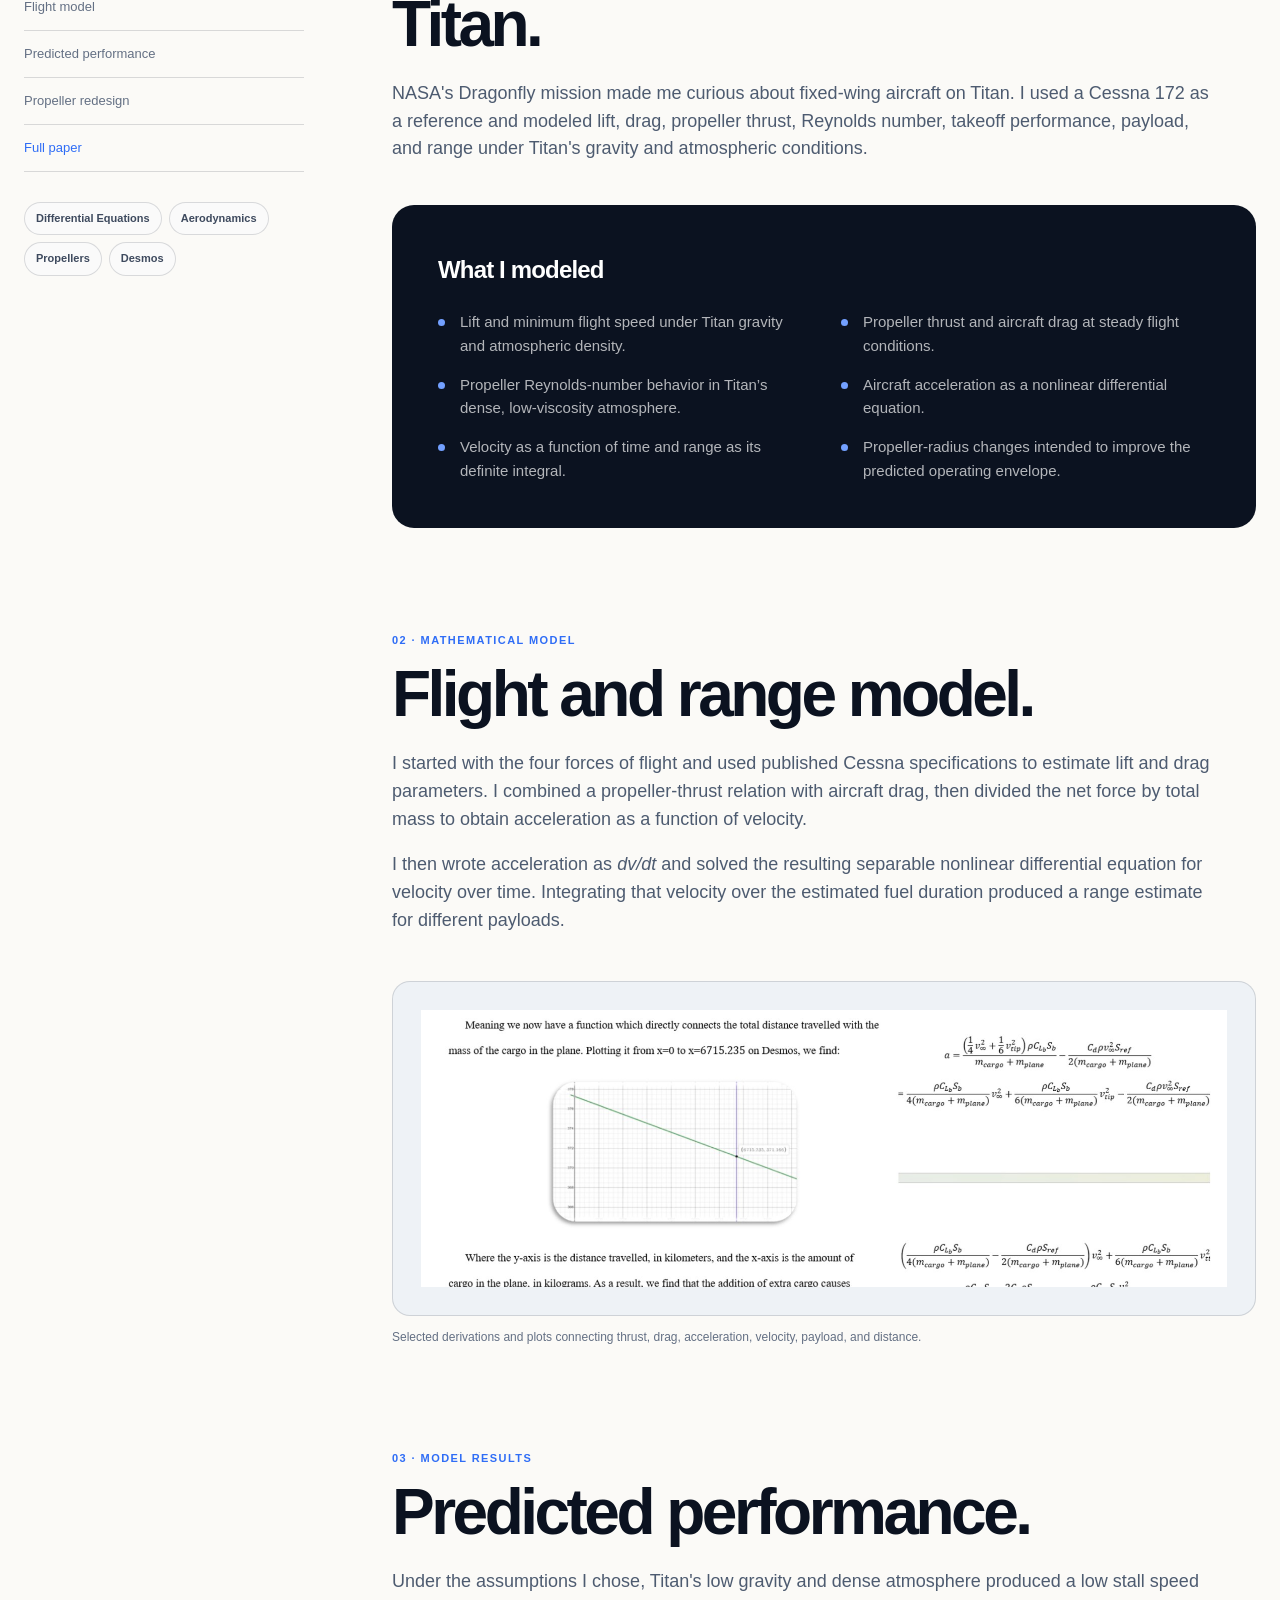
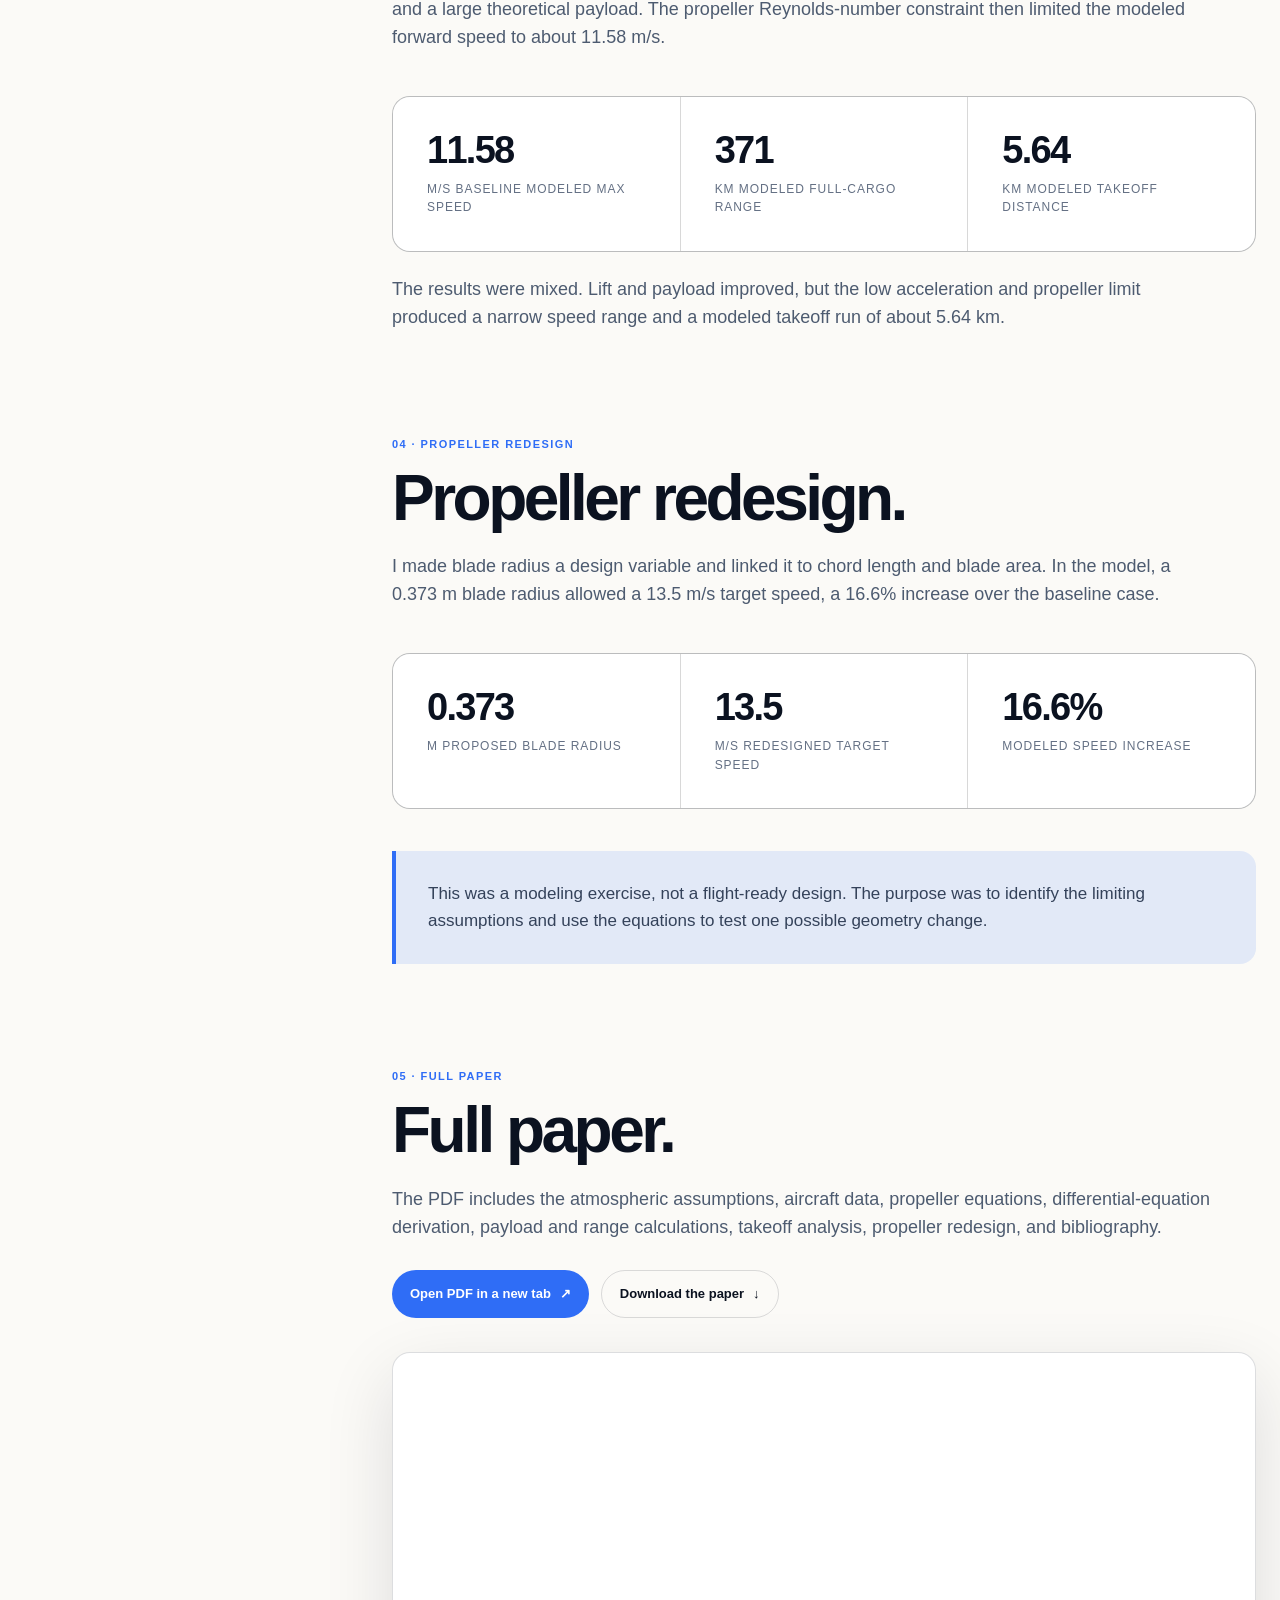
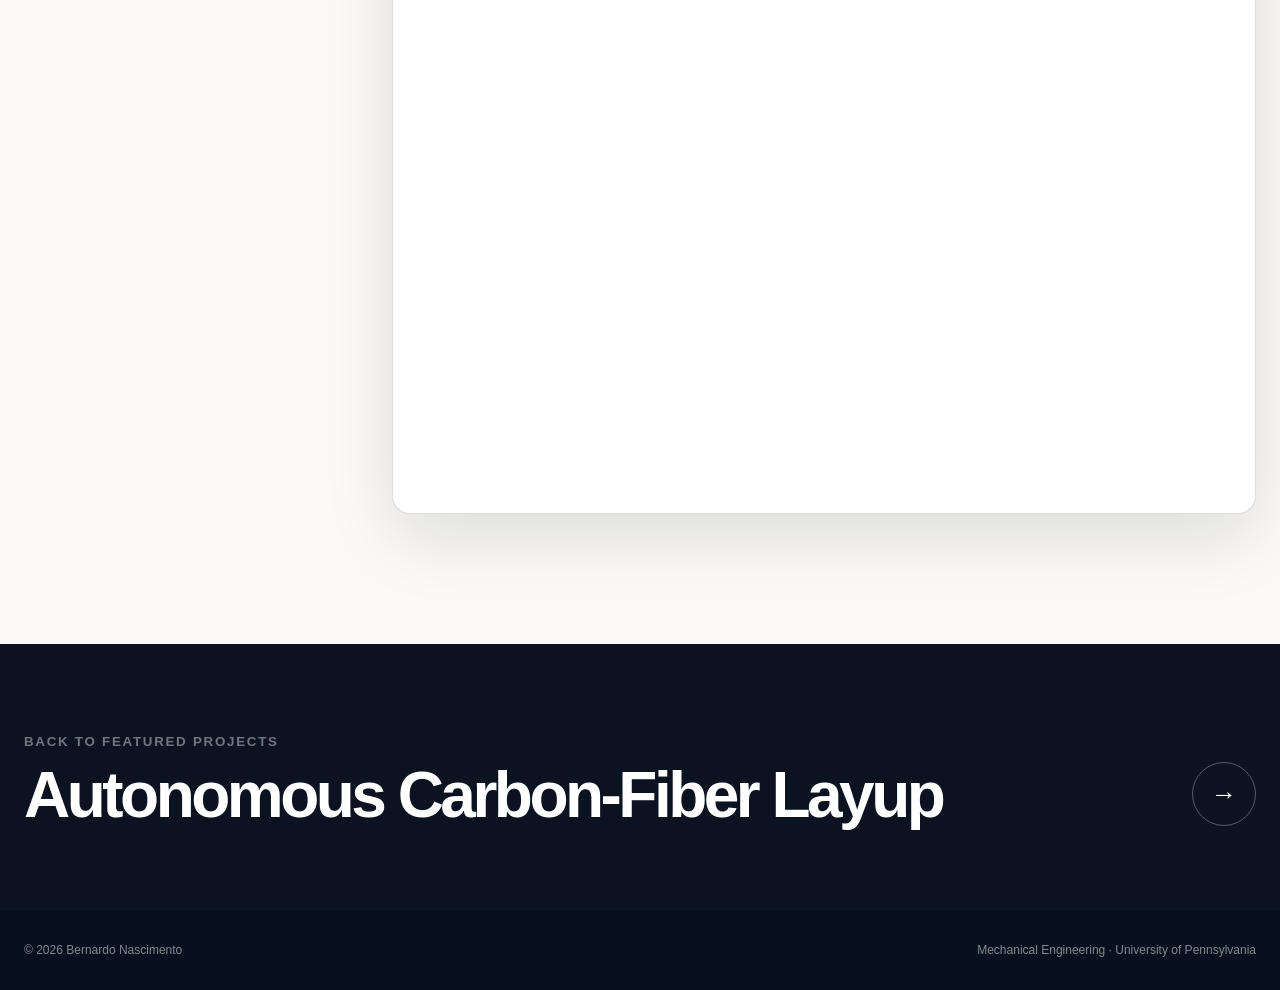
<file: projects/titan-aircraft.html>
<!doctype html>
<html lang="en">
<head>
  <meta charset="utf-8"><meta name="viewport" content="width=device-width, initial-scale=1">
  <meta name="description" content="Independent aerospace analysis by Bernardo Nascimento using differential equations to model Cessna 172 performance and a modified propeller in Titan's atmosphere. The full paper is available as a PDF.">
  <title>Propeller Aircraft on Titan | Bernardo Nascimento</title>
  <link rel="stylesheet" href="../styles.css"><script defer src="../script.js"></script>
</head>
<body class="project-page">
<header class="site-header"><nav class="nav container" aria-label="Primary navigation"><a class="brand" href="../index.html">Bernardo <span>Nascimento</span></a><button class="mobile-toggle" type="button" aria-label="Open navigation" aria-expanded="false"><span></span><span></span></button><div class="nav-links"><a href="../index.html#work">Work</a><a href="../index.html#about">About</a><a href="../index.html#experience">Experience</a><a class="nav-cta" href="../index.html#contact">Contact</a></div></nav></header>
<main>

<section class="project-hero">
  <div class="project-hero-inner container">
    <a class="back-link" href="../index.html#work">← Back to all work</a>
    <p class="eyebrow">Independent Aerospace Analysis · Applied Differential Equations</p>
    <h1>Propeller Aircraft on Titan</h1>
    <p class="lead">I used differential equations to estimate how a Cessna 172 would perform in Titan's atmosphere and to explore a shorter propeller design.</p>
    <div class="project-meta-row">
      <div class="project-meta"><span>Format</span><strong>Independent Research Paper</strong></div>
      <div class="project-meta"><span>Methods</span><strong>ODEs · Aerodynamics</strong></div>
      <div class="project-meta"><span>Reference aircraft</span><strong>Cessna 172</strong></div>
      <div class="project-meta"><span>Environment</span><strong>Titan · Saturn</strong></div>
    </div>
    <div class="resource-actions hero-resources">
      <a class="resource-btn light" href="../assets/documents/titan-aircraft-analysis.pdf" target="_blank" rel="noopener">View full paper <span>↗</span></a>
      <a class="resource-btn ghost" href="../assets/documents/titan-aircraft-analysis.pdf" download>Download PDF <span>↓</span></a>
    </div>
    <div class="project-hero-media one"><img class="contain" src="../assets/images/titan-analysis-overview.jpg" alt="Equations, plots, and performance results from the Titan aircraft study"></div>
  </div>
</section>
<section class="project-body"><div class="case-grid container">
  <aside class="case-aside"><h3>Project sections</h3><ul><li><a href="#question">Research question</a></li><li><a href="#model">Flight model</a></li><li><a href="#performance">Predicted performance</a></li><li><a href="#redesign">Propeller redesign</a></li><li><a href="#paper">Full paper</a></li></ul><div class="aside-tags"><span class="tag">Differential Equations</span><span class="tag">Aerodynamics</span><span class="tag">Propellers</span><span class="tag">Desmos</span></div></aside>
  <div class="case-main">
    <section class="case-section reveal" id="question"><span class="section-no">01 · RESEARCH QUESTION</span><h2>Modeling a Cessna 172 on Titan.</h2><p>NASA's Dragonfly mission made me curious about fixed-wing aircraft on Titan. I used a Cessna 172 as a reference and modeled lift, drag, propeller thrust, Reynolds number, takeoff performance, payload, and range under Titan's gravity and atmospheric conditions.</p><div class="contribution-box"><h3>What I modeled</h3><ul class="contribution-list"><li>Lift and minimum flight speed under Titan gravity and atmospheric density.</li><li>Propeller thrust and aircraft drag at steady flight conditions.</li><li>Propeller Reynolds-number behavior in Titan’s dense, low-viscosity atmosphere.</li><li>Aircraft acceleration as a nonlinear differential equation.</li><li>Velocity as a function of time and range as its definite integral.</li><li>Propeller-radius changes intended to improve the predicted operating envelope.</li></ul></div></section>
    <section class="case-section reveal" id="model"><span class="section-no">02 · MATHEMATICAL MODEL</span><h2>Flight and range model.</h2><p>I started with the four forces of flight and used published Cessna specifications to estimate lift and drag parameters. I combined a propeller-thrust relation with aircraft drag, then divided the net force by total mass to obtain acceleration as a function of velocity.</p><p>I then wrote acceleration as <em>dv/dt</em> and solved the resulting separable nonlinear differential equation for velocity over time. Integrating that velocity over the estimated fuel duration produced a range estimate for different payloads.</p><figure class="figure"><img class="contain" src="../assets/images/titan-equations.jpg" alt="Differential-equation derivations and range plots from the Titan aircraft paper"><figcaption>Selected derivations and plots connecting thrust, drag, acceleration, velocity, payload, and distance.</figcaption></figure></section>
    <section class="case-section reveal" id="performance"><span class="section-no">03 · MODEL RESULTS</span><h2>Predicted performance.</h2><p>Under the assumptions I chose, Titan's low gravity and dense atmosphere produced a low stall speed and a large theoretical payload. The propeller Reynolds-number constraint then limited the modeled forward speed to about 11.58 m/s.</p><div class="stats-band"><div class="stat-card"><strong>11.58</strong><span>m/s baseline modeled max speed</span></div><div class="stat-card"><strong>371</strong><span>km modeled full-cargo range</span></div><div class="stat-card"><strong>5.64</strong><span>km modeled takeoff distance</span></div></div><p>The results were mixed. Lift and payload improved, but the low acceleration and propeller limit produced a narrow speed range and a modeled takeoff run of about 5.64 km.</p></section>
    <section class="case-section reveal" id="redesign"><span class="section-no">04 · PROPELLER REDESIGN</span><h2>Propeller redesign.</h2><p>I made blade radius a design variable and linked it to chord length and blade area. In the model, a 0.373 m blade radius allowed a 13.5 m/s target speed, a 16.6% increase over the baseline case.</p><div class="stats-band"><div class="stat-card"><strong>0.373</strong><span>m proposed blade radius</span></div><div class="stat-card"><strong>13.5</strong><span>m/s redesigned target speed</span></div><div class="stat-card"><strong>16.6%</strong><span>Modeled speed increase</span></div></div><div class="callout">This was a modeling exercise, not a flight-ready design. The purpose was to identify the limiting assumptions and use the equations to test one possible geometry change.</div></section>
    <section class="case-section reveal" id="paper"><span class="section-no">05 · FULL PAPER</span><h2>Full paper.</h2><p>The PDF includes the atmospheric assumptions, aircraft data, propeller equations, differential-equation derivation, payload and range calculations, takeoff analysis, propeller redesign, and bibliography.</p><div class="resource-actions"><a class="resource-btn" href="../assets/documents/titan-aircraft-analysis.pdf" target="_blank" rel="noopener">Open PDF in a new tab <span>↗</span></a><a class="resource-btn secondary" href="../assets/documents/titan-aircraft-analysis.pdf" download>Download the paper <span>↓</span></a></div><div class="pdf-frame"><iframe src="../assets/documents/titan-aircraft-analysis.pdf#view=FitH" title="Analysis of Propeller Aircraft Performance on Titan PDF"><p>Your browser cannot display PDFs inline. <a href="../assets/documents/titan-aircraft-analysis.pdf">Open the paper here.</a></p></iframe></div></section>
  </div>
</div></section>
<section class="project-next"><a href="carbon-fiber.html"><div class="project-next-inner container"><div><small>Back to featured projects</small><h2>Autonomous Carbon-Fiber Layup</h2></div><span class="next-circle">→</span></div></a></section>

</main>
<footer class="footer"><div class="footer-inner container"><span>© 2026 Bernardo Nascimento</span><span>Mechanical Engineering · University of Pennsylvania</span></div></footer>
</body></html>
</file>
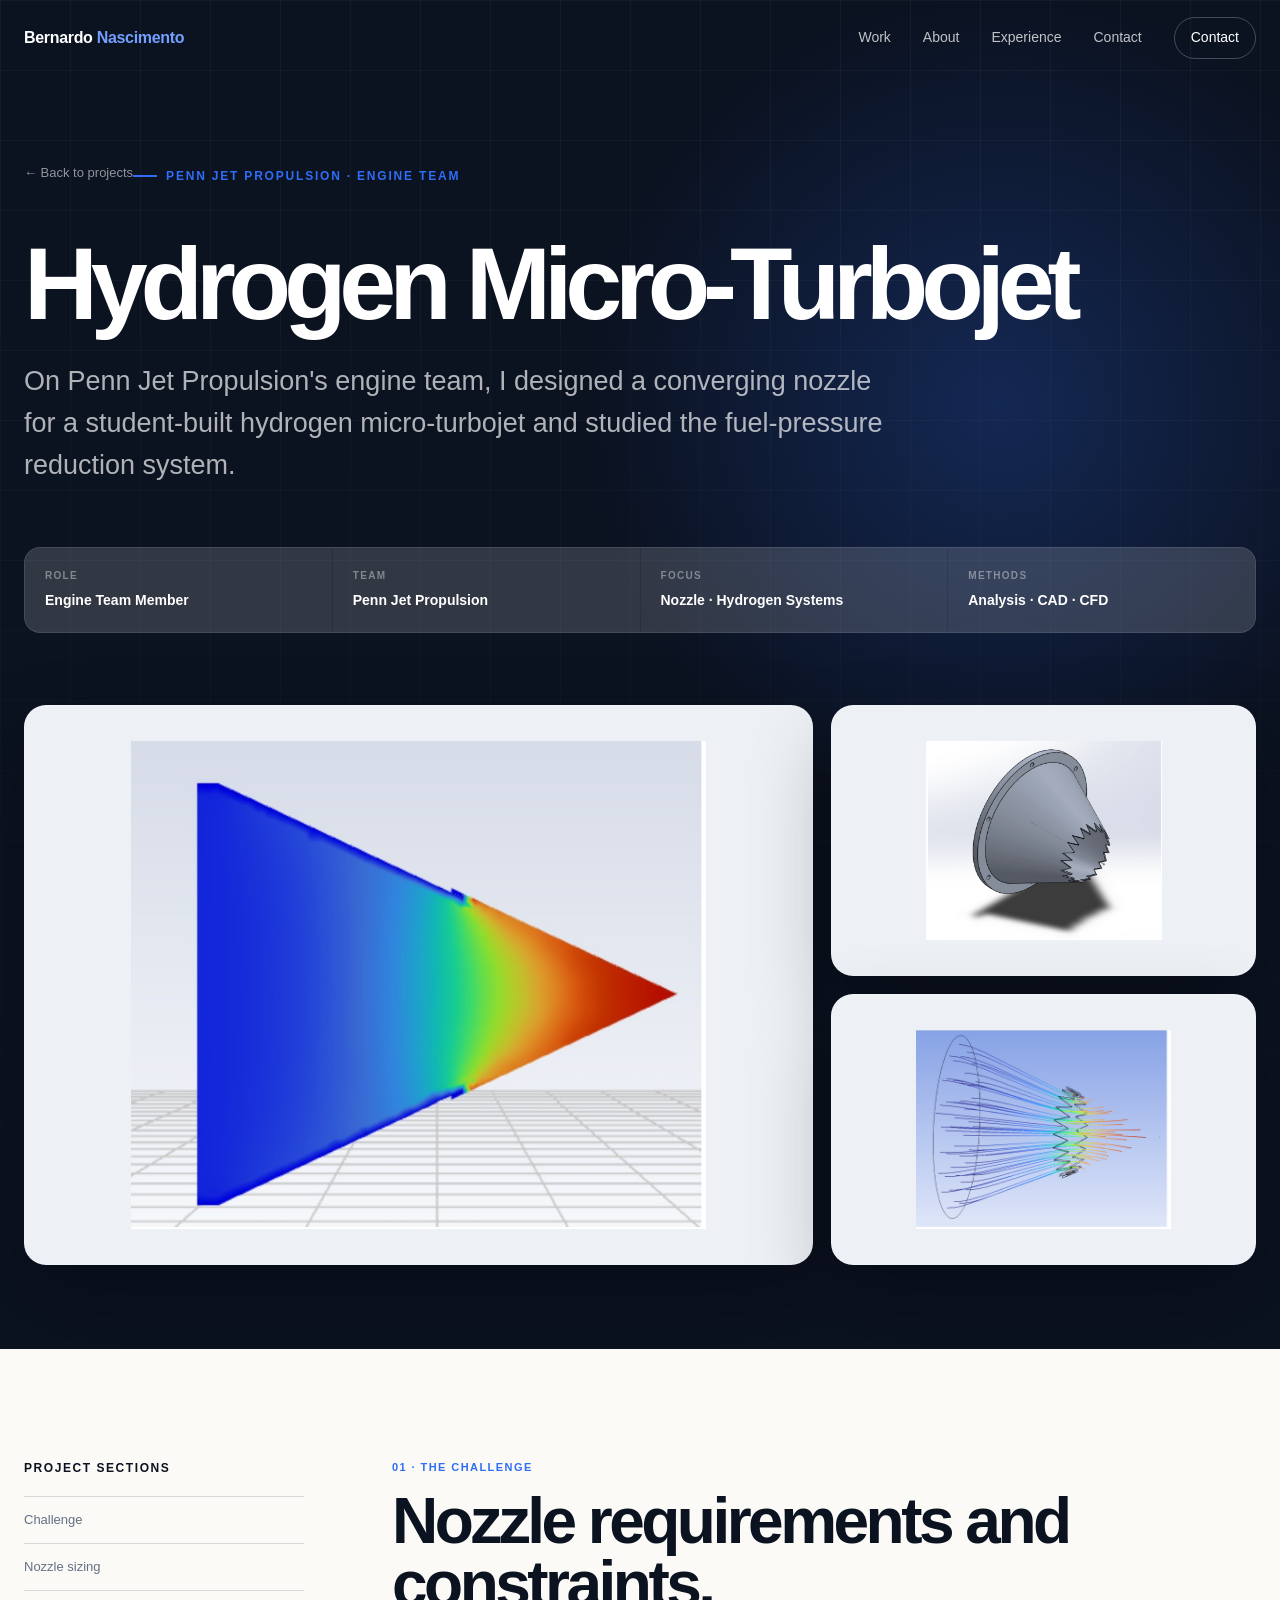
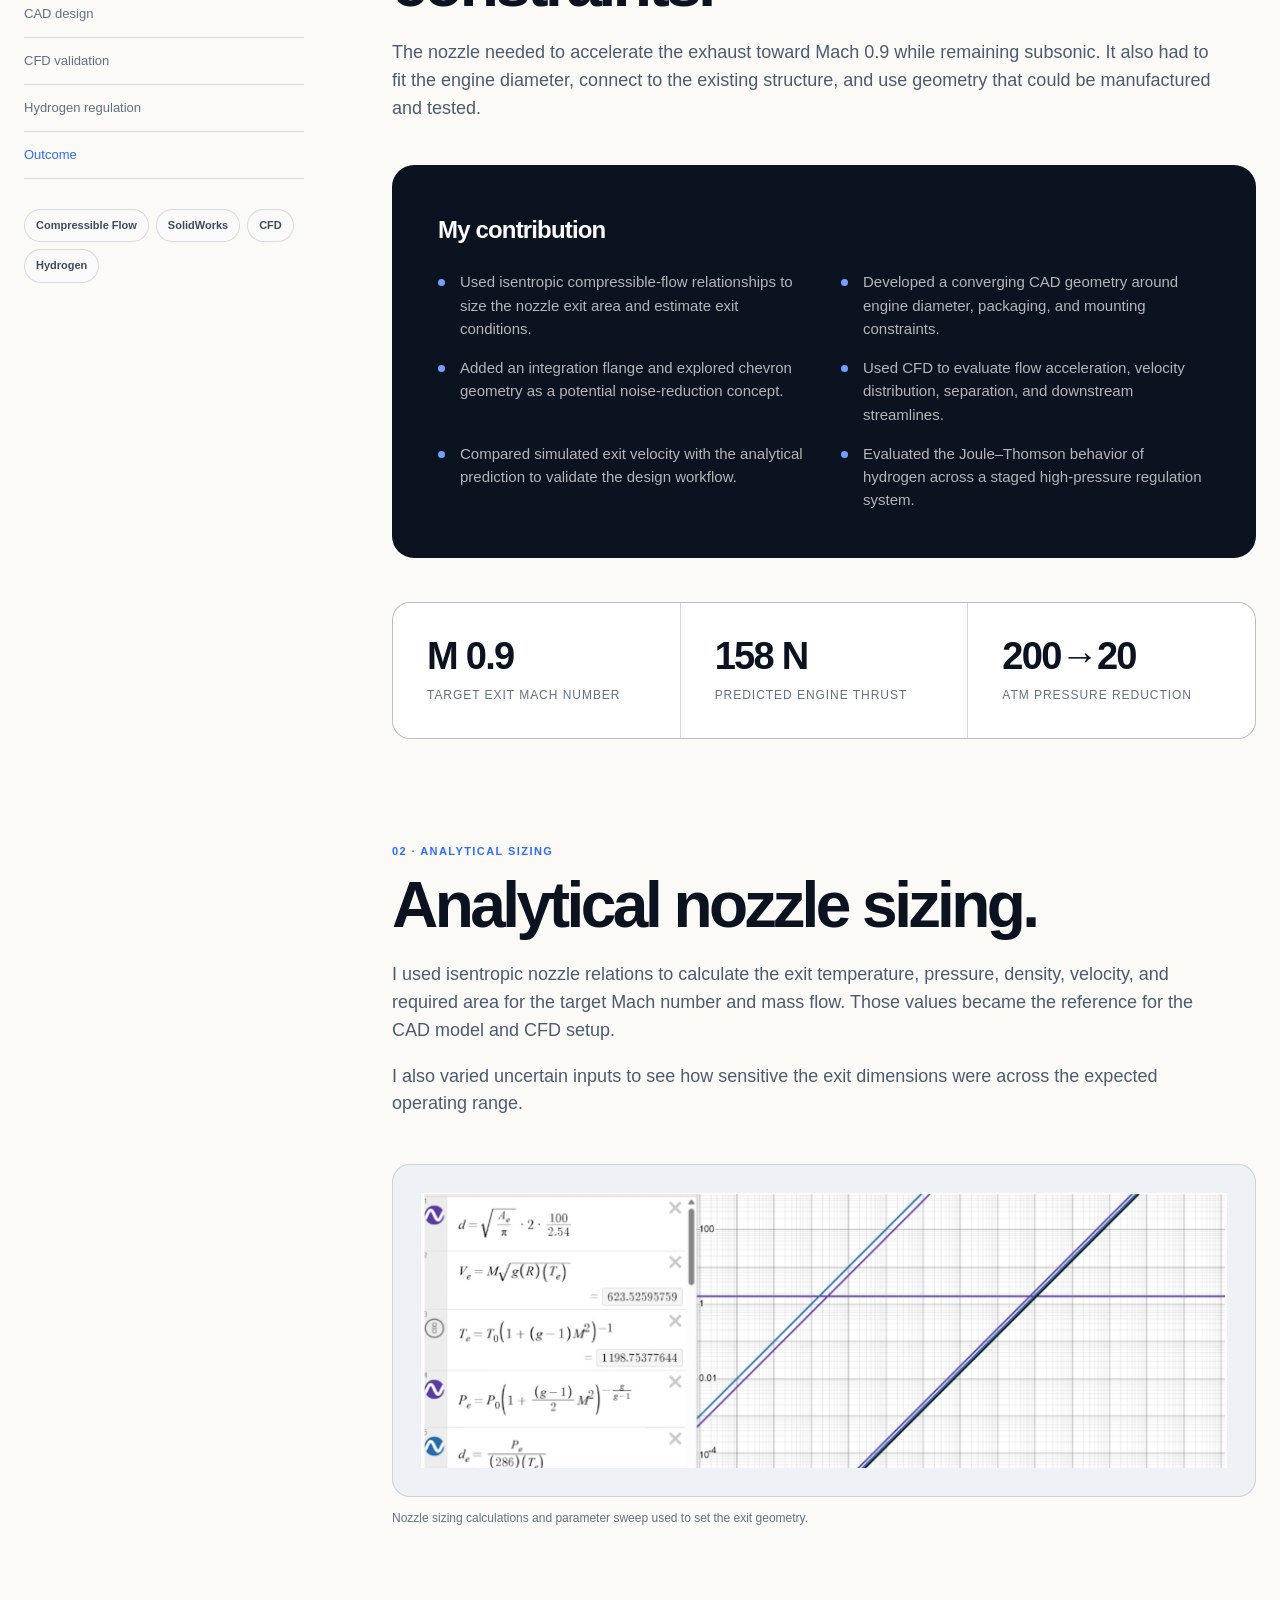
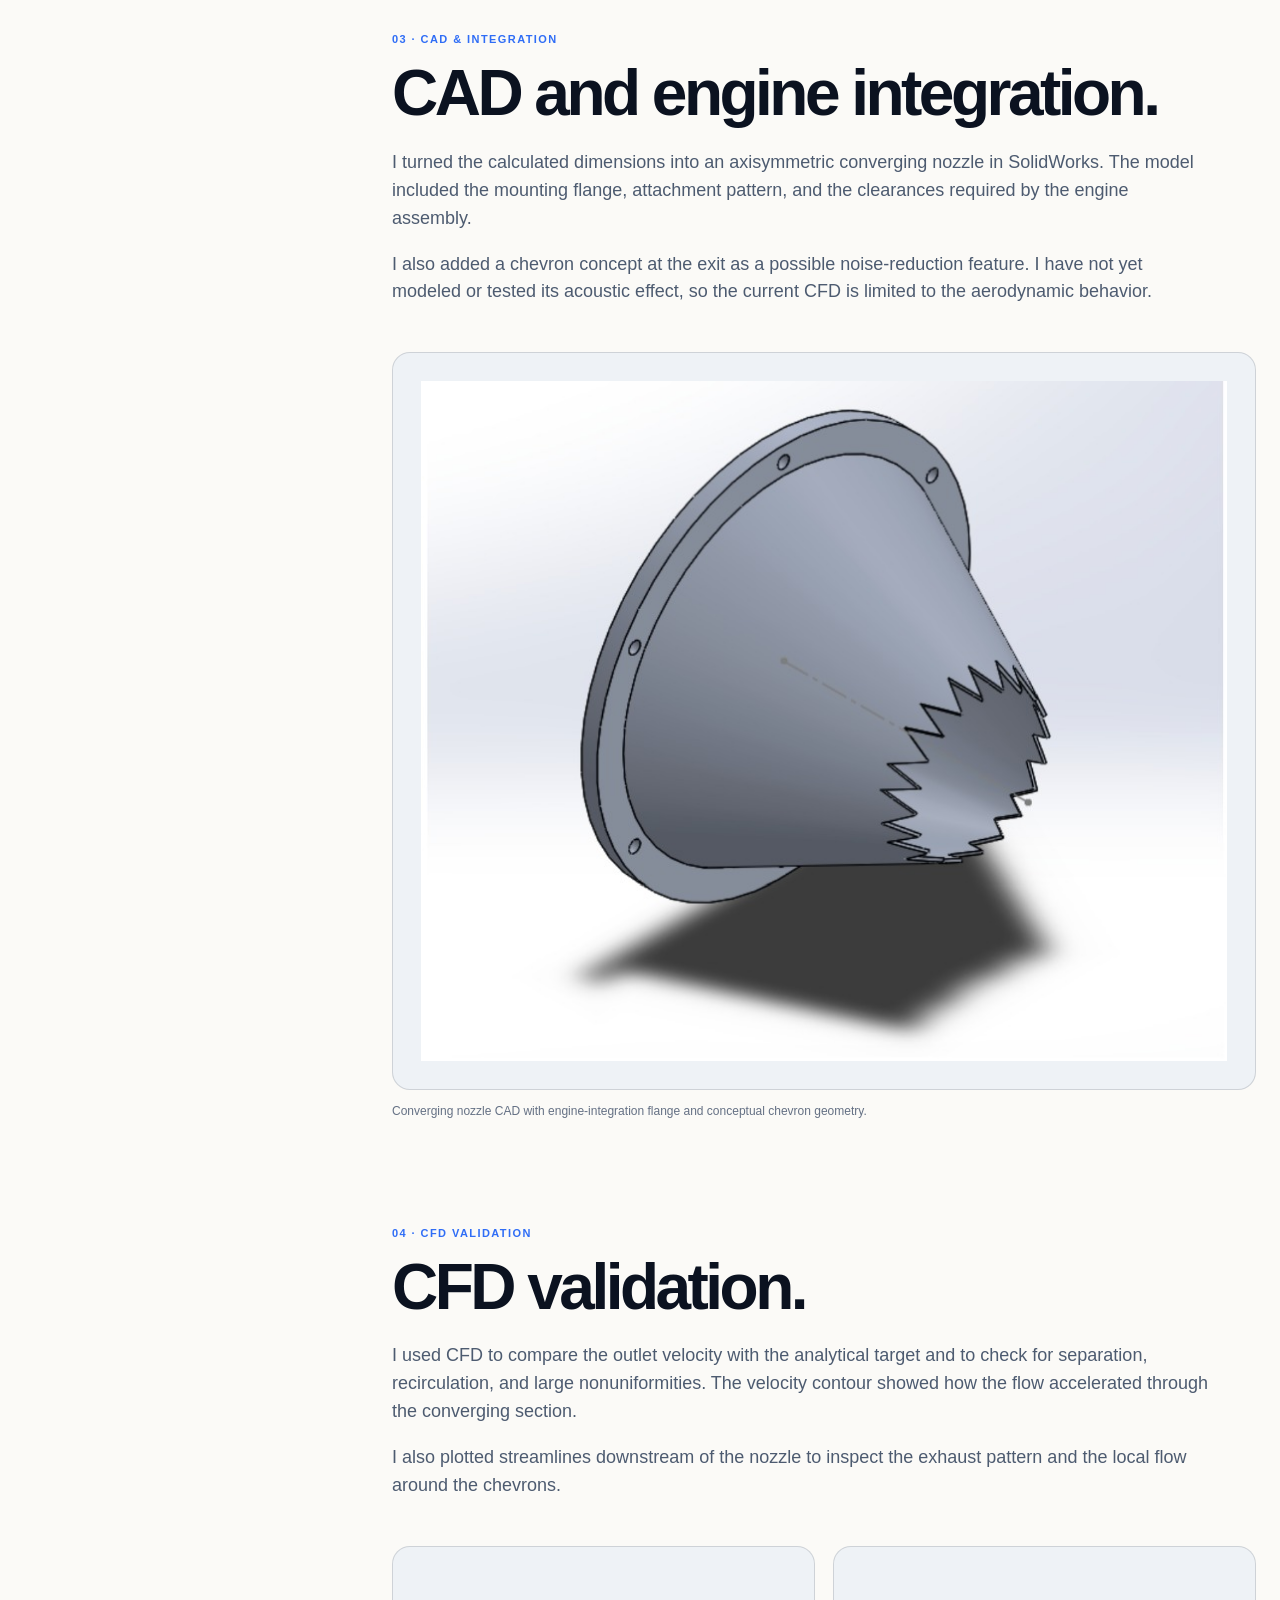
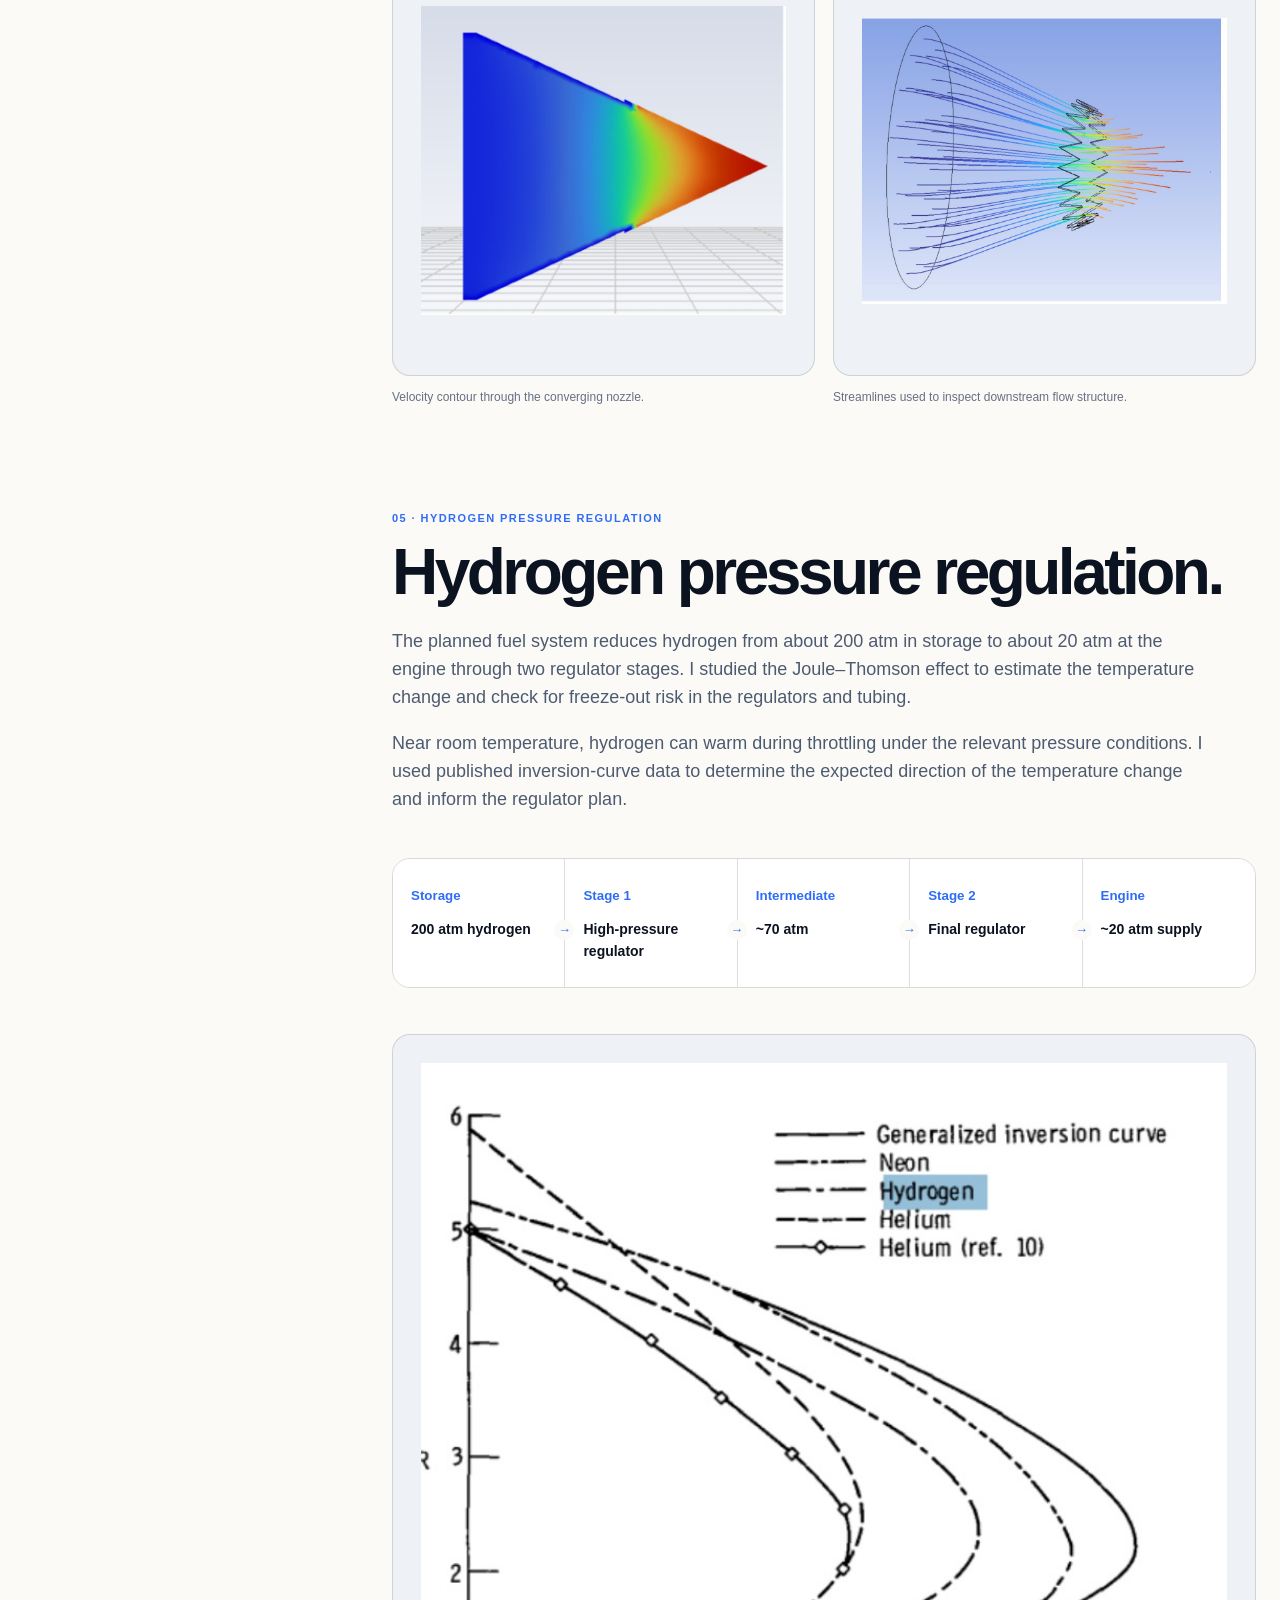
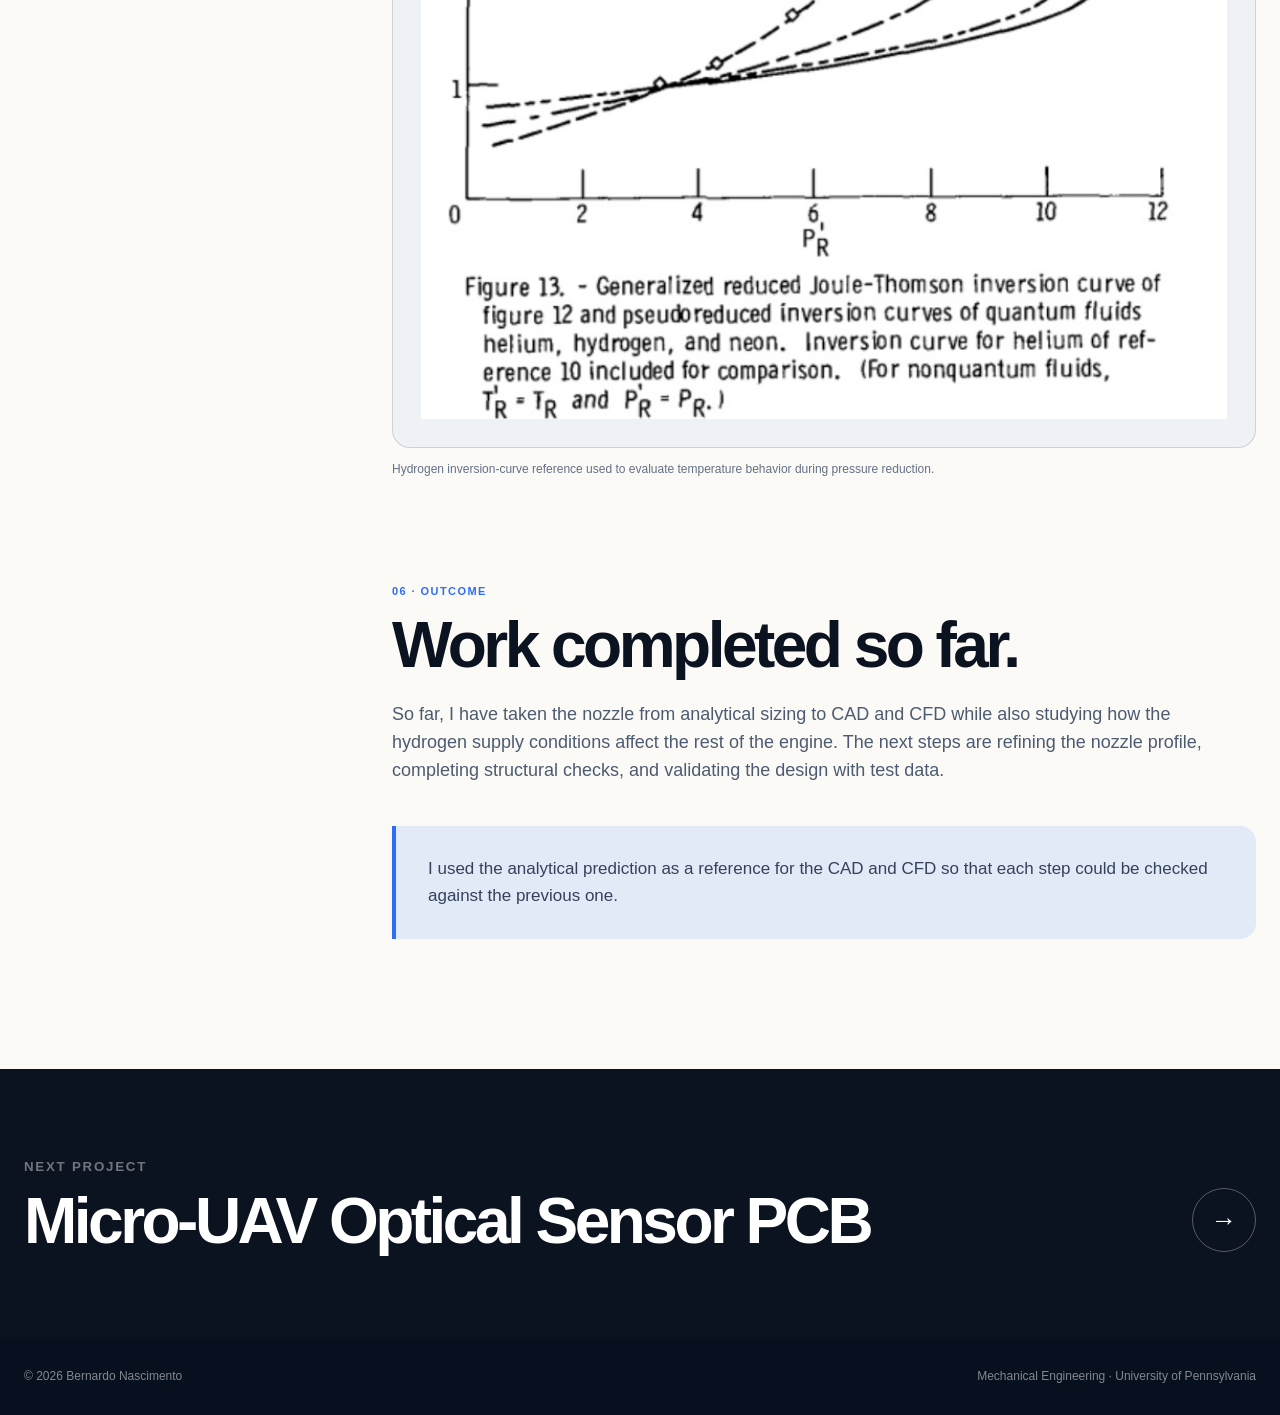
<file: projects/turbojet.html>
<!doctype html>
<html lang="en">
<head>
  <meta charset="utf-8"><meta name="viewport" content="width=device-width, initial-scale=1">
  <meta name="description" content="Hydrogen micro-turbojet work by Bernardo Nascimento covering compressible-flow nozzle sizing, CAD, CFD, and hydrogen pressure regulation.">
  <title>Hydrogen Micro-Turbojet | Bernardo Nascimento</title>
  <link rel="stylesheet" href="../styles.css"><script defer src="../script.js"></script>
</head>
<body class="project-page">
<header class="site-header"><nav class="nav container"><a class="brand" href="../index.html">Bernardo <span>Nascimento</span></a><button class="mobile-toggle" type="button" aria-label="Open navigation" aria-expanded="false"><span></span><span></span></button><div class="nav-links"><a href="../index.html#work">Work</a><a href="../index.html#about">About</a><a href="../index.html#experience">Experience</a><a href="../index.html#contact">Contact</a><a class="nav-cta" href="../index.html#contact">Contact</a></div></nav></header>
<main>
<section class="project-hero"><div class="project-hero-inner container"><a class="back-link" href="../index.html#work">← Back to projects</a><p class="eyebrow">Penn Jet Propulsion · Engine Team</p><h1>Hydrogen Micro-Turbojet</h1><p class="lead">On Penn Jet Propulsion's engine team, I designed a converging nozzle for a student-built hydrogen micro-turbojet and studied the fuel-pressure reduction system.</p><div class="project-meta-row"><div class="project-meta"><span>Role</span><strong>Engine Team Member</strong></div><div class="project-meta"><span>Team</span><strong>Penn Jet Propulsion</strong></div><div class="project-meta"><span>Focus</span><strong>Nozzle · Hydrogen Systems</strong></div><div class="project-meta"><span>Methods</span><strong>Analysis · CAD · CFD</strong></div></div><div class="project-hero-media"><img class="contain" src="../assets/images/turbojet-cfd.jpg" alt="CFD velocity contour through a converging nozzle"><div class="stack"><img class="contain" src="../assets/images/turbojet-cad.jpg" alt="CAD model of the converging nozzle"><img class="contain" src="../assets/images/turbojet-streamlines.jpg" alt="Flow streamlines through and downstream of the nozzle"></div></div></div></section>
<section class="project-body"><div class="case-grid container"><aside class="case-aside"><h3>Project sections</h3><ul><li><a href="#challenge">Challenge</a></li><li><a href="#sizing">Nozzle sizing</a></li><li><a href="#design">CAD design</a></li><li><a href="#validation">CFD validation</a></li><li><a href="#hydrogen">Hydrogen regulation</a></li><li><a href="#outcome">Outcome</a></li></ul><div class="aside-tags"><span class="tag">Compressible Flow</span><span class="tag">SolidWorks</span><span class="tag">CFD</span><span class="tag">Hydrogen</span></div></aside><div class="case-main">
<section class="case-section reveal" id="challenge"><span class="section-no">01 · THE CHALLENGE</span><h2>Nozzle requirements and constraints.</h2><p>The nozzle needed to accelerate the exhaust toward Mach 0.9 while remaining subsonic. It also had to fit the engine diameter, connect to the existing structure, and use geometry that could be manufactured and tested.</p><div class="contribution-box"><h3>My contribution</h3><ul class="contribution-list"><li>Used isentropic compressible-flow relationships to size the nozzle exit area and estimate exit conditions.</li><li>Developed a converging CAD geometry around engine diameter, packaging, and mounting constraints.</li><li>Added an integration flange and explored chevron geometry as a potential noise-reduction concept.</li><li>Used CFD to evaluate flow acceleration, velocity distribution, separation, and downstream streamlines.</li><li>Compared simulated exit velocity with the analytical prediction to validate the design workflow.</li><li>Evaluated the Joule–Thomson behavior of hydrogen across a staged high-pressure regulation system.</li></ul></div><div class="stats-band"><div class="stat-card"><strong>M 0.9</strong><span>Target exit Mach number</span></div><div class="stat-card"><strong>158 N</strong><span>Predicted engine thrust</span></div><div class="stat-card"><strong>200→20</strong><span>atm pressure reduction</span></div></div></section>
<section class="case-section reveal" id="sizing"><span class="section-no">02 · ANALYTICAL SIZING</span><h2>Analytical nozzle sizing.</h2><p>I used isentropic nozzle relations to calculate the exit temperature, pressure, density, velocity, and required area for the target Mach number and mass flow. Those values became the reference for the CAD model and CFD setup.</p><p>I also varied uncertain inputs to see how sensitive the exit dimensions were across the expected operating range.</p><figure class="figure"><img class="contain" src="../assets/images/turbojet-analysis.jpg" alt="Analytical nozzle sizing equations and parameter sweep"><figcaption>Nozzle sizing calculations and parameter sweep used to set the exit geometry.</figcaption></figure></section>
<section class="case-section reveal" id="design"><span class="section-no">03 · CAD & INTEGRATION</span><h2>CAD and engine integration.</h2><p>I turned the calculated dimensions into an axisymmetric converging nozzle in SolidWorks. The model included the mounting flange, attachment pattern, and the clearances required by the engine assembly.</p><p>I also added a chevron concept at the exit as a possible noise-reduction feature. I have not yet modeled or tested its acoustic effect, so the current CFD is limited to the aerodynamic behavior.</p><figure class="figure"><img class="contain" src="../assets/images/turbojet-cad.jpg" alt="SolidWorks model of the converging nozzle"><figcaption>Converging nozzle CAD with engine-integration flange and conceptual chevron geometry.</figcaption></figure></section>
<section class="case-section reveal" id="validation"><span class="section-no">04 · CFD VALIDATION</span><h2>CFD validation.</h2><p>I used CFD to compare the outlet velocity with the analytical target and to check for separation, recirculation, and large nonuniformities. The velocity contour showed how the flow accelerated through the converging section.</p><p>I also plotted streamlines downstream of the nozzle to inspect the exhaust pattern and the local flow around the chevrons.</p><div class="figure-grid"><figure class="figure"><img class="contain" src="../assets/images/turbojet-cfd.jpg" alt="CFD velocity contour through the nozzle"><figcaption>Velocity contour through the converging nozzle.</figcaption></figure><figure class="figure"><img class="contain" src="../assets/images/turbojet-streamlines.jpg" alt="CFD streamlines downstream of the nozzle"><figcaption>Streamlines used to inspect downstream flow structure.</figcaption></figure></div></section>
<section class="case-section reveal" id="hydrogen"><span class="section-no">05 · HYDROGEN PRESSURE REGULATION</span><h2>Hydrogen pressure regulation.</h2><p>The planned fuel system reduces hydrogen from about 200 atm in storage to about 20 atm at the engine through two regulator stages. I studied the Joule–Thomson effect to estimate the temperature change and check for freeze-out risk in the regulators and tubing.</p><p>Near room temperature, hydrogen can warm during throttling under the relevant pressure conditions. I used published inversion-curve data to determine the expected direction of the temperature change and inform the regulator plan.</p><div class="process-flow"><div class="process-step"><small>Storage</small><strong>200 atm hydrogen</strong></div><div class="process-step"><small>Stage 1</small><strong>High-pressure regulator</strong></div><div class="process-step"><small>Intermediate</small><strong>~70 atm</strong></div><div class="process-step"><small>Stage 2</small><strong>Final regulator</strong></div><div class="process-step"><small>Engine</small><strong>~20 atm supply</strong></div></div><figure class="figure"><img class="contain" src="../assets/images/hydrogen-inversion.jpg" alt="Published hydrogen Joule-Thomson inversion curve"><figcaption>Hydrogen inversion-curve reference used to evaluate temperature behavior during pressure reduction.</figcaption></figure></section>
<section class="case-section reveal" id="outcome"><span class="section-no">06 · OUTCOME</span><h2>Work completed so far.</h2><p>So far, I have taken the nozzle from analytical sizing to CAD and CFD while also studying how the hydrogen supply conditions affect the rest of the engine. The next steps are refining the nozzle profile, completing structural checks, and validating the design with test data.</p><div class="callout">I used the analytical prediction as a reference for the CAD and CFD so that each step could be checked against the previous one.</div></section>
</div></div></section>
<section class="project-next"><a href="pcb.html"><div class="project-next-inner container"><div><small>Next project</small><h2>Micro-UAV Optical Sensor PCB</h2></div><span class="next-circle">→</span></div></a></section>
</main><footer class="footer"><div class="footer-inner container"><span>© 2026 Bernardo Nascimento</span><span>Mechanical Engineering · University of Pennsylvania</span></div></footer>
</body></html>
</file>
<file: styles.css>
:root {
  --ink: #0b1220;
  --ink-2: #111c30;
  --paper: #f4f1ea;
  --paper-2: #fbfaf7;
  --white: #ffffff;
  --muted: #647084;
  --line: rgba(11, 18, 32, 0.14);
  --line-light: rgba(255,255,255,.13);
  --accent: #2f6df6;
  --accent-2: #73a0ff;
  --accent-soft: rgba(47,109,246,.12);
  --orange: #f28b42;
  --radius: 22px;
  --shadow: 0 24px 70px rgba(11,18,32,.12);
  --max: 1240px;
}

* { box-sizing: border-box; }
html { scroll-behavior: smooth; }
body {
  margin: 0;
  color: var(--ink);
  background: var(--paper-2);
  font-family: Inter, ui-sans-serif, -apple-system, BlinkMacSystemFont, "Segoe UI", Helvetica, Arial, sans-serif;
  line-height: 1.55;
  -webkit-font-smoothing: antialiased;
}
body::selection { background: var(--accent); color: white; }
a { color: inherit; text-decoration: none; }
img { display: block; max-width: 100%; }
button, input, textarea { font: inherit; }

.container { width: min(calc(100% - 48px), var(--max)); margin-inline: auto; }
.eyebrow {
  display: inline-flex;
  align-items: center;
  gap: 9px;
  margin: 0 0 18px;
  color: var(--accent);
  font-size: 12px;
  font-weight: 800;
  letter-spacing: .15em;
  text-transform: uppercase;
}
.eyebrow::before { content: ""; width: 24px; height: 2px; background: currentColor; }
.section-title {
  margin: 0;
  font-size: clamp(38px, 5vw, 70px);
  line-height: .98;
  letter-spacing: -.055em;
  max-width: 900px;
}
.section-copy {
  margin: 22px 0 0;
  max-width: 680px;
  font-size: clamp(17px, 1.7vw, 21px);
  color: var(--muted);
}

/* Navigation */
.site-header {
  position: fixed;
  inset: 0 0 auto;
  z-index: 100;
  transition: background .25s ease, border-color .25s ease, backdrop-filter .25s ease;
  border-bottom: 1px solid transparent;
}
.site-header.scrolled {
  background: rgba(8, 18, 33, .82);
  backdrop-filter: blur(18px);
  -webkit-backdrop-filter: blur(18px);
  border-color: rgba(255,255,255,.09);
}
.nav {
  height: 76px;
  display: flex;
  align-items: center;
  justify-content: space-between;
  color: white;
}
.brand {
  font-size: 16px;
  font-weight: 850;
  letter-spacing: -.02em;
}
.brand span { color: var(--accent-2); }
.nav-links { display: flex; align-items: center; gap: 32px; font-size: 14px; color: rgba(255,255,255,.74); }
.nav-links a { transition: color .2s ease; }
.nav-links a:hover, .nav-links a[aria-current="page"] { color: white; }
.nav-cta {
  border: 1px solid rgba(255,255,255,.24);
  border-radius: 999px;
  padding: 9px 16px;
  color: white !important;
}
.mobile-toggle { display: none; background: none; border: 0; color: white; padding: 8px; }
.mobile-toggle span { display:block; width:24px; height:2px; background: currentColor; margin:5px 0; }

/* Home hero */
.hero {
  position: relative;
  min-height: 860px;
  overflow: hidden;
  color: white;
  background:
    radial-gradient(circle at 76% 35%, rgba(47,109,246,.28), transparent 28%),
    linear-gradient(135deg, #081221 0%, #0b1728 58%, #101d31 100%);
}
.hero::before {
  content: "";
  position: absolute;
  inset: 0;
  background-image:
    linear-gradient(rgba(255,255,255,.045) 1px, transparent 1px),
    linear-gradient(90deg, rgba(255,255,255,.045) 1px, transparent 1px);
  background-size: 72px 72px;
  mask-image: linear-gradient(to bottom, black, transparent 92%);
}
.hero::after {
  content: "";
  position: absolute;
  width: 460px; height: 460px;
  border: 1px solid rgba(115,160,255,.19);
  border-radius: 50%;
  right: -160px; top: 180px;
  box-shadow: 0 0 0 70px rgba(115,160,255,.035), 0 0 0 140px rgba(115,160,255,.02);
}
.hero-inner {
  position: relative;
  z-index: 2;
  min-height: 860px;
  padding-top: 142px;
  padding-bottom: 82px;
  display: grid;
  grid-template-columns: 1.05fr .95fr;
  align-items: center;
  gap: 72px;
}
.hero-copy h1 {
  margin: 0;
  max-width: 780px;
  font-size: clamp(58px, 6.3vw, 94px);
  line-height: .93;
  letter-spacing: -.068em;
  font-weight: 850;
}
.hero-copy h1 em { font-style: normal; color: var(--accent-2); }
.hero-copy > p {
  margin: 30px 0 0;
  max-width: 670px;
  color: rgba(255,255,255,.68);
  font-size: clamp(18px, 1.8vw, 23px);
}
.hero-actions { display:flex; flex-wrap:wrap; gap:14px; margin-top: 38px; }
.btn {
  display: inline-flex;
  align-items: center;
  justify-content: center;
  gap: 10px;
  min-height: 50px;
  padding: 0 21px;
  border-radius: 999px;
  font-size: 14px;
  font-weight: 760;
  transition: transform .22s ease, background .22s ease, border-color .22s ease;
}
.btn:hover { transform: translateY(-2px); }
.btn-primary { background: var(--accent); color: white; box-shadow: 0 14px 32px rgba(47,109,246,.3); }
.btn-secondary { color: white; border: 1px solid rgba(255,255,255,.24); background: rgba(255,255,255,.035); }
.btn-light { background: white; color: var(--ink); }
.arrow { font-size: 18px; transition: transform .2s ease; }
a:hover .arrow { transform: translateX(4px); }
.hero-affiliations {
  display: flex;
  flex-wrap: wrap;
  gap: 10px 22px;
  margin-top: 58px;
  color: rgba(255,255,255,.49);
  font-size: 12px;
  letter-spacing: .08em;
  text-transform: uppercase;
}
.hero-affiliations span { position: relative; }
.hero-affiliations span:not(:last-child)::after { content:""; position:absolute; width:3px; height:3px; border-radius:50%; background:var(--accent-2); right:-13px; top:8px; }

.hero-visual { position: relative; min-height: 590px; }
.visual-frame {
  position: absolute;
  overflow: hidden;
  border-radius: 24px;
  border: 1px solid rgba(255,255,255,.13);
  background: #17243a;
  box-shadow: 0 30px 80px rgba(0,0,0,.31);
}
.visual-frame img { width:100%; height:100%; object-fit:cover; }
.visual-main { inset: 30px 0 72px 52px; }
.visual-main::after { content:""; position:absolute; inset:0; background:linear-gradient(to top, rgba(8,18,33,.35), transparent 48%); }
.visual-carbon { width: 245px; height: 214px; left: 0; bottom: 8px; transform: rotate(-3deg); }
.visual-nozzle { width: 248px; height: 176px; right: -26px; top: 0; transform: rotate(3deg); }
.visual-portrait { width: 112px; height: 112px; border-radius: 50%; right: 24px; bottom: 18px; border: 4px solid var(--ink-2); }
.visual-label {
  position:absolute;
  z-index: 2;
  left:28px; bottom:24px;
  font-size:11px; font-weight:800; letter-spacing:.12em; text-transform:uppercase;
  color:white;
}
.hero-scroll {
  position:absolute; z-index:3; bottom:32px; left:50%; transform:translateX(-50%);
  display:flex; align-items:center; gap:10px; color:rgba(255,255,255,.45); font-size:11px; letter-spacing:.13em; text-transform:uppercase;
}
.hero-scroll::before { content:""; display:block; width:34px; height:1px; background:currentColor; }

/* Focus strip */
.focus-strip { background: var(--paper); border-bottom: 1px solid var(--line); }
.focus-grid { display:grid; grid-template-columns: repeat(4, 1fr); }
.focus-item { padding: 31px 28px; border-right:1px solid var(--line); }
.focus-item:first-child { border-left:1px solid var(--line); }
.focus-item strong { display:block; font-size:14px; margin-bottom:5px; }
.focus-item span { color:var(--muted); font-size:13px; }

/* Sections */
.section { padding: 132px 0; }
.section-head { display:flex; align-items:flex-end; justify-content:space-between; gap:40px; margin-bottom:64px; }
.section-index { color: var(--muted); font-size:12px; font-weight:800; letter-spacing:.15em; }

/* Featured projects */
.featured-projects { background: var(--paper-2); }
.project-feature {
  display:grid;
  grid-template-columns: 1.18fr .82fr;
  min-height: 590px;
  margin-bottom: 32px;
  overflow:hidden;
  border: 1px solid var(--line);
  border-radius: var(--radius);
  background: white;
  box-shadow: 0 18px 54px rgba(11,18,32,.055);
}
.project-feature:nth-of-type(even) { grid-template-columns: .82fr 1.18fr; }
.project-feature:nth-of-type(even) .project-media { order:2; }
.project-media { position:relative; min-height: 560px; overflow:hidden; background:#dfe4eb; }
.project-media img { width:100%; height:100%; object-fit:cover; transition: transform .7s cubic-bezier(.2,.7,.2,1); }
.project-feature:hover .project-media img { transform:scale(1.035); }
.project-media.contain img { object-fit:contain; padding:58px; background:#eff2f6; }
.project-number {
  position:absolute; left:24px; top:24px; z-index:2;
  width:44px; height:44px; border-radius:50%;
  display:grid; place-items:center;
  background:rgba(8,18,33,.82); color:white;
  backdrop-filter: blur(10px);
  font-size:12px; font-weight:800;
}
.project-content { padding: clamp(42px, 5vw, 74px); display:flex; flex-direction:column; justify-content:center; }
.project-kicker { font-size:12px; font-weight:800; color:var(--accent); text-transform:uppercase; letter-spacing:.13em; }
.project-content h3 { margin:18px 0 0; font-size:clamp(38px,4vw,59px); line-height:.98; letter-spacing:-.055em; }
.project-content p { margin:24px 0 0; color:var(--muted); font-size:17px; }
.tag-list { display:flex; flex-wrap:wrap; gap:8px; margin-top:30px; }
.tag { border:1px solid var(--line); border-radius:999px; padding:7px 11px; font-size:11px; font-weight:750; color:#3e4a5e; background:#fafafa; }
.project-link { margin-top:36px; display:inline-flex; align-items:center; gap:10px; font-weight:780; font-size:14px; }
.metric-row { display:grid; grid-template-columns:repeat(3,1fr); gap:12px; margin-top:34px; }
.metric { padding:16px 0 0; border-top:1px solid var(--line); }
.metric strong { display:block; font-size:23px; line-height:1; letter-spacing:-.035em; }
.metric span { display:block; color:var(--muted); font-size:11px; margin-top:7px; text-transform:uppercase; letter-spacing:.07em; }

/* Secondary projects */
.more-work { background: var(--ink); color:white; }
.more-work .section-copy, .more-work .section-index { color:rgba(255,255,255,.53); }
.more-grid { display:grid; grid-template-columns:repeat(3,1fr); gap:18px; }
.small-project { display:block; overflow:hidden; border:1px solid var(--line-light); border-radius:18px; background:rgba(255,255,255,.035); transition:transform .25s ease, border-color .25s ease; }
.small-project:hover { transform:translateY(-5px); border-color:rgba(115,160,255,.5); }
.small-project img { width:100%; aspect-ratio:1.42; object-fit:cover; background:white; }
.small-project-body { padding:26px; }
.small-project-body span { color:var(--accent-2); font-size:11px; font-weight:800; letter-spacing:.1em; text-transform:uppercase; }
.small-project-body h3 { margin:12px 0 0; font-size:23px; letter-spacing:-.035em; }
.small-project-body p { margin:12px 0 0; color:rgba(255,255,255,.55); font-size:14px; }
.small-project-body b { display:inline-flex; margin-top:22px; color:white; font-size:13px; letter-spacing:.01em; }

/* About */
.about-section { background:var(--paper); }
.about-grid { display:grid; grid-template-columns:.78fr 1.22fr; gap:80px; align-items:center; }
.about-photo { position:relative; }
.about-photo img { border-radius:var(--radius); width:100%; aspect-ratio:.92; object-fit:cover; box-shadow:var(--shadow); }
.about-photo::before { content:""; position:absolute; width:54%; height:54%; left:-28px; bottom:-28px; border:1px solid var(--accent); border-radius:var(--radius); z-index:-1; }
.about-copy h2 { font-size:clamp(42px,5vw,70px); line-height:1; letter-spacing:-.055em; margin:0; }
.about-copy > p { color:var(--muted); font-size:19px; margin:28px 0 0; max-width:700px; }
.about-points { display:grid; grid-template-columns:1fr 1fr; gap:20px 30px; margin-top:38px; }
.about-point { border-top:1px solid var(--line); padding-top:17px; }
.about-point strong { display:block; font-size:14px; }
.about-point span { display:block; color:var(--muted); font-size:13px; margin-top:4px; }

/* Contact/footer */
.contact-section { background:var(--accent); color:white; padding:110px 0; }
.contact-grid { display:grid; grid-template-columns:1fr auto; align-items:end; gap:40px; }
.contact-section h2 { margin:0; font-size:clamp(52px,7vw,95px); line-height:.9; letter-spacing:-.065em; max-width:900px; }
.contact-section p { color:rgba(255,255,255,.76); font-size:18px; max-width:640px; margin:30px 0 0; }
.contact-actions { display:flex; flex-direction:column; gap:12px; min-width:190px; }
.footer { background:#07101e; color:rgba(255,255,255,.5); padding:30px 0; font-size:12px; }
.footer-inner { display:flex; justify-content:space-between; gap:30px; flex-wrap:wrap; }



/* Experience */
.experience-section { background:var(--paper-2); }
.experience-grid { display:grid; grid-template-columns:.92fr 1.08fr; gap:70px; align-items:start; }
.timeline { border-top:1px solid var(--line); }
.timeline-item { position:relative; padding:25px 0 25px 28px; border-bottom:1px solid var(--line); }
.timeline-item::before { content:""; position:absolute; left:0; top:33px; width:8px; height:8px; border-radius:50%; background:var(--accent); box-shadow:0 0 0 6px var(--accent-soft); }
.timeline-item span { color:var(--accent); font-size:11px; font-weight:800; text-transform:uppercase; letter-spacing:.1em; }
.timeline-item h3 { margin:9px 0 0; font-size:21px; letter-spacing:-.025em; }
.timeline-item p { margin:5px 0 0; color:var(--muted); font-size:14px; }
.experience-photo { margin:0; }
.experience-photo img { width:100%; border-radius:var(--radius); box-shadow:var(--shadow); }
.experience-photo figcaption { color:var(--muted); font-size:12px; margin-top:12px; }

/* Contact details */
.btn-outline-light { color:white; border:1px solid rgba(255,255,255,.42); background:transparent; }
.btn-outline-light:hover { background:rgba(255,255,255,.1); }
.email-list { display:grid; grid-template-columns:repeat(2,minmax(0,1fr)); gap:12px; margin-top:34px; max-width:780px; }
.email-card { position:relative; padding:18px 68px 18px 18px; border:1px solid rgba(255,255,255,.28); border-radius:15px; background:rgba(255,255,255,.09); }
.email-card span { display:block; color:rgba(255,255,255,.62); font-size:10px; font-weight:800; letter-spacing:.11em; text-transform:uppercase; }
.email-card a { display:inline-block; margin-top:5px; font-size:16px; font-weight:760; word-break:break-word; }
.copy-email { position:absolute; right:10px; top:50%; transform:translateY(-50%); border:1px solid rgba(255,255,255,.28); border-radius:999px; padding:7px 11px; color:white; background:rgba(255,255,255,.08); cursor:pointer; font-size:11px; font-weight:800; }
.copy-email:hover { background:white; color:var(--accent); }
.contact-section .email-note { margin-top:12px; font-size:12px; color:rgba(255,255,255,.62); }

/* Project resources, poster, and PDF */
.resource-actions { display:flex; flex-wrap:wrap; gap:12px; margin-top:28px; }
.resource-btn { display:inline-flex; align-items:center; justify-content:center; gap:9px; min-height:48px; padding:0 18px; border-radius:999px; background:var(--accent); color:white; font-size:13px; font-weight:800; transition:transform .2s ease, background .2s ease; }
.resource-btn:hover { transform:translateY(-2px); background:#205fe8; }
.resource-btn.secondary { background:transparent; color:var(--ink); border:1px solid var(--line); }
.resource-btn.light { background:white; color:var(--ink); }
.resource-btn.ghost { background:rgba(255,255,255,.05); border:1px solid rgba(255,255,255,.3); color:white; }
.hero-resources { margin-top:34px; }
.poster-figure { max-width:920px; }
.poster-figure img { max-height:none; object-fit:contain; }
.pdf-frame { margin-top:34px; border:1px solid var(--line); border-radius:18px; overflow:hidden; background:white; box-shadow:var(--shadow); }
.pdf-frame iframe { display:block; width:100%; height:760px; border:0; }

/* Project pages */
.project-page { background: var(--paper-2); }
.project-hero {
  position:relative;
  padding: 160px 0 84px;
  color:white;
  overflow:hidden;
  background:
    radial-gradient(circle at 78% 30%, rgba(47,109,246,.24), transparent 30%),
    var(--ink);
}
.project-hero::before { content:""; position:absolute; inset:0; background-image:linear-gradient(rgba(255,255,255,.04) 1px,transparent 1px),linear-gradient(90deg,rgba(255,255,255,.04) 1px,transparent 1px); background-size:70px 70px; mask-image:linear-gradient(black,transparent); }
.project-hero-inner { position:relative; z-index:1; }
.back-link { display:inline-flex; gap:9px; align-items:center; color:rgba(255,255,255,.55); font-size:13px; margin-bottom:56px; }
.project-hero h1 { margin:0; font-size:clamp(58px,8vw,108px); line-height:.88; letter-spacing:-.07em; max-width:1100px; }
.project-hero .lead { margin:32px 0 0; max-width:860px; font-size:clamp(19px,2.2vw,27px); color:rgba(255,255,255,.68); }
.project-meta-row { display:grid; grid-template-columns:repeat(4,1fr); gap:1px; margin-top:60px; background:var(--line-light); border:1px solid var(--line-light); border-radius:16px; overflow:hidden; }
.project-meta { background:rgba(255,255,255,.035); padding:20px; }
.project-meta span { display:block; color:rgba(255,255,255,.4); font-size:10px; text-transform:uppercase; letter-spacing:.13em; font-weight:800; }
.project-meta strong { display:block; margin-top:7px; font-size:14px; }
.project-hero-media { margin-top:72px; display:grid; grid-template-columns:1.3fr .7fr; gap:18px; }
.project-hero-media.one { grid-template-columns:1fr; }
.project-hero-media img { width:100%; height:560px; object-fit:cover; border-radius:var(--radius); border:1px solid rgba(255,255,255,.12); box-shadow:0 35px 80px rgba(0,0,0,.28); background:white; }
.project-hero-media img.contain { object-fit:contain; padding:35px; background:#edf1f6; }
.project-hero-media .stack { display:grid; gap:18px; }
.project-hero-media .stack img { height:271px; }

.project-body { padding:110px 0 130px; }
.case-grid { display:grid; grid-template-columns:280px 1fr; gap:88px; }
.case-aside { align-self:start; position:sticky; top:110px; }
.case-aside h3 { font-size:12px; text-transform:uppercase; letter-spacing:.13em; margin:0 0 18px; }
.case-aside ul { list-style:none; padding:0; margin:0; border-top:1px solid var(--line); }
.case-aside li { border-bottom:1px solid var(--line); }
.case-aside a { display:block; padding:13px 0; color:var(--muted); font-size:13px; transition:color .2s; }
.case-aside a:hover { color:var(--accent); }
.case-aside .aside-tags { display:flex; flex-wrap:wrap; gap:7px; margin-top:30px; }
.case-main { min-width:0; }
.case-section { padding:0 0 104px; scroll-margin-top:110px; }
.case-section:last-child { padding-bottom:0; }
.case-section .section-no { display:block; color:var(--accent); font-size:11px; font-weight:850; letter-spacing:.13em; margin-bottom:14px; }
.case-section h2 { margin:0; font-size:clamp(38px,5vw,67px); line-height:.98; letter-spacing:-.055em; }
.case-section h3 { font-size:26px; letter-spacing:-.035em; margin:42px 0 12px; }
.case-section p { color:#4d5b70; font-size:18px; margin:24px 0 0; max-width:820px; }
.case-section p + p { margin-top:18px; }
.contribution-box { background:var(--ink); color:white; border-radius:var(--radius); padding:46px; margin-top:42px; }
.contribution-box h3 { margin:0 0 22px; font-size:24px; }
.contribution-list { display:grid; grid-template-columns:1fr 1fr; gap:16px 34px; list-style:none; margin:0; padding:0; }
.contribution-list li { position:relative; color:rgba(255,255,255,.69); padding-left:22px; font-size:15px; }
.contribution-list li::before { content:""; position:absolute; left:0; top:9px; width:7px; height:7px; border-radius:50%; background:var(--accent-2); }
.figure { margin:46px 0 0; }
.figure img { width:100%; border-radius:18px; border:1px solid var(--line); background:white; }
.figure img.contain { object-fit:contain; padding:28px; background:#eef2f6; }
.figure figcaption { color:var(--muted); font-size:12px; margin-top:12px; }
.figure-grid { display:grid; grid-template-columns:1fr 1fr; gap:18px; margin-top:46px; }
.figure-grid .figure { margin:0; }
.figure-grid img { height:430px; object-fit:cover; }
.figure-grid img.contain { object-fit:contain; }
.process-flow { display:grid; grid-template-columns:repeat(5,1fr); margin-top:44px; border:1px solid var(--line); border-radius:18px; overflow:hidden; }
.process-step { position:relative; padding:24px 18px; background:white; border-right:1px solid var(--line); min-height:125px; }
.process-step:last-child { border-right:0; }
.process-step small { color:var(--accent); font-weight:800; }
.process-step strong { display:block; margin-top:12px; font-size:14px; }
.process-step:not(:last-child)::after { content:"→"; position:absolute; right:-10px; top:48%; z-index:2; width:20px; height:20px; border-radius:50%; background:var(--paper-2); display:grid; place-items:center; color:var(--accent); font-size:13px; }
.stats-band { display:grid; grid-template-columns:repeat(3,1fr); gap:1px; margin-top:44px; background:var(--line); border:1px solid var(--line); border-radius:18px; overflow:hidden; }
.stat-card { background:white; padding:34px; }
.stat-card strong { display:block; font-size:38px; line-height:1; letter-spacing:-.045em; }
.stat-card span { display:block; color:var(--muted); font-size:12px; margin-top:11px; text-transform:uppercase; letter-spacing:.08em; }
.callout { margin-top:42px; padding:30px 32px; border-left:4px solid var(--accent); background:var(--accent-soft); border-radius:0 16px 16px 0; color:#34425a; font-size:17px; }
.project-next { background:var(--ink); color:white; padding:85px 0; }
.project-next-inner { display:flex; justify-content:space-between; align-items:end; gap:30px; }
.project-next small { color:rgba(255,255,255,.42); text-transform:uppercase; letter-spacing:.13em; font-weight:800; }
.project-next h2 { margin:12px 0 0; font-size:clamp(40px,5vw,68px); letter-spacing:-.055em; line-height:.95; }
.next-circle { width:64px; height:64px; border:1px solid rgba(255,255,255,.3); border-radius:50%; display:grid; place-items:center; font-size:26px; transition:background .2s, transform .2s; }
.project-next a:hover .next-circle { background:var(--accent); border-color:var(--accent); transform:translateX(5px); }

/* Reveal */
.reveal { opacity:0; transform:translateY(22px); transition:opacity .75s ease, transform .75s ease; }
.reveal.visible { opacity:1; transform:none; }

@media (max-width: 1080px) {
  .hero-inner { grid-template-columns:1fr; padding-top:150px; gap:34px; }
  .hero { min-height:auto; }
  .hero-inner { min-height:auto; }
  .hero-visual { min-height:500px; max-width:760px; width:100%; margin:0 auto; }
  .project-feature, .project-feature:nth-of-type(even) { grid-template-columns:1fr; }
  .project-feature:nth-of-type(even) .project-media { order:0; }
  .project-media { min-height:440px; }
  .about-grid { gap:50px; }
  .case-grid { grid-template-columns:220px 1fr; gap:50px; }
  .project-hero-media img { height:480px; }
}

@media (max-width: 780px) {
  .container { width:min(calc(100% - 30px), var(--max)); }
  .nav { height:68px; }
  .mobile-toggle { display:block; }
  .nav-links {
    display:none;
    position:absolute;
    top:68px; left:15px; right:15px;
    flex-direction:column; align-items:stretch; gap:0;
    padding:12px;
    background:rgba(8,18,33,.97);
    border:1px solid rgba(255,255,255,.1);
    border-radius:16px;
    box-shadow:0 25px 70px rgba(0,0,0,.3);
  }
  .nav-links.open { display:flex; }
  .nav-links a { padding:13px 12px; }
  .nav-cta { border:0; padding:13px 12px; }
  .hero-copy h1 { font-size:clamp(49px,15vw,70px); }
  .hero-inner { padding-top:128px; padding-bottom:65px; }
  .hero-visual { min-height:390px; }
  .visual-main { inset:25px 0 50px 22px; }
  .visual-carbon { width:180px; height:155px; }
  .visual-nozzle { width:175px; height:125px; right:-4px; }
  .visual-portrait { width:86px; height:86px; }
  .hero-scroll { display:none; }
  .focus-grid { grid-template-columns:1fr 1fr; }
  .focus-item:nth-child(2) { border-right:0; }
  .focus-item:nth-child(n+3) { border-top:1px solid var(--line); }
  .section { padding:92px 0; }
  .section-head { align-items:flex-start; flex-direction:column; margin-bottom:42px; }
  .project-media { min-height:340px; }
  .project-media.contain img { padding:28px; }
  .metric-row { grid-template-columns:1fr 1fr 1fr; }
  .more-grid { grid-template-columns:1fr; }
  .about-grid { grid-template-columns:1fr; }
  .about-photo { max-width:480px; }
  .contact-grid { grid-template-columns:1fr; }
  .experience-grid { grid-template-columns:1fr; }
  .email-list { grid-template-columns:1fr; }
  .contact-actions { flex-direction:row; flex-wrap:wrap; }
  .project-hero { padding-top:128px; }
  .project-meta-row { grid-template-columns:1fr 1fr; }
  .project-hero-media, .project-hero-media.one { grid-template-columns:1fr; }
  .project-hero-media img { height:360px; }
  .project-hero-media .stack { grid-template-columns:1fr 1fr; }
  .project-hero-media .stack img { height:220px; }
  .case-grid { grid-template-columns:1fr; }
  .case-aside { display:none; }
  .contribution-list { grid-template-columns:1fr; }
  .figure-grid { grid-template-columns:1fr; }
  .figure-grid img { height:auto; max-height:500px; }
  .process-flow { grid-template-columns:1fr; }
  .process-step { border-right:0; border-bottom:1px solid var(--line); min-height:auto; }
  .process-step:last-child { border-bottom:0; }
  .process-step:not(:last-child)::after { content:"↓"; right:auto; left:50%; top:auto; bottom:-10px; }
  .stats-band { grid-template-columns:1fr; }
  .project-next-inner { align-items:center; }
}

@media (max-width: 520px) {
  .hero-visual { min-height:330px; }
  .visual-carbon { width:145px; height:122px; }
  .visual-nozzle { width:142px; height:100px; }
  .visual-label { left:18px; bottom:16px; }
  .focus-grid { grid-template-columns:1fr; }
  .focus-item, .focus-item:first-child { border-left:1px solid var(--line); border-right:1px solid var(--line); border-top:1px solid var(--line); }
  .metric-row { grid-template-columns:1fr; }
  .about-points { grid-template-columns:1fr; }
  .project-meta-row { grid-template-columns:1fr; }
  .project-hero-media .stack { grid-template-columns:1fr; }
  .project-hero-media .stack img { height:220px; }
  .contribution-box { padding:30px 24px; }
  .pdf-frame iframe { height:520px; }
  .email-card { padding-right:62px; }
}
</file>
